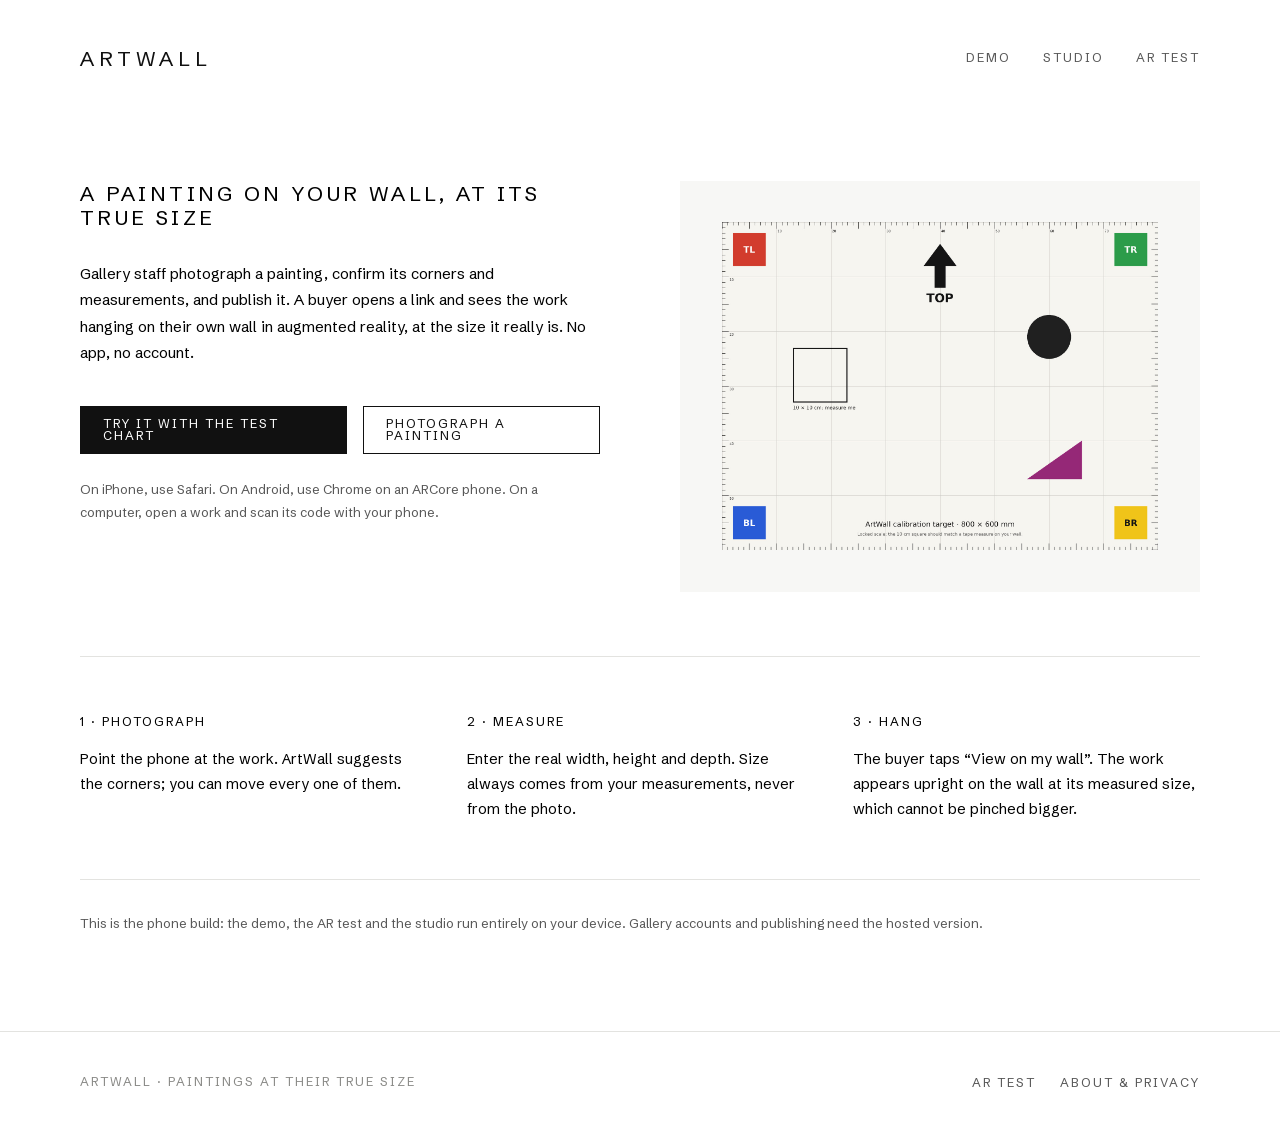
<file: artwall/index.html>
<!DOCTYPE html><html lang="en" class="NMy_5a_variable"><head><meta charSet="utf-8"/><meta name="viewport" content="width=device-width, initial-scale=1, viewport-fit=cover"/><link rel="preload" href="/artwall/_next/static/media/7a79a8532ddacb0c-s.p.1shg3f9j2jih-.woff2" as="font" crossorigin="" type="font/woff2"/><link rel="preload" href="/artwall/_next/static/media/ded494f396ddea9f-s.p.3j3x29wbycqkn.woff2" as="font" crossorigin="" type="font/woff2"/><link rel="preload" href="/artwall/demo/calibration-target/poster.jpg" as="image"/><link rel="stylesheet" href="/artwall/_next/static/chunks/1mej-q7yaf5xn.css" data-precedence="next"/><link rel="preload" as="script" fetchPriority="low" href="/artwall/_next/static/chunks/310vm2bl3xxpt.js"/><script src="/artwall/_next/static/chunks/27uw2qb0ponco.js" async=""></script><script src="/artwall/_next/static/chunks/3_rnq7tzsq25r.js" async=""></script><script src="/artwall/_next/static/chunks/2byeq6a-j782m.js" async=""></script><script src="/artwall/_next/static/chunks/turbopack-3t0lq1nxefxr3.js" async=""></script><script src="/artwall/_next/static/chunks/24ncsx3veul4p.js" async=""></script><meta name="theme-color" content="#ffffff"/><title>ArtWall</title><meta name="description" content="See a painting on your own wall at its true size."/><link rel="manifest" href="/artwall/manifest.webmanifest"/><meta name="mobile-web-app-capable" content="yes"/><meta name="apple-mobile-web-app-title" content="ArtWall"/><meta name="apple-mobile-web-app-status-bar-style" content="default"/><link rel="icon" href="/artwall/icons/icon-192.png"/><link rel="apple-touch-icon" href="/artwall/icons/apple-touch-icon.png"/><meta name="next-size-adjust" content=""/><script src="/artwall/_next/static/chunks/0cz1d0mv5g_q7.js" noModule=""></script></head><body><div hidden=""><!--$--><!--/$--></div><a href="#main" class="skip-link">Skip to content</a><header class="wrap flex items-center justify-between py-6 lg:py-10"><a class="text-[21px] tracking-[0.22em] text-[var(--color-ink)] no-underline" aria-label="ArtWall home" href="/artwall/">ARTWALL</a><nav aria-label="Main" class="hidden gap-8 md:flex"><a class="link" href="/artwall/demo/">Demo</a><a class="link" href="/artwall/studio/">Studio</a><a class="link" href="/artwall/diagnostics/ar/">AR test</a></nav><button type="button" class="link md:hidden" aria-expanded="false" aria-controls="mobile-nav">Menu</button></header><main id="main"><div class="wrap"><section class="grid gap-12 pb-16 pt-6 lg:grid-cols-2 lg:gap-20 lg:pt-16"><div><h1 class="heading">A painting on your wall, at its true size</h1><p class="mt-8 max-w-[34rem]">Gallery staff photograph a painting, confirm its corners and measurements, and publish it. A buyer opens a link and sees the work hanging on their own wall in augmented reality, at the size it really is. No app, no account.</p><div class="mt-10 flex flex-col gap-4 sm:flex-row"><a class="btn btn-primary" href="/artwall/demo/calibration-target/">Try it with the test chart</a><a class="btn btn-secondary" href="/artwall/studio/">Photograph a painting</a></div><p class="muted mt-6 text-[13px]">On iPhone, use Safari. On Android, use Chrome on an ARCore phone. On a computer, open a work and scan its code with your phone.</p></div><a class="ground block p-[8%]" aria-label="Open the calibration target" href="/artwall/demo/calibration-target/"><img src="/artwall/demo/calibration-target/poster.jpg" alt="ArtWall calibration target, 80 × 60 cm" class="w-full"/></a></section><section class="rule grid gap-10 py-14 md:grid-cols-3"><div><h2 class="label">1 · Photograph</h2><p class="mt-4 text-[14.5px]">Point the phone at the work. ArtWall suggests the corners; you can move every one of them.</p></div><div><h2 class="label">2 · Measure</h2><p class="mt-4 text-[14.5px]">Enter the real width, height and depth. Size always comes from your measurements, never from the photo.</p></div><div><h2 class="label">3 · Hang</h2><p class="mt-4 text-[14.5px]">The buyer taps “View on my wall”. The work appears upright on the wall at its measured size, which cannot be pinched bigger.</p></div></section><p class="muted rule pt-8 text-[13px]">This is the phone build: the demo, the AR test and the studio run entirely on your device. Gallery accounts and publishing need the hosted version.</p></div><!--$--><!--/$--></main><footer class="wrap rule mt-24 flex flex-col gap-3 py-10 text-[13px] sm:flex-row sm:items-center sm:justify-between"><span class="label text-[var(--color-faint)]">ArtWall · paintings at their true size</span><span class="flex gap-6"><a class="link" href="/artwall/diagnostics/ar/">AR test</a><a class="link" href="/artwall/about/">About &amp; privacy</a></span></footer><script id="_R_">(globalThis["TURBOPACK"] || (globalThis["TURBOPACK"] = [])).push({"otherChunks":["static/chunks/310vm2bl3xxpt.js","static/chunks/27uw2qb0ponco.js","static/chunks/3_rnq7tzsq25r.js","static/chunks/2byeq6a-j782m.js"],"runtimeModuleIds":[94553]});</script><script src="/artwall/_next/static/chunks/310vm2bl3xxpt.js" async=""></script><script>(self.__next_f=self.__next_f||[]).push([0])</script><script>self.__next_f.push([1,"1:\"$Sreact.fragment\"\n2:\"/artwall/_next/static/chunks/24ncsx3veul4p.js\"\n3:I[11557,[\"$2\"],\"SiteHeader\"]\n4:I[39756,[\"$2\"],\"default\"]\n5:I[37457,[\"$2\"],\"default\"]\n6:I[22016,[\"$2\"],\"\"]\n8:I[97367,[\"$2\"],\"OutletBoundary\"]\n9:\"$Sreact.suspense\"\nb:\"ViewportBoundary\"\nc:I[97367,[\"$2\"],\"$b\"]\ne:\"MetadataBoundary\"\nf:I[97367,[\"$2\"],\"$e\"]\n11:I[68027,[\"$2\"],\"default\",1]\n:HL[\"/artwall/_next/static/chunks/1mej-q7yaf5xn.css\",\"style\"]\n:HL[\"/artwall/_next/static/media/7a79a8532ddacb0c-s.p.1shg3f9j2jih-.woff2\",\"font\",{\"crossOrigin\":\"\",\"type\":\"font/woff2\"}]\n:HL[\"/artwall/_next/static/media/ded494f396ddea9f-s.p.3j3x29wbycqkn.woff2\",\"font\",{\"crossOrigin\":\"\",\"type\":\"font/woff2\"}]\n:HL[\"/artwall/demo/calibration-target/poster.jpg\",\"image\"]\n7:[[\"children\",{\"s\":\"__PAGE__\",\"h\":512,\"d\":{\"r\":[\"$\",\"$1\",\"c\",{\"children\":[[\"$\",\"div\",null,{\"className\":\"wrap\",\"children\":[[\"$\",\"section\",null,{\"className\":\"grid gap-12 pb-16 pt-6 lg:grid-cols-2 lg:gap-20 lg:pt-16\",\"children\":[[\"$\",\"div\",null,{\"children\":[[\"$\",\"h1\",null,{\"className\":\"heading\",\"children\":\"A painting on your wall, at its true size\"}],[\"$\",\"p\",null,{\"className\":\"mt-8 max-w-[34rem]\",\"children\":\"Gallery staff photograph a painting, confirm its corners and measurements, and publish it. A buyer opens a link and sees the work hanging on their own wall in augmented reality, at the size it really is. No app, no account.\"}],[\"$\",\"div\",null,{\"className\":\"mt-10 flex flex-col gap-4 sm:flex-row\",\"children\":[[\"$\",\"$L6\",null,{\"href\":\"/demo/calibration-target/\",\"className\":\"btn btn-primary\",\"children\":\"Try it with the test chart\"}],[\"$\",\"$L6\",null,{\"href\":\"/studio/\",\"className\":\"btn btn-secondary\",\"children\":\"Photograph a painting\"}]]}],[\"$\",\"p\",null,{\"className\":\"muted mt-6 text-[13px]\",\"children\":\"On iPhone, use Safari. On Android, use Chrome on an ARCore phone. On a computer, open a work and scan its code with your phone.\"}]]}],[\"$\",\"$L6\",null,{\"href\":\"/demo/calibration-target/\",\"className\":\"ground block p-[8%]\",\"aria-label\":\"Open the calibration target\",\"children\":[\"$\",\"img\",null,{\"src\":\"/artwall/demo/calibration-target/poster.jpg\",\"alt\":\"ArtWall calibration target, 80 × 60 cm\",\"className\":\"w-full\"}]}]]}],[\"$\",\"section\",null,{\"className\":\"rule grid gap-10 py-14 md:grid-cols-3\",\"children\":[[\"$\",\"div\",\"1 · Photograph\",{\"children\":[[\"$\",\"h2\",null,{\"className\":\"label\",\"children\":\"1 · Photograph\"}],[\"$\",\"p\",null,{\"className\":\"mt-4 text-[14.5px]\",\"children\":\"Point the phone at the work. ArtWall suggests the corners; you can move every one of them.\"}]]}],[\"$\",\"div\",\"2 · Measure\",{\"children\":[[\"$\",\"h2\",null,{\"className\":\"label\",\"children\":\"2 · Measure\"}],[\"$\",\"p\",null,{\"className\":\"mt-4 text-[14.5px]\",\"children\":\"Enter the real width, height and depth. Size always comes from your measurements, never from the photo.\"}]]}],[\"$\",\"div\",\"3 · Hang\",{\"children\":[[\"$\",\"h2\",null,{\"className\":\"label\",\"children\":\"3 · Hang\"}],[\"$\",\"p\",null,{\"className\":\"mt-4 text-[14.5px]\",\"children\":\"The buyer taps “View on my wall”. The work appears upright on the wall at its measured size, which cannot be pinched bigger.\"}]]}]]}],[\"$\",\"p\",null,{\"className\":\"muted rule pt-8 text-[13px]\",\"children\":\"This is the phone build: the demo, the AR test and the studio run entirely on your device. Gallery accounts and publishing need the hosted version.\"}]]}],null,[\"$\",\"$L8\",null,{\"children\":[\"$\",\"$9\",null,{\"name\":\"Next.MetadataOutlet\",\"children\":\"$@a\"}]}]]}],\"p\":false,\"v\":null}}]]\n0:{\"P\":null,\"c\":[\"\",\"\"],\"q\":\"\",\"i\":false,\"t\":{\"t\":{\"s\":\"\",\"h\":528,\"d\":{\"r\":[\"$\",\"$1\",\"c\",{\"children\":[[[\"$\",\"link\",\"0\",{\"rel\":\"stylesheet\",\"href\":\"/artwall/_next/static/chunks/1mej-q7yaf5xn.css\",\"precedence\":\"next\",\"crossOrigin\":\"$undefined\",\"nonce\":\"$undefined\"}],[\"$\",\"script\",\"script-0\",{\"src\":\"/artwall/_next/static/chunks/24ncsx3veul4p.js\",\"async\":true,\"nonce\":\"$undefined\"}]],[\"$\",\"html\",null,{\"lang\":\"en\",\"className\":\"NMy_5a_variable\",\"children\":[\"$\",\"body\",null,{\"children\":[[\"$\",\"a\",null,{\"href\":\"#main\",\"className\":\"skip-link\",\"children\":\"Skip to content\"}],[\"$\",\"$L3\",null,{}],[\"$\",\"main\",null,{\"id\":\"main\",\"children\":[\"$\",\"$L4\",null,{\"parallelRouterKey\":\"children\",\"error\":\"$undefined\",\"errorStyles\":\"$undefined\",\"errorScripts\":\"$undefined\",\"template\":[\"$\",\"$L5\",null,{}],\"templateStyles\":\"$undefined\",\"templateScripts\":\"$undefined\",\"notFound\":[[\"$\",\"div\",null,{\"className\":\"wrap pt-12\",\"children\":[[\"$\",\"h1\",null,{\"className\":\"heading\",\"children\":\"Not found\"}],[\"$\",\"p\",null,{\"className\":\"mt-6\",\"children\":\"This work is not published, the link has expired, or the address is wrong.\"}],[\"$\",\"$L6\",null,{\"href\":\"/demo/\",\"className\":\"btn btn-secondary mt-10\",\"children\":\"See the demo works\"}]]}],[]],\"forbidden\":\"$undefined\",\"unauthorized\":\"$undefined\"}]}],[\"$\",\"footer\",null,{\"className\":\"wrap rule mt-24 flex flex-col gap-3 py-10 text-[13px] sm:flex-row sm:items-center sm:justify-between\",\"children\":[[\"$\",\"span\",null,{\"className\":\"label text-[var(--color-faint)]\",\"children\":\"ArtWall · paintings at their true size\"}],[\"$\",\"span\",null,{\"className\":\"flex gap-6\",\"children\":[[\"$\",\"$L6\",null,{\"className\":\"link\",\"href\":\"/diagnostics/ar/\",\"children\":\"AR test\"}],[\"$\",\"$L6\",null,{\"className\":\"link\",\"href\":\"/about/\",\"children\":\"About \u0026 privacy\"}]]}]]}]]}]}]]}],\"p\":false,\"v\":null},\"c\":\"$Q7\"},\"h\":{\"r\":[\"$\",\"$1\",\"h\",{\"children\":[null,[\"$\",\"$Lc\",null,{\"children\":\"$Ld\"}],[\"$\",\"$Lf\",null,{\"children\":[[\"$\",\"div\",null,{\"hidden\":true,\"children\":[\"$\",\"$9\",null,{\"name\":\"Next.Metadata\",\"children\":\"$L10\"}]}],null]}],[\"$\",\"meta\",null,{\"name\":\"next-size-adjust\",\"content\":\"\"}]]}],\"p\":false,\"v\":null}},\"m\":\"$undefined\",\"G\":[\"$11\",[[\"$\",\"link\",\"0\",{\"rel\":\"stylesheet\",\"href\":\"/artwall/_next/static/chunks/1mej-q7yaf5xn.css\",\"precedence\":\"next\",\"crossOrigin\":\"$undefined\",\"nonce\":\"$undefined\"}]]],\"S\":true,\"r\":\"$undefined\",\"s\":\"$undefined\",\"a\":\"$undefined\",\"l\":\"$undefined\",\"p\":\"$undefined\",\"d\":\"$undefined\",\"b\":\"Tv8RKZIAP0S5U1DkNwx6n\"}\nd:[[\"$\",\"meta\",\"0\",{\"charSet\":\"utf-8\"}],[\"$\",\"meta\",\"1\",{\"name\":\"viewport\",\"content\":\"width=device-width, initial-scale=1, viewport-fit=cover\"}],[\"$\",\"meta\",\"2\",{\"name\":\"theme-color\",\"content\":\"#ffffff\"}]]\n12:I[27201,[\"$2\"],\"IconMark\"]\na:null\n10:[[\"$\",\"title\",\"0\",{\"children\":\"ArtWall\"}],[\"$\",\"meta\",\"1\",{\"name\":\"description\",\"content\":\"See a painting on your own wall at its true size.\"}],[\"$\",\"link\",\"2\",{\"rel\":\"manifest\",\"href\":\"/artwall/manifest.webmanifest\",\"crossOrigin\":\"$undefined\"}],[\"$\",\"meta\",\"3\",{\"name\":\"mobile-web-app-capable\",\"content\":\"yes\"}],[\"$\",\"meta\",\"4\",{\"name\":\"apple-mobile-web-app-title\",\"content\":\"ArtWall\"}],[\"$\",\"meta\",\"5\",{\"name\":\"apple-mobile-web-app-status-bar-style\",\"content\":\"default\"}],[\"$\",\"link\",\"6\",{\"rel\":\"icon\",\"href\":\"/artwall/icons/icon-192.png\"}],[\"$\",\"link\",\"7\",{\"rel\":\"apple-touch-icon\",\"href\":\"/artwall/icons/apple-touch-icon.png\"}],[\"$\",\"$L12\",\"8\",{}]]\n"])</script></body></html>
</file>
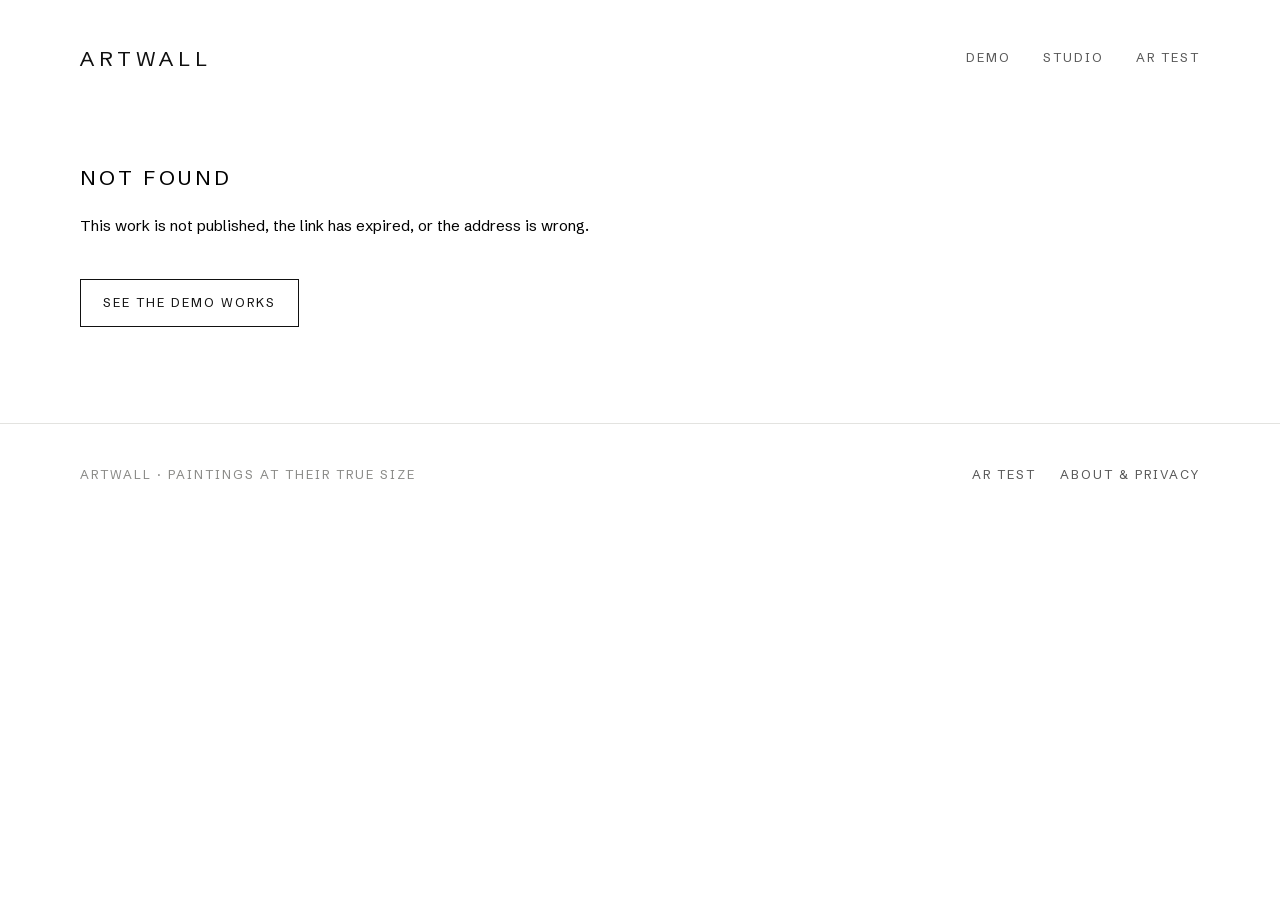
<file: artwall/404/index.html>
<!DOCTYPE html><html lang="en" class="NMy_5a_variable"><head><meta charSet="utf-8"/><meta name="viewport" content="width=device-width, initial-scale=1, viewport-fit=cover"/><link rel="stylesheet" href="/artwall/_next/static/chunks/1mej-q7yaf5xn.css" data-precedence="next"/><link rel="preload" as="script" fetchPriority="low" href="/artwall/_next/static/chunks/310vm2bl3xxpt.js"/><script src="/artwall/_next/static/chunks/27uw2qb0ponco.js" async=""></script><script src="/artwall/_next/static/chunks/3_rnq7tzsq25r.js" async=""></script><script src="/artwall/_next/static/chunks/2byeq6a-j782m.js" async=""></script><script src="/artwall/_next/static/chunks/turbopack-3t0lq1nxefxr3.js" async=""></script><script src="/artwall/_next/static/chunks/24ncsx3veul4p.js" async=""></script><meta name="robots" content="noindex"/><meta name="theme-color" content="#ffffff"/><title>ArtWall</title><meta name="description" content="See a painting on your own wall at its true size."/><link rel="manifest" href="/artwall/manifest.webmanifest"/><meta name="mobile-web-app-capable" content="yes"/><meta name="apple-mobile-web-app-title" content="ArtWall"/><meta name="apple-mobile-web-app-status-bar-style" content="default"/><link rel="icon" href="/artwall/icons/icon-192.png"/><link rel="apple-touch-icon" href="/artwall/icons/apple-touch-icon.png"/><meta name="next-size-adjust" content=""/><script src="/artwall/_next/static/chunks/0cz1d0mv5g_q7.js" noModule=""></script></head><body><div hidden=""><!--$--><!--/$--></div><a href="#main" class="skip-link">Skip to content</a><header class="wrap flex items-center justify-between py-6 lg:py-10"><a class="text-[21px] tracking-[0.22em] text-[var(--color-ink)] no-underline" aria-label="ArtWall home" href="/artwall/">ARTWALL</a><nav aria-label="Main" class="hidden gap-8 md:flex"><a class="link" href="/artwall/demo/">Demo</a><a class="link" href="/artwall/studio/">Studio</a><a class="link" href="/artwall/diagnostics/ar/">AR test</a></nav><button type="button" class="link md:hidden" aria-expanded="false" aria-controls="mobile-nav">Menu</button></header><main id="main"><div class="wrap pt-12"><h1 class="heading">Not found</h1><p class="mt-6">This work is not published, the link has expired, or the address is wrong.</p><a class="btn btn-secondary mt-10" href="/artwall/demo/">See the demo works</a></div><!--$--><!--/$--></main><footer class="wrap rule mt-24 flex flex-col gap-3 py-10 text-[13px] sm:flex-row sm:items-center sm:justify-between"><span class="label text-[var(--color-faint)]">ArtWall · paintings at their true size</span><span class="flex gap-6"><a class="link" href="/artwall/diagnostics/ar/">AR test</a><a class="link" href="/artwall/about/">About &amp; privacy</a></span></footer><script id="_R_">(globalThis["TURBOPACK"] || (globalThis["TURBOPACK"] = [])).push({"otherChunks":["static/chunks/310vm2bl3xxpt.js","static/chunks/27uw2qb0ponco.js","static/chunks/3_rnq7tzsq25r.js","static/chunks/2byeq6a-j782m.js"],"runtimeModuleIds":[94553]});</script><script src="/artwall/_next/static/chunks/310vm2bl3xxpt.js" async=""></script><script>(self.__next_f=self.__next_f||[]).push([0])</script><script>self.__next_f.push([1,"1:\"$Sreact.fragment\"\n2:\"/artwall/_next/static/chunks/24ncsx3veul4p.js\"\n3:I[11557,[\"$2\"],\"SiteHeader\"]\n4:I[39756,[\"$2\"],\"default\"]\n5:I[37457,[\"$2\"],\"default\"]\n6:I[22016,[\"$2\"],\"\"]\na:I[97367,[\"$2\"],\"OutletBoundary\"]\nb:\"$Sreact.suspense\"\nd:\"ViewportBoundary\"\ne:I[97367,[\"$2\"],\"$d\"]\n10:\"MetadataBoundary\"\n11:I[97367,[\"$2\"],\"$10\"]\n13:I[68027,[\"$2\"],\"default\",1]\n:HL[\"/artwall/_next/static/chunks/1mej-q7yaf5xn.css\",\"style\"]\n8:X\n9:[[\"children\",{\"s\":\"__PAGE__\",\"h\":512,\"d\":{\"r\":[\"$\",\"$1\",\"c\",{\"children\":[[\"$\",\"div\",null,{\"className\":\"wrap pt-12\",\"children\":[[\"$\",\"h1\",null,{\"className\":\"heading\",\"children\":\"Not found\"}],[\"$\",\"p\",null,{\"className\":\"mt-6\",\"children\":\"This work is not published, the link has expired, or the address is wrong.\"}],[\"$\",\"$L6\",null,{\"href\":\"/demo/\",\"className\":\"btn btn-secondary mt-10\",\"children\":\"See the demo works\"}]]}],null,[\"$\",\"$La\",null,{\"children\":[\"$\",\"$b\",null,{\"name\":\"Next.MetadataOutlet\",\"children\":\"$@c\"}]}]]}],\"p\":false,\"v\":null}}]]\n7:[[\"children\",{\"s\":\"/_not-found\",\"h\":512,\"d\":{\"r\":[\"$\",\"$1\",\"c\",{\"children\":[null,[\"$\",\"$L4\",null,{\"parallelRouterKey\":\"children\",\"error\":\"$undefined\",\"errorStyles\":\"$undefined\",\"errorScripts\":\"$undefined\",\"template\":[\"$\",\"$L5\",null,{}],\"templateStyles\":\"$undefined\",\"templateScripts\":\"$undefined\",\"notFound\":\"$undefined\",\"forbidden\":\"$undefined\",\"unauthorized\":\"$undefined\"}]]}],\"p\":false,\"v\":\"$8\"},\"c\":\"$Q9\"}]]\n0:{\"P\":null,\"c\":[\"\",\"_not-found\",\"\"],\"q\":\"\",\"i\":false,\"t\":{\"t\":{\"s\":\"\",\"h\":528,\"d\":{\"r\":[\"$\",\"$1\",\"c\",{\"children\":[[[\"$\",\"link\",\"0\",{\"rel\":\"stylesheet\",\"href\":\"/artwall/_next/static/chunks/1mej-q7yaf5xn.css\",\"precedence\":\"next\",\"crossOrigin\":\"$undefined\",\"nonce\":\"$undefined\"}],[\"$\",\"script\",\"script-0\",{\"src\":\"/artwall/_next/static/chunks/24ncsx3veul4p.js\",\"async\":true,\"nonce\":\"$undefined\"}]],[\"$\",\"html\",null,{\"lang\":\"en\",\"className\":\"NMy_5a_variable\",\"children\":[\"$\",\"body\",null,{\"children\":[[\"$\",\"a\",null,{\"href\":\"#main\",\"className\":\"skip-link\",\"children\":\"Skip to content\"}],[\"$\",\"$L3\",null,{}],[\"$\",\"main\",null,{\"id\":\"main\",\"children\":[\"$\",\"$L4\",null,{\"parallelRouterKey\":\"children\",\"error\":\"$undefined\",\"errorStyles\":\"$undefined\",\"errorScripts\":\"$undefined\",\"template\":[\"$\",\"$L5\",null,{}],\"templateStyles\":\"$undefined\",\"templateScripts\":\"$undefined\",\"notFound\":[[\"$\",\"div\",null,{\"className\":\"wrap pt-12\",\"children\":[[\"$\",\"h1\",null,{\"className\":\"heading\",\"children\":\"Not found\"}],[\"$\",\"p\",null,{\"className\":\"mt-6\",\"children\":\"This work is not published, the link has expired, or the address is wrong.\"}],[\"$\",\"$L6\",null,{\"href\":\"/demo/\",\"className\":\"btn btn-secondary mt-10\",\"children\":\"See the demo works\"}]]}],[]],\"forbidden\":\"$undefined\",\"unauthorized\":\"$undefined\"}]}],[\"$\",\"footer\",null,{\"className\":\"wrap rule mt-24 flex flex-col gap-3 py-10 text-[13px] sm:flex-row sm:items-center sm:justify-between\",\"children\":[[\"$\",\"span\",null,{\"className\":\"label text-[var(--color-faint)]\",\"children\":\"ArtWall · paintings at their true size\"}],[\"$\",\"span\",null,{\"className\":\"flex gap-6\",\"children\":[[\"$\",\"$L6\",null,{\"className\":\"link\",\"href\":\"/diagnostics/ar/\",\"children\":\"AR test\"}],[\"$\",\"$L6\",null,{\"className\":\"link\",\"href\":\"/about/\",\"children\":\"About \u0026 privacy\"}]]}]]}]]}]}]]}],\"p\":false,\"v\":null},\"c\":\"$Q7\"},\"h\":{\"r\":[\"$\",\"$1\",\"h\",{\"children\":[[\"$\",\"meta\",null,{\"name\":\"robots\",\"content\":\"noindex\"}],[\"$\",\"$Le\",null,{\"children\":\"$Lf\"}],[\"$\",\"$L11\",null,{\"children\":[[\"$\",\"div\",null,{\"hidden\":true,\"children\":[\"$\",\"$b\",null,{\"name\":\"Next.Metadata\",\"children\":\"$L12\"}]}],null]}],[\"$\",\"meta\",null,{\"name\":\"next-size-adjust\",\"content\":\"\"}]]}],\"p\":false,\"v\":null}},\"m\":\"$undefined\",\"G\":[\"$13\",[[\"$\",\"link\",\"0\",{\"rel\":\"stylesheet\",\"href\":\"/artwall/_next/static/chunks/1mej-q7yaf5xn.css\",\"precedence\":\"next\",\"crossOrigin\":\"$undefined\",\"nonce\":\"$undefined\"}]]],\"S\":true,\"r\":\"$undefined\",\"s\":\"$undefined\",\"a\":\"$undefined\",\"l\":\"$undefined\",\"p\":\"$undefined\",\"d\":\"$undefined\",\"b\":\"Tv8RKZIAP0S5U1DkNwx6n\"}\n8:C\nf:[[\"$\",\"meta\",\"0\",{\"charSet\":\"utf-8\"}],[\"$\",\"meta\",\"1\",{\"name\":\"viewport\",\"content\":\"width=device-width, initial-scale=1, viewport-fit=cover\"}],[\"$\",\"meta\",\"2\",{\"name\":\"theme-color\",\"content\":\"#ffffff\"}]]\n14:I[27201,[\"$2\"],\"IconMark\"]\nc:null\n12:[[\"$\",\"title\",\"0\",{\"children\":\"ArtWall\"}],[\"$\",\"meta\",\"1\",{\"name\":\"description\",\"content\":\"See a painting on your own wall at its true size.\"}],[\"$\",\"link\",\"2\",{\"rel\":\"manifest\",\"href\":\"/artwall/manifest.webmanifest\",\"crossOrigin\":\"$undefined\"}],[\"$\",\"meta\",\"3\",{\"name\":\"mobile-web-app-capable\",\"content\":\"yes\"}],[\"$\",\"meta\",\"4\",{\"name\":\"apple-mobile-web-app-title\",\"content\":\"ArtWall\"}],[\"$\",\"meta\",\"5\",{\"name\":\"apple-mobile-web-app-status-bar-style\",\"content\":\"default\"}],[\"$\",\"link\",\"6\",{\"rel\":\"icon\",\"href\":\"/artwall/icons/icon-192.png\"}],[\"$\",\"link\",\"7\",{\"rel\":\"apple-touch-icon\",\"href\":\"/artwall/icons/apple-touch-icon.png\"}],[\"$\",\"$L14\",\"8\",{}]]\n"])</script></body></html>
</file>
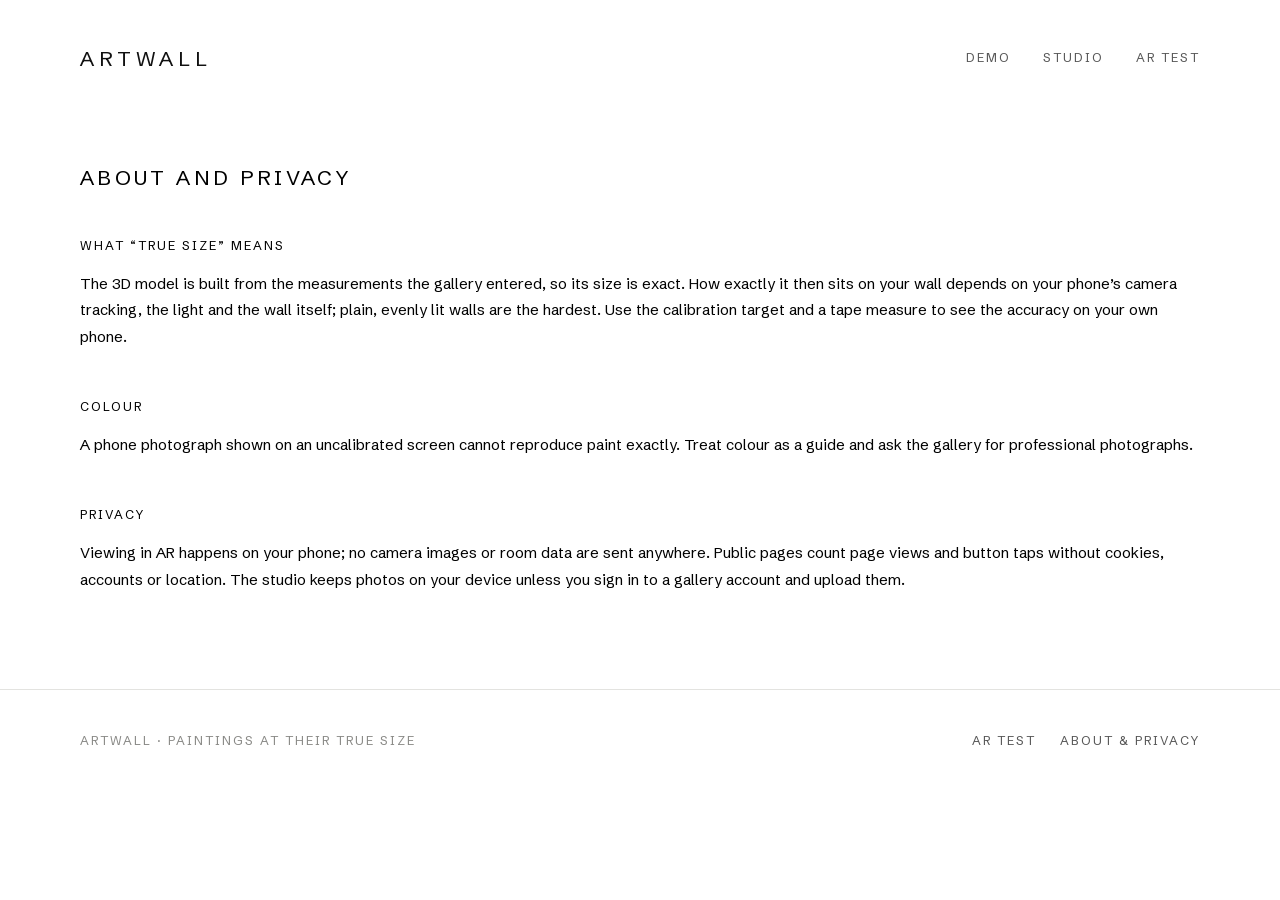
<file: artwall/about/index.html>
<!DOCTYPE html><html lang="en" class="NMy_5a_variable"><head><meta charSet="utf-8"/><meta name="viewport" content="width=device-width, initial-scale=1, viewport-fit=cover"/><link rel="preload" href="/artwall/_next/static/media/7a79a8532ddacb0c-s.p.1shg3f9j2jih-.woff2" as="font" crossorigin="" type="font/woff2"/><link rel="preload" href="/artwall/_next/static/media/ded494f396ddea9f-s.p.3j3x29wbycqkn.woff2" as="font" crossorigin="" type="font/woff2"/><link rel="stylesheet" href="/artwall/_next/static/chunks/1mej-q7yaf5xn.css" data-precedence="next"/><link rel="preload" as="script" fetchPriority="low" href="/artwall/_next/static/chunks/310vm2bl3xxpt.js"/><script src="/artwall/_next/static/chunks/27uw2qb0ponco.js" async=""></script><script src="/artwall/_next/static/chunks/3_rnq7tzsq25r.js" async=""></script><script src="/artwall/_next/static/chunks/2byeq6a-j782m.js" async=""></script><script src="/artwall/_next/static/chunks/turbopack-3t0lq1nxefxr3.js" async=""></script><script src="/artwall/_next/static/chunks/24ncsx3veul4p.js" async=""></script><meta name="theme-color" content="#ffffff"/><title>About and privacy · ArtWall</title><meta name="description" content="See a painting on your own wall at its true size."/><link rel="manifest" href="/artwall/manifest.webmanifest"/><meta name="mobile-web-app-capable" content="yes"/><meta name="apple-mobile-web-app-title" content="ArtWall"/><meta name="apple-mobile-web-app-status-bar-style" content="default"/><link rel="icon" href="/artwall/icons/icon-192.png"/><link rel="apple-touch-icon" href="/artwall/icons/apple-touch-icon.png"/><meta name="next-size-adjust" content=""/><script src="/artwall/_next/static/chunks/0cz1d0mv5g_q7.js" noModule=""></script></head><body><div hidden=""><!--$--><!--/$--></div><a href="#main" class="skip-link">Skip to content</a><header class="wrap flex items-center justify-between py-6 lg:py-10"><a class="text-[21px] tracking-[0.22em] text-[var(--color-ink)] no-underline" aria-label="ArtWall home" href="/artwall/">ARTWALL</a><nav aria-label="Main" class="hidden gap-8 md:flex"><a class="link" href="/artwall/demo/">Demo</a><a class="link" href="/artwall/studio/">Studio</a><a class="link" href="/artwall/diagnostics/ar/">AR test</a></nav><button type="button" class="link md:hidden" aria-expanded="false" aria-controls="mobile-nav">Menu</button></header><main id="main"><div class="wrap max-w-[46rem] pt-6 lg:pt-12"><h1 class="heading">About and privacy</h1><h2 class="label mt-12">What “true size” means</h2><p class="mt-4">The 3D model is built from the measurements the gallery entered, so its size is exact. How exactly it then sits on your wall depends on your phone’s camera tracking, the light and the wall itself; plain, evenly lit walls are the hardest. Use the calibration target and a tape measure to see the accuracy on your own phone.</p><h2 class="label mt-12">Colour</h2><p class="mt-4">A phone photograph shown on an uncalibrated screen cannot reproduce paint exactly. Treat colour as a guide and ask the gallery for professional photographs.</p><h2 class="label mt-12">Privacy</h2><p class="mt-4">Viewing in AR happens on your phone; no camera images or room data are sent anywhere. Public pages count page views and button taps without cookies, accounts or location. The studio keeps photos on your device unless you sign in to a gallery account and upload them.</p></div><!--$--><!--/$--></main><footer class="wrap rule mt-24 flex flex-col gap-3 py-10 text-[13px] sm:flex-row sm:items-center sm:justify-between"><span class="label text-[var(--color-faint)]">ArtWall · paintings at their true size</span><span class="flex gap-6"><a class="link" href="/artwall/diagnostics/ar/">AR test</a><a class="link" href="/artwall/about/">About &amp; privacy</a></span></footer><script id="_R_">(globalThis["TURBOPACK"] || (globalThis["TURBOPACK"] = [])).push({"otherChunks":["static/chunks/310vm2bl3xxpt.js","static/chunks/27uw2qb0ponco.js","static/chunks/3_rnq7tzsq25r.js","static/chunks/2byeq6a-j782m.js"],"runtimeModuleIds":[94553]});</script><script src="/artwall/_next/static/chunks/310vm2bl3xxpt.js" async=""></script><script>(self.__next_f=self.__next_f||[]).push([0])</script><script>self.__next_f.push([1,"1:\"$Sreact.fragment\"\n2:\"/artwall/_next/static/chunks/24ncsx3veul4p.js\"\n3:I[11557,[\"$2\"],\"SiteHeader\"]\n4:I[39756,[\"$2\"],\"default\"]\n5:I[37457,[\"$2\"],\"default\"]\n6:I[22016,[\"$2\"],\"\"]\na:I[97367,[\"$2\"],\"OutletBoundary\"]\nb:\"$Sreact.suspense\"\nd:\"ViewportBoundary\"\ne:I[97367,[\"$2\"],\"$d\"]\n10:\"MetadataBoundary\"\n11:I[97367,[\"$2\"],\"$10\"]\n13:I[68027,[\"$2\"],\"default\",1]\n:HL[\"/artwall/_next/static/chunks/1mej-q7yaf5xn.css\",\"style\"]\n:HL[\"/artwall/_next/static/media/7a79a8532ddacb0c-s.p.1shg3f9j2jih-.woff2\",\"font\",{\"crossOrigin\":\"\",\"type\":\"font/woff2\"}]\n:HL[\"/artwall/_next/static/media/ded494f396ddea9f-s.p.3j3x29wbycqkn.woff2\",\"font\",{\"crossOrigin\":\"\",\"type\":\"font/woff2\"}]\n8:X\n9:[[\"children\",{\"s\":\"__PAGE__\",\"h\":512,\"d\":{\"r\":[\"$\",\"$1\",\"c\",{\"children\":[[\"$\",\"div\",null,{\"className\":\"wrap max-w-[46rem] pt-6 lg:pt-12\",\"children\":[[\"$\",\"h1\",null,{\"className\":\"heading\",\"children\":\"About and privacy\"}],[\"$\",\"h2\",null,{\"className\":\"label mt-12\",\"children\":\"What “true size” means\"}],[\"$\",\"p\",null,{\"className\":\"mt-4\",\"children\":\"The 3D model is built from the measurements the gallery entered, so its size is exact. How exactly it then sits on your wall depends on your phone’s camera tracking, the light and the wall itself; plain, evenly lit walls are the hardest. Use the calibration target and a tape measure to see the accuracy on your own phone.\"}],[\"$\",\"h2\",null,{\"className\":\"label mt-12\",\"children\":\"Colour\"}],[\"$\",\"p\",null,{\"className\":\"mt-4\",\"children\":\"A phone photograph shown on an uncalibrated screen cannot reproduce paint exactly. Treat colour as a guide and ask the gallery for professional photographs.\"}],[\"$\",\"h2\",null,{\"className\":\"label mt-12\",\"children\":\"Privacy\"}],[\"$\",\"p\",null,{\"className\":\"mt-4\",\"children\":\"Viewing in AR happens on your phone; no camera images or room data are sent anywhere. Public pages count page views and button taps without cookies, accounts or location. The studio keeps photos on your device unless you sign in to a gallery account and upload them.\"}]]}],null,[\"$\",\"$La\",null,{\"children\":[\"$\",\"$b\",null,{\"name\":\"Next.MetadataOutlet\",\"children\":\"$@c\"}]}]]}],\"p\":false,\"v\":null}}]]\n7:[[\"children\",{\"s\":\"about\",\"h\":512,\"d\":{\"r\":[\"$\",\"$1\",\"c\",{\"children\":[null,[\"$\",\"$L4\",null,{\"parallelRouterKey\":\"children\",\"error\":\"$undefined\",\"errorStyles\":\"$undefined\",\"errorScripts\":\"$undefined\",\"template\":[\"$\",\"$L5\",null,{}],\"templateStyles\":\"$undefined\",\"templateScripts\":\"$undefined\",\"notFound\":\"$undefined\",\"forbidden\":\"$undefined\",\"unauthorized\":\"$undefined\"}]]}],\"p\":false,\"v\":\"$8\"},\"c\":\"$Q9\"}]]\n0:{\"P\":null,\"c\":[\"\",\"about\",\"\"],\"q\":\"\",\"i\":false,\"t\":{\"t\":{\"s\":\"\",\"h\":528,\"d\":{\"r\":[\"$\",\"$1\",\"c\",{\"children\":[[[\"$\",\"link\",\"0\",{\"rel\":\"stylesheet\",\"href\":\"/artwall/_next/static/chunks/1mej-q7yaf5xn.css\",\"precedence\":\"next\",\"crossOrigin\":\"$undefined\",\"nonce\":\"$undefined\"}],[\"$\",\"script\",\"script-0\",{\"src\":\"/artwall/_next/static/chunks/24ncsx3veul4p.js\",\"async\":true,\"nonce\":\"$undefined\"}]],[\"$\",\"html\",null,{\"lang\":\"en\",\"className\":\"NMy_5a_variable\",\"children\":[\"$\",\"body\",null,{\"children\":[[\"$\",\"a\",null,{\"href\":\"#main\",\"className\":\"skip-link\",\"children\":\"Skip to content\"}],[\"$\",\"$L3\",null,{}],[\"$\",\"main\",null,{\"id\":\"main\",\"children\":[\"$\",\"$L4\",null,{\"parallelRouterKey\":\"children\",\"error\":\"$undefined\",\"errorStyles\":\"$undefined\",\"errorScripts\":\"$undefined\",\"template\":[\"$\",\"$L5\",null,{}],\"templateStyles\":\"$undefined\",\"templateScripts\":\"$undefined\",\"notFound\":[[\"$\",\"div\",null,{\"className\":\"wrap pt-12\",\"children\":[[\"$\",\"h1\",null,{\"className\":\"heading\",\"children\":\"Not found\"}],[\"$\",\"p\",null,{\"className\":\"mt-6\",\"children\":\"This work is not published, the link has expired, or the address is wrong.\"}],[\"$\",\"$L6\",null,{\"href\":\"/demo/\",\"className\":\"btn btn-secondary mt-10\",\"children\":\"See the demo works\"}]]}],[]],\"forbidden\":\"$undefined\",\"unauthorized\":\"$undefined\"}]}],[\"$\",\"footer\",null,{\"className\":\"wrap rule mt-24 flex flex-col gap-3 py-10 text-[13px] sm:flex-row sm:items-center sm:justify-between\",\"children\":[[\"$\",\"span\",null,{\"className\":\"label text-[var(--color-faint)]\",\"children\":\"ArtWall · paintings at their true size\"}],[\"$\",\"span\",null,{\"className\":\"flex gap-6\",\"children\":[[\"$\",\"$L6\",null,{\"className\":\"link\",\"href\":\"/diagnostics/ar/\",\"children\":\"AR test\"}],[\"$\",\"$L6\",null,{\"className\":\"link\",\"href\":\"/about/\",\"children\":\"About \u0026 privacy\"}]]}]]}]]}]}]]}],\"p\":false,\"v\":null},\"c\":\"$Q7\"},\"h\":{\"r\":[\"$\",\"$1\",\"h\",{\"children\":[null,[\"$\",\"$Le\",null,{\"children\":\"$Lf\"}],[\"$\",\"$L11\",null,{\"children\":[[\"$\",\"div\",null,{\"hidden\":true,\"children\":[\"$\",\"$b\",null,{\"name\":\"Next.Metadata\",\"children\":\"$L12\"}]}],null]}],[\"$\",\"meta\",null,{\"name\":\"next-size-adjust\",\"content\":\"\"}]]}],\"p\":false,\"v\":null}},\"m\":\"$undefined\",\"G\":[\"$13\",[[\"$\",\"link\",\"0\",{\"rel\":\"stylesheet\",\"href\":\"/artwall/_next/static/chunks/1mej-q7yaf5xn.css\",\"precedence\":\"next\",\"crossOrigin\":\"$undefined\",\"nonce\":\"$undefined\"}]]],\"S\":true,\"r\":\"$undefined\",\"s\":\"$undefined\",\"a\":\"$undefined\",\"l\":\"$undefined\",\"p\":\"$undefined\",\"d\":\"$undefined\",\"b\":\"Tv8RKZIAP0S5U1DkNwx6n\"}\n8:C\nf:[[\"$\",\"meta\",\"0\",{\"charSet\":\"utf-8\"}],[\"$\",\"meta\",\"1\",{\"name\":\"viewport\",\"content\":\"width=device-width, initial-scale=1, viewport-fit=cover\"}],[\"$\",\"meta\",\"2\",{\"name\":\"theme-color\",\"content\":\"#ffffff\"}]]\n14:I[27201,[\"$2\"],\"IconMark\"]\nc:null\n12:[[\"$\",\"title\",\"0\",{\"children\":\"About and privacy · ArtWall\"}],[\"$\",\"meta\",\"1\",{\"name\":\"description\",\"content\":\"See a painting on your own wall at its true size.\"}],[\"$\",\"link\",\"2\",{\"rel\":\"manifest\",\"href\":\"/artwall/manifest.webmanifest\",\"crossOrigin\":\"$undefined\"}],[\"$\",\"meta\",\"3\",{\"name\":\"mobile-web-app-capable\",\"content\":\"yes\"}],[\"$\",\"meta\",\"4\",{\"name\":\"apple-mobile-web-app-title\",\"content\":\"ArtWall\"}],[\"$\",\"meta\",\"5\",{\"name\":\"apple-mobile-web-app-status-bar-style\",\"content\":\"default\"}],[\"$\",\"link\",\"6\",{\"rel\":\"icon\",\"href\":\"/artwall/icons/icon-192.png\"}],[\"$\",\"link\",\"7\",{\"rel\":\"apple-touch-icon\",\"href\":\"/artwall/icons/apple-touch-icon.png\"}],[\"$\",\"$L14\",\"8\",{}]]\n"])</script></body></html>
</file>
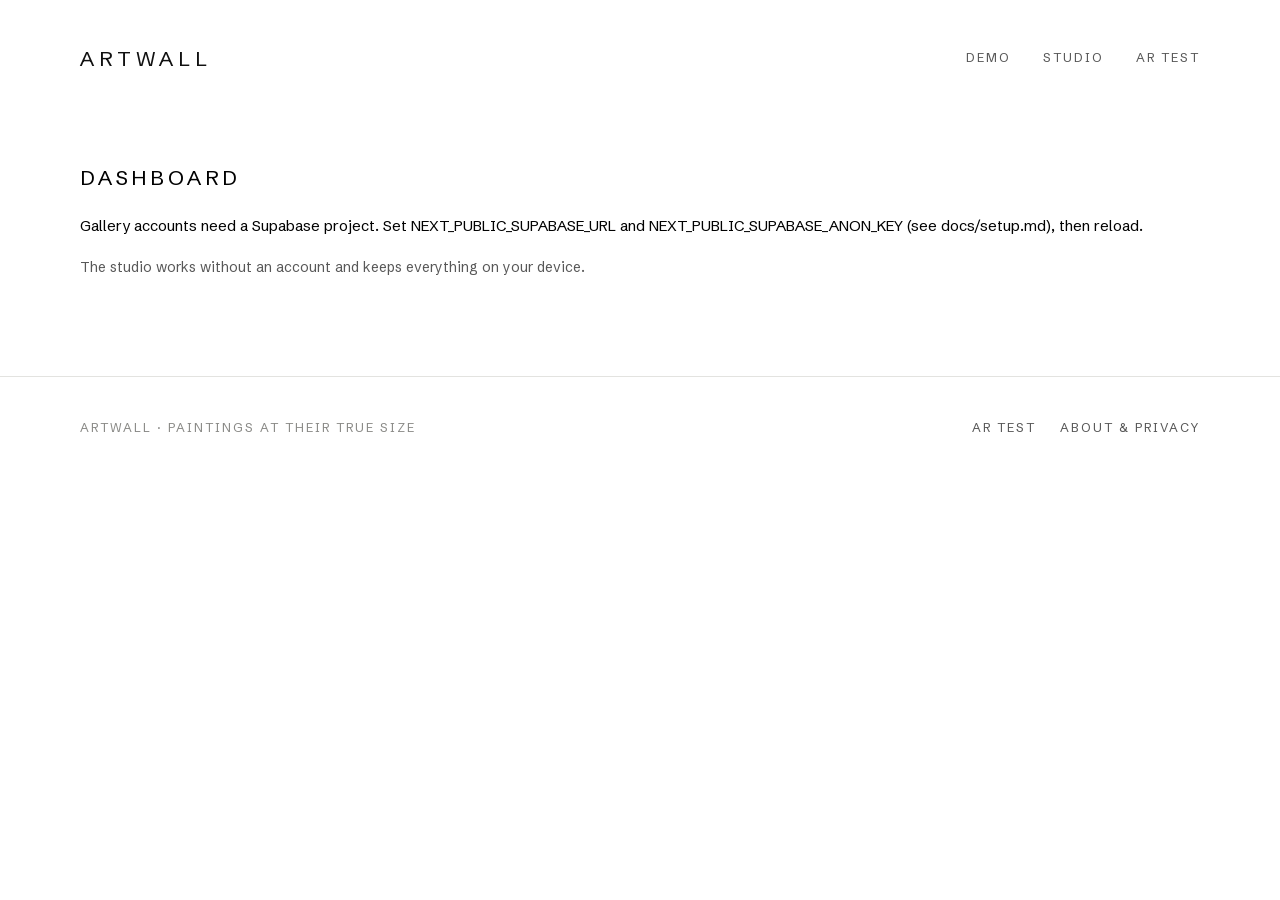
<file: artwall/dashboard/index.html>
<!DOCTYPE html><html lang="en" class="NMy_5a_variable"><head><meta charSet="utf-8"/><meta name="viewport" content="width=device-width, initial-scale=1, viewport-fit=cover"/><link rel="preload" href="/artwall/_next/static/media/7a79a8532ddacb0c-s.p.1shg3f9j2jih-.woff2" as="font" crossorigin="" type="font/woff2"/><link rel="preload" href="/artwall/_next/static/media/ded494f396ddea9f-s.p.3j3x29wbycqkn.woff2" as="font" crossorigin="" type="font/woff2"/><link rel="stylesheet" href="/artwall/_next/static/chunks/1mej-q7yaf5xn.css" data-precedence="next"/><link rel="preload" as="script" fetchPriority="low" href="/artwall/_next/static/chunks/310vm2bl3xxpt.js"/><script src="/artwall/_next/static/chunks/27uw2qb0ponco.js" async=""></script><script src="/artwall/_next/static/chunks/3_rnq7tzsq25r.js" async=""></script><script src="/artwall/_next/static/chunks/2byeq6a-j782m.js" async=""></script><script src="/artwall/_next/static/chunks/turbopack-3t0lq1nxefxr3.js" async=""></script><script src="/artwall/_next/static/chunks/24ncsx3veul4p.js" async=""></script><script src="/artwall/_next/static/chunks/3q14id9puv5q8.js" async=""></script><script src="/artwall/_next/static/chunks/2iexyxdct-_yz.js" async=""></script><script src="/artwall/_next/static/chunks/31pdxjlyr82t4.js" async=""></script><script src="/artwall/_next/static/chunks/2dfa5pnzh_shb.js" async=""></script><meta name="theme-color" content="#ffffff"/><title>Dashboard · ArtWall</title><meta name="description" content="See a painting on your own wall at its true size."/><link rel="manifest" href="/artwall/manifest.webmanifest"/><meta name="robots" content="noindex"/><meta name="mobile-web-app-capable" content="yes"/><meta name="apple-mobile-web-app-title" content="ArtWall"/><meta name="apple-mobile-web-app-status-bar-style" content="default"/><link rel="icon" href="/artwall/icons/icon-192.png"/><link rel="apple-touch-icon" href="/artwall/icons/apple-touch-icon.png"/><meta name="next-size-adjust" content=""/><script src="/artwall/_next/static/chunks/0cz1d0mv5g_q7.js" noModule=""></script></head><body><div hidden=""><!--$--><!--/$--></div><a href="#main" class="skip-link">Skip to content</a><header class="wrap flex items-center justify-between py-6 lg:py-10"><a class="text-[21px] tracking-[0.22em] text-[var(--color-ink)] no-underline" aria-label="ArtWall home" href="/artwall/">ARTWALL</a><nav aria-label="Main" class="hidden gap-8 md:flex"><a class="link" href="/artwall/demo/">Demo</a><a class="link" href="/artwall/studio/">Studio</a><a class="link" href="/artwall/diagnostics/ar/">AR test</a></nav><button type="button" class="link md:hidden" aria-expanded="false" aria-controls="mobile-nav">Menu</button></header><main id="main"><div class="wrap max-w-[44rem] pt-6 lg:pt-12"><h1 class="heading">Dashboard</h1><p class="mt-6">Gallery accounts need a Supabase project. Set NEXT_PUBLIC_SUPABASE_URL and NEXT_PUBLIC_SUPABASE_ANON_KEY (see docs/setup.md), then reload.</p><p class="muted mt-4 text-[14px]">The studio works without an account and keeps everything on your device.</p></div><!--$--><!--/$--></main><footer class="wrap rule mt-24 flex flex-col gap-3 py-10 text-[13px] sm:flex-row sm:items-center sm:justify-between"><span class="label text-[var(--color-faint)]">ArtWall · paintings at their true size</span><span class="flex gap-6"><a class="link" href="/artwall/diagnostics/ar/">AR test</a><a class="link" href="/artwall/about/">About &amp; privacy</a></span></footer><script id="_R_">(globalThis["TURBOPACK"] || (globalThis["TURBOPACK"] = [])).push({"otherChunks":["static/chunks/310vm2bl3xxpt.js","static/chunks/27uw2qb0ponco.js","static/chunks/3_rnq7tzsq25r.js","static/chunks/2byeq6a-j782m.js"],"runtimeModuleIds":[94553]});</script><script src="/artwall/_next/static/chunks/310vm2bl3xxpt.js" async=""></script><script>(self.__next_f=self.__next_f||[]).push([0])</script><script>self.__next_f.push([1,"1:\"$Sreact.fragment\"\n2:\"/artwall/_next/static/chunks/24ncsx3veul4p.js\"\n3:I[11557,[\"$2\"],\"SiteHeader\"]\n4:I[39756,[\"$2\"],\"default\"]\n5:I[37457,[\"$2\"],\"default\"]\n6:I[22016,[\"$2\"],\"\"]\na:\"/artwall/_next/static/chunks/3q14id9puv5q8.js\"\nb:\"/artwall/_next/static/chunks/2iexyxdct-_yz.js\"\nc:\"/artwall/_next/static/chunks/31pdxjlyr82t4.js\"\nd:\"/artwall/_next/static/chunks/2dfa5pnzh_shb.js\"\ne:I[99196,[\"$2\",\"$a\",\"$b\",\"$c\",\"$d\"],\"DashboardApp\"]\nf:I[97367,[\"$2\"],\"OutletBoundary\"]\n10:\"$Sreact.suspense\"\n12:\"ViewportBoundary\"\n13:I[97367,[\"$2\"],\"$12\"]\n15:\"MetadataBoundary\"\n16:I[97367,[\"$2\"],\"$15\"]\n18:I[68027,[\"$2\"],\"default\",1]\n:HL[\"/artwall/_next/static/chunks/1mej-q7yaf5xn.css\",\"style\"]\n:HL[\"/artwall/_next/static/media/7a79a8532ddacb0c-s.p.1shg3f9j2jih-.woff2\",\"font\",{\"crossOrigin\":\"\",\"type\":\"font/woff2\"}]\n:HL[\"/artwall/_next/static/media/ded494f396ddea9f-s.p.3j3x29wbycqkn.woff2\",\"font\",{\"crossOrigin\":\"\",\"type\":\"font/woff2\"}]\n8:X\n9:[[\"children\",{\"s\":\"__PAGE__\",\"h\":512,\"d\":{\"r\":[\"$\",\"$1\",\"c\",{\"children\":[[\"$\",\"$Le\",null,{}],[[\"$\",\"script\",\"script-0\",{\"src\":\"/artwall/_next/static/chunks/3q14id9puv5q8.js\",\"async\":true,\"nonce\":\"$undefined\"}],[\"$\",\"script\",\"script-1\",{\"src\":\"/artwall/_next/static/chunks/2iexyxdct-_yz.js\",\"async\":true,\"nonce\":\"$undefined\"}],[\"$\",\"script\",\"script-2\",{\"src\":\"/artwall/_next/static/chunks/31pdxjlyr82t4.js\",\"async\":true,\"nonce\":\"$undefined\"}],[\"$\",\"script\",\"script-3\",{\"src\":\"/artwall/_next/static/chunks/2dfa5pnzh_shb.js\",\"async\":true,\"nonce\":\"$undefined\"}]],[\"$\",\"$Lf\",null,{\"children\":[\"$\",\"$10\",null,{\"name\":\"Next.MetadataOutlet\",\"children\":\"$@11\"}]}]]}],\"p\":false,\"v\":null}}]]\n7:[[\"children\",{\"s\":\"dashboard\",\"h\":512,\"d\":{\"r\":[\"$\",\"$1\",\"c\",{\"children\":[null,[\"$\",\"$L4\",null,{\"parallelRouterKey\":\"children\",\"error\":\"$undefined\",\"errorStyles\":\"$undefined\",\"errorScripts\":\"$undefined\",\"template\":[\"$\",\"$L5\",null,{}],\"templateStyles\":\"$undefined\",\"templateScripts\":\"$undefined\",\"notFound\":\"$undefined\",\"forbidden\":\"$undefined\",\"unauthorized\":\"$undefined\"}]]}],\"p\":false,\"v\":\"$8\"},\"c\":\"$Q9\"}]]\n0:{\"P\":null,\"c\":[\"\",\"dashboard\",\"\"],\"q\":\"\",\"i\":false,\"t\":{\"t\":{\"s\":\"\",\"h\":528,\"d\":{\"r\":[\"$\",\"$1\",\"c\",{\"children\":[[[\"$\",\"link\",\"0\",{\"rel\":\"stylesheet\",\"href\":\"/artwall/_next/static/chunks/1mej-q7yaf5xn.css\",\"precedence\":\"next\",\"crossOrigin\":\"$undefined\",\"nonce\":\"$undefined\"}],[\"$\",\"script\",\"script-0\",{\"src\":\"/artwall/_next/static/chunks/24ncsx3veul4p.js\",\"async\":true,\"nonce\":\"$undefined\"}]],[\"$\",\"html\",null,{\"lang\":\"en\",\"className\":\"NMy_5a_variable\",\"children\":[\"$\",\"body\",null,{\"children\":[[\"$\",\"a\",null,{\"href\":\"#main\",\"className\":\"skip-link\",\"children\":\"Skip to content\"}],[\"$\",\"$L3\",null,{}],[\"$\",\"main\",null,{\"id\":\"main\",\"children\":[\"$\",\"$L4\",null,{\"parallelRouterKey\":\"children\",\"error\":\"$undefined\",\"errorStyles\":\"$undefined\",\"errorScripts\":\"$undefined\",\"template\":[\"$\",\"$L5\",null,{}],\"templateStyles\":\"$undefined\",\"templateScripts\":\"$undefined\",\"notFound\":[[\"$\",\"div\",null,{\"className\":\"wrap pt-12\",\"children\":[[\"$\",\"h1\",null,{\"className\":\"heading\",\"children\":\"Not found\"}],[\"$\",\"p\",null,{\"className\":\"mt-6\",\"children\":\"This work is not published, the link has expired, or the address is wrong.\"}],[\"$\",\"$L6\",null,{\"href\":\"/demo/\",\"className\":\"btn btn-secondary mt-10\",\"children\":\"See the demo works\"}]]}],[]],\"forbidden\":\"$undefined\",\"unauthorized\":\"$undefined\"}]}],[\"$\",\"footer\",null,{\"className\":\"wrap rule mt-24 flex flex-col gap-3 py-10 text-[13px] sm:flex-row sm:items-center sm:justify-between\",\"children\":[[\"$\",\"span\",null,{\"className\":\"label text-[var(--color-faint)]\",\"children\":\"ArtWall · paintings at their true size\"}],[\"$\",\"span\",null,{\"className\":\"flex gap-6\",\"children\":[[\"$\",\"$L6\",null,{\"className\":\"link\",\"href\":\"/diagnostics/ar/\",\"children\":\"AR test\"}],[\"$\",\"$L6\",null,{\"className\":\"link\",\"href\":\"/about/\",\"children\":\"About \u0026 privacy\"}]]}]]}]]}]}]]}],\"p\":false,\"v\":null},\"c\":\"$Q7\"},\"h\":{\"r\":[\"$\",\"$1\",\"h\",{\"children\":[null,[\"$\",\"$L13\",null,{\"children\":\"$L14\"}],[\"$\",\"$L16\",null,{\"children\":[[\"$\",\"div\",null,{\"hidden\":true,\"children\":[\"$\",\"$10\",null,{\"name\":\"Next.Metadata\",\"children\":\"$L17\"}]}],null]}],[\"$\",\"meta\",null,{\"name\":\"next-size-adjust\",\"content\":\"\"}]]}],\"p\":false,\"v\":null}},\"m\":\"$undefined\",\"G\":[\"$18\",[[\"$\",\"link\",\"0\",{\"rel\":\"stylesheet\",\"href\":\"/artwall/_next/static/chunks/1mej-q7yaf5xn.css\",\"precedence\":\"next\",\"crossOrigin\":\"$undefined\",\"nonce\":\"$undefined\"}]]],\"S\":true,\"r\":\"$undefined\",\"s\":\"$undefined\",\"a\":\"$undefined\",\"l\":\"$undefined\",\"p\":\"$undefined\",\"d\":\"$undefined\",\"b\":\"Tv8RKZIAP0S5U1DkNwx6n\"}\n8:C\n14:[[\"$\",\"meta\",\"0\",{\"charSet\":\"utf-8\"}],[\"$\",\"meta\",\"1\",{\"name\":\"viewport\",\"content\":\"width=device-width, initial-scale=1, viewport-fit=cover\"}],[\"$\",\"meta\",\"2\",{\"name\":\"theme-color\",\"content\":\"#ffffff\"}]]\n19:I[27201,[\"$2\"],\"IconMark\"]\n11:null\n17:[[\"$\",\"title\",\"0\",{\"children\":\"Dashboard · ArtWall\"}],[\"$\",\"meta\",\"1\",{\"name\":\"description\",\"content\":\"See a painting on your own wall at its true size.\"}],[\"$\",\"link\",\"2\",{\"rel\":\"manifest\",\"href\":\"/artwall/manifest.webmanifest\",\"crossOrigin\":\"$undefined\"}],[\"$\",\"meta\",\"3\",{\"name\":\"robots\",\"content\":\"noindex\"}],[\"$\",\"meta\",\"4\",{\"name\":\"mobile-web-app-capable\",\"content\":\"yes\"}],[\"$\",\"meta\",\"5\",{\"name\":\"apple-mobile-web-app-title\",\"content\":\"ArtWall\"}],[\"$\",\"meta\",\"6\",{\"name\":\"apple-mobile-web-app-status-bar-style\",\"content\":\"default\"}],[\"$\",\"link\",\"7\",{\"rel\":\"icon\",\"href\":\"/artwall/icons/icon-192.png\"}],[\"$\",\"link\",\"8\",{\"rel\":\"apple-touch-icon\",\"href\":\"/artwall/icons/apple-touch-icon.png\"}],[\"$\",\"$L19\",\"9\",{}]]\n"])</script></body></html>
</file>
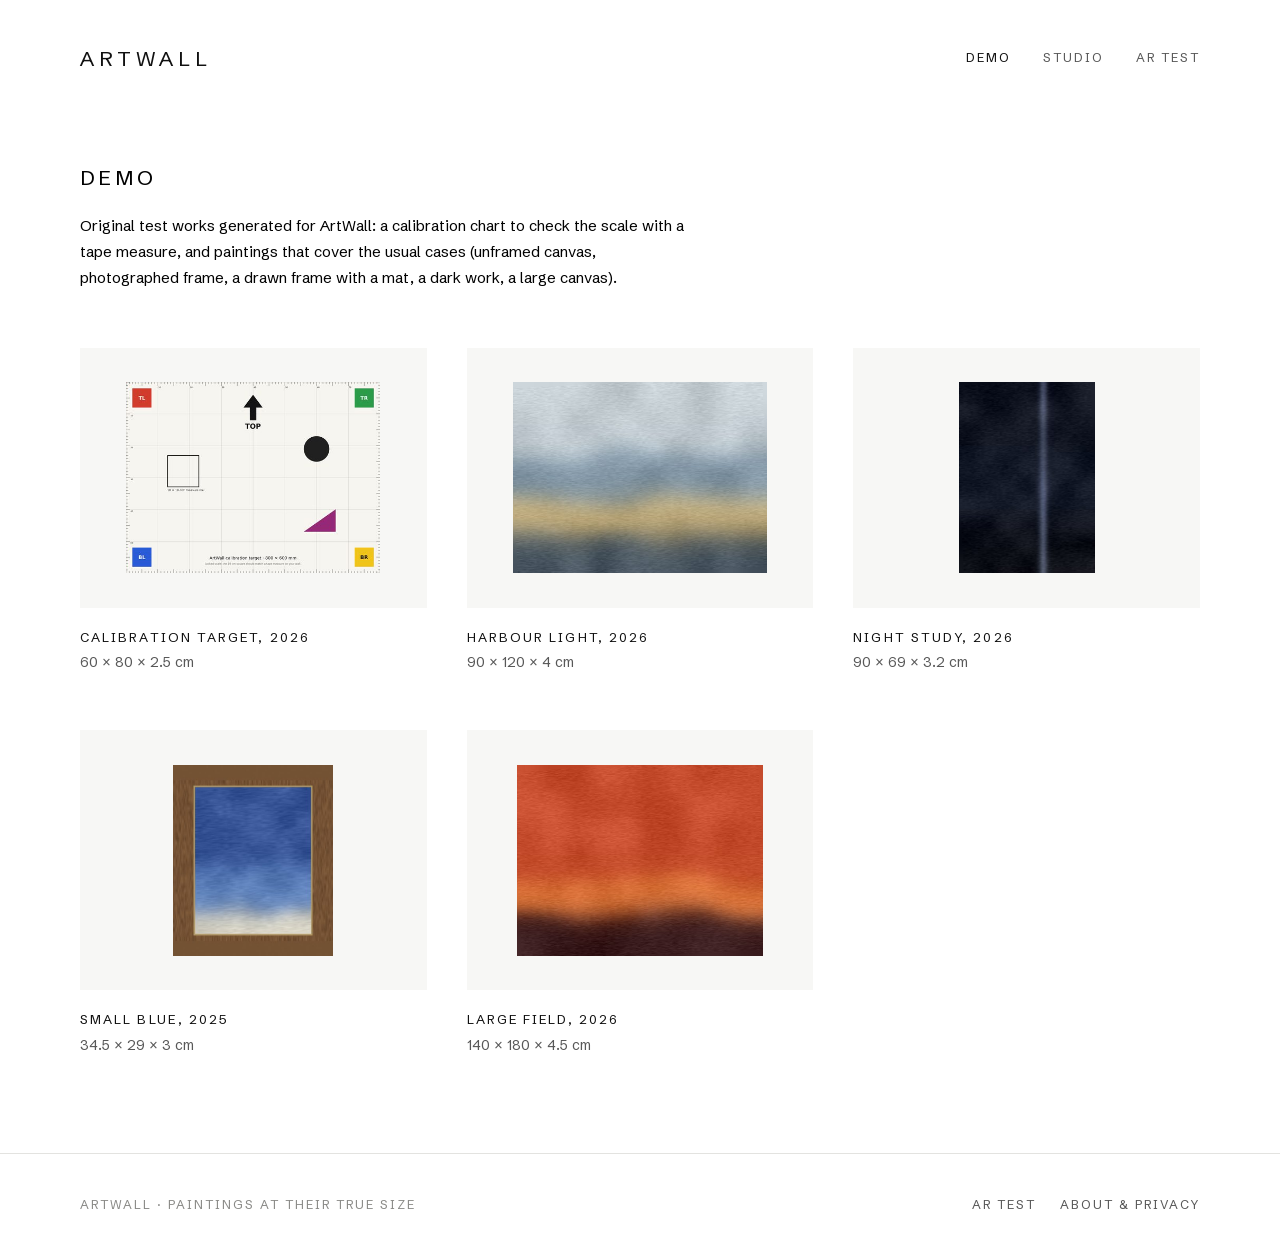
<file: artwall/demo/index.html>
<!DOCTYPE html><html lang="en" class="NMy_5a_variable"><head><meta charSet="utf-8"/><meta name="viewport" content="width=device-width, initial-scale=1, viewport-fit=cover"/><link rel="preload" href="/artwall/_next/static/media/7a79a8532ddacb0c-s.p.1shg3f9j2jih-.woff2" as="font" crossorigin="" type="font/woff2"/><link rel="preload" href="/artwall/_next/static/media/ded494f396ddea9f-s.p.3j3x29wbycqkn.woff2" as="font" crossorigin="" type="font/woff2"/><link rel="stylesheet" href="/artwall/_next/static/chunks/1mej-q7yaf5xn.css" data-precedence="next"/><link rel="preload" as="script" fetchPriority="low" href="/artwall/_next/static/chunks/310vm2bl3xxpt.js"/><script src="/artwall/_next/static/chunks/27uw2qb0ponco.js" async=""></script><script src="/artwall/_next/static/chunks/3_rnq7tzsq25r.js" async=""></script><script src="/artwall/_next/static/chunks/2byeq6a-j782m.js" async=""></script><script src="/artwall/_next/static/chunks/turbopack-3t0lq1nxefxr3.js" async=""></script><script src="/artwall/_next/static/chunks/24ncsx3veul4p.js" async=""></script><meta name="theme-color" content="#ffffff"/><title>Demo works · ArtWall</title><meta name="description" content="See a painting on your own wall at its true size."/><link rel="manifest" href="/artwall/manifest.webmanifest"/><meta name="mobile-web-app-capable" content="yes"/><meta name="apple-mobile-web-app-title" content="ArtWall"/><meta name="apple-mobile-web-app-status-bar-style" content="default"/><link rel="icon" href="/artwall/icons/icon-192.png"/><link rel="apple-touch-icon" href="/artwall/icons/apple-touch-icon.png"/><meta name="next-size-adjust" content=""/><script src="/artwall/_next/static/chunks/0cz1d0mv5g_q7.js" noModule=""></script></head><body><div hidden=""><!--$--><!--/$--></div><a href="#main" class="skip-link">Skip to content</a><header class="wrap flex items-center justify-between py-6 lg:py-10"><a class="text-[21px] tracking-[0.22em] text-[var(--color-ink)] no-underline" aria-label="ArtWall home" href="/artwall/">ARTWALL</a><nav aria-label="Main" class="hidden gap-8 md:flex"><a class="link" aria-current="page" href="/artwall/demo/">Demo</a><a class="link" href="/artwall/studio/">Studio</a><a class="link" href="/artwall/diagnostics/ar/">AR test</a></nav><button type="button" class="link md:hidden" aria-expanded="false" aria-controls="mobile-nav">Menu</button></header><main id="main"><div class="wrap pt-6 lg:pt-12"><h1 class="heading">Demo</h1><p class="mt-6 max-w-[38rem]">Original test works generated for ArtWall: a calibration chart to check the scale with a tape measure, and paintings that cover the usual cases (unframed canvas, photographed frame, a drawn frame with a mat, a dark work, a large canvas).</p><ul class="mt-14 grid grid-cols-1 gap-x-10 gap-y-14 sm:grid-cols-2 lg:grid-cols-3"><li><a class="block no-underline" href="/artwall/demo/calibration-target/"><div class="ground flex aspect-[4/3] items-center justify-center p-[10%]"><img src="/artwall/demo/calibration-target/thumb.jpg" alt="" class="max-h-full max-w-full" loading="lazy"/></div><p class="subheading mt-5 text-[var(--color-ink)]">Calibration target<!-- -->, <!-- -->2026</p><p class="muted mt-1 text-[14px]">60 × 80 × 2.5 cm</p></a></li><li><a class="block no-underline" href="/artwall/demo/harbour-light/"><div class="ground flex aspect-[4/3] items-center justify-center p-[10%]"><img src="/artwall/demo/harbour-light/thumb.jpg" alt="" class="max-h-full max-w-full" loading="lazy"/></div><p class="subheading mt-5 text-[var(--color-ink)]">Harbour light<!-- -->, <!-- -->2026</p><p class="muted mt-1 text-[14px]">90 × 120 × 4 cm</p></a></li><li><a class="block no-underline" href="/artwall/demo/night-study/"><div class="ground flex aspect-[4/3] items-center justify-center p-[10%]"><img src="/artwall/demo/night-study/thumb.jpg" alt="" class="max-h-full max-w-full" loading="lazy"/></div><p class="subheading mt-5 text-[var(--color-ink)]">Night study<!-- -->, <!-- -->2026</p><p class="muted mt-1 text-[14px]">90 × 69 × 3.2 cm</p></a></li><li><a class="block no-underline" href="/artwall/demo/small-blue/"><div class="ground flex aspect-[4/3] items-center justify-center p-[10%]"><img src="/artwall/demo/small-blue/thumb.jpg" alt="" class="max-h-full max-w-full" loading="lazy"/></div><p class="subheading mt-5 text-[var(--color-ink)]">Small blue<!-- -->, <!-- -->2025</p><p class="muted mt-1 text-[14px]">34.5 × 29 × 3 cm</p></a></li><li><a class="block no-underline" href="/artwall/demo/large-field/"><div class="ground flex aspect-[4/3] items-center justify-center p-[10%]"><img src="/artwall/demo/large-field/thumb.jpg" alt="" class="max-h-full max-w-full" loading="lazy"/></div><p class="subheading mt-5 text-[var(--color-ink)]">Large field<!-- -->, <!-- -->2026</p><p class="muted mt-1 text-[14px]">140 × 180 × 4.5 cm</p></a></li></ul></div><!--$--><!--/$--></main><footer class="wrap rule mt-24 flex flex-col gap-3 py-10 text-[13px] sm:flex-row sm:items-center sm:justify-between"><span class="label text-[var(--color-faint)]">ArtWall · paintings at their true size</span><span class="flex gap-6"><a class="link" href="/artwall/diagnostics/ar/">AR test</a><a class="link" href="/artwall/about/">About &amp; privacy</a></span></footer><script id="_R_">(globalThis["TURBOPACK"] || (globalThis["TURBOPACK"] = [])).push({"otherChunks":["static/chunks/310vm2bl3xxpt.js","static/chunks/27uw2qb0ponco.js","static/chunks/3_rnq7tzsq25r.js","static/chunks/2byeq6a-j782m.js"],"runtimeModuleIds":[94553]});</script><script src="/artwall/_next/static/chunks/310vm2bl3xxpt.js" async=""></script><script>(self.__next_f=self.__next_f||[]).push([0])</script><script>self.__next_f.push([1,"1:\"$Sreact.fragment\"\n2:\"/artwall/_next/static/chunks/24ncsx3veul4p.js\"\n3:I[11557,[\"$2\"],\"SiteHeader\"]\n4:I[39756,[\"$2\"],\"default\"]\n5:I[37457,[\"$2\"],\"default\"]\n6:I[22016,[\"$2\"],\"\"]\ne:\"ViewportBoundary\"\nf:I[97367,[\"$2\"],\"$e\"]\n11:\"MetadataBoundary\"\n12:I[97367,[\"$2\"],\"$11\"]\n13:\"$Sreact.suspense\"\n15:I[68027,[\"$2\"],\"default\",1]\n:HL[\"/artwall/_next/static/chunks/1mej-q7yaf5xn.css\",\"style\"]\n:HL[\"/artwall/_next/static/media/7a79a8532ddacb0c-s.p.1shg3f9j2jih-.woff2\",\"font\",{\"crossOrigin\":\"\",\"type\":\"font/woff2\"}]\n:HL[\"/artwall/_next/static/media/ded494f396ddea9f-s.p.3j3x29wbycqkn.woff2\",\"font\",{\"crossOrigin\":\"\",\"type\":\"font/woff2\"}]\n8:X\n9:[[\"children\",{\"s\":\"__PAGE__\",\"h\":512,\"d\":{\"r\":[\"$\",\"$1\",\"c\",{\"children\":[[\"$\",\"div\",null,{\"className\":\"wrap pt-6 lg:pt-12\",\"children\":[[\"$\",\"h1\",null,{\"className\":\"heading\",\"children\":\"Demo\"}],[\"$\",\"p\",null,{\"className\":\"mt-6 max-w-[38rem]\",\"children\":\"Original test works generated for ArtWall: a calibration chart to check the scale with a tape measure, and paintings that cover the usual cases (unframed canvas, photographed frame, a drawn frame with a mat, a dark work, a large canvas).\"}],[\"$\",\"ul\",null,{\"className\":\"mt-14 grid grid-cols-1 gap-x-10 gap-y-14 sm:grid-cols-2 lg:grid-cols-3\",\"children\":[[\"$\",\"li\",\"calibration-target\",{\"children\":[\"$\",\"$L6\",null,{\"href\":\"/demo/calibration-target/\",\"className\":\"block no-underline\",\"children\":[[\"$\",\"div\",null,{\"className\":\"ground flex aspect-[4/3] items-center justify-center p-[10%]\",\"children\":[\"$\",\"img\",null,{\"src\":\"/artwall/demo/calibration-target/thumb.jpg\",\"alt\":\"\",\"className\":\"max-h-full max-w-full\",\"loading\":\"lazy\"}]}],[\"$\",\"p\",null,{\"className\":\"subheading mt-5 text-[var(--color-ink)]\",\"children\":[\"Calibration target\",\", \",\"2026\"]}],[\"$\",\"p\",null,{\"className\":\"muted mt-1 text-[14px]\",\"children\":\"60 × 80 × 2.5 cm\"}]]}]}],[\"$\",\"li\",\"harbour-light\",{\"children\":[\"$\",\"$L6\",null,{\"href\":\"/demo/harbour-light/\",\"className\":\"block no-underline\",\"children\":[[\"$\",\"div\",null,{\"className\":\"ground flex aspect-[4/3] items-center justify-center p-[10%]\",\"children\":[\"$\",\"img\",null,{\"src\":\"/artwall/demo/harbour-light/thumb.jpg\",\"alt\":\"\",\"className\":\"max-h-full max-w-full\",\"loading\":\"lazy\"}]}],[\"$\",\"p\",null,{\"className\":\"subheading mt-5 text-[var(--color-ink)]\",\"children\":[\"Harbour light\",\", \",\"2026\"]}],[\"$\",\"p\",null,{\"className\":\"muted mt-1 text-[14px]\",\"children\":\"90 × 120 × 4 cm\"}]]}]}],[\"$\",\"li\",\"night-study\",{\"children\":[\"$\",\"$L6\",null,{\"href\":\"/demo/night-study/\",\"className\":\"block no-underline\",\"children\":[[\"$\",\"div\",null,{\"className\":\"ground flex aspect-[4/3] items-center justify-center p-[10%]\",\"children\":[\"$\",\"img\",null,{\"src\":\"/artwall/demo/night-study/thumb.jpg\",\"alt\":\"\",\"className\":\"max-h-full max-w-full\",\"loading\":\"lazy\"}]}],[\"$\",\"p\",null,{\"className\":\"subheading mt-5 text-[var(--color-ink)]\",\"children\":[\"Night study\",\", \",\"2026\"]}],[\"$\",\"p\",null,{\"className\":\"muted mt-1 text-[14px]\",\"children\":\"90 × 69 × 3.2 cm\"}]]}]}],[\"$\",\"li\",\"small-blue\",{\"children\":[\"$\",\"$L6\",null,{\"href\":\"/demo/small-blue/\",\"className\":\"block no-underline\",\"children\":[[\"$\",\"div\",null,{\"className\":\"ground flex aspect-[4/3] items-center justify-center p-[10%]\",\"children\":[\"$\",\"img\",null,{\"src\":\"/artwall/demo/small-blue/thumb.jpg\",\"alt\":\"\",\"className\":\"max-h-full max-w-full\",\"loading\":\"lazy\"}]}],\"$La\",\"$Lb\"]}]}],\"$Lc\"]}]]}],null,\"$Ld\"]}],\"p\":false,\"v\":null}}]]\n7:[[\"children\",{\"s\":\"demo\",\"h\":512,\"d\":{\"r\":[\"$\",\"$1\",\"c\",{\"children\":[null,[\"$\",\"$L4\",null,{\"parallelRouterKey\":\"children\",\"error\":\"$undefined\",\"errorStyles\":\"$undefined\",\"errorScripts\":\"$undefined\",\"template\":[\"$\",\"$L5\",null,{}],\"templateStyles\":\"$undefined\",\"templateScripts\":\"$undefined\",\"notFound\":\"$undefined\",\"forbidden\":\"$undefined\",\"unauthorized\":\"$undefined\"}]]}],\"p\":false,\"v\":\"$8\"},\"c\":\"$Q9\"}]]\n0:{\"P\":null,\"c\":[\"\",\"demo\",\"\"],\"q\":\"\",\"i\":false,\"t\":{\"t\":{\"s\":\"\",\"h\":528,\"d\":{\"r\":[\"$\",\"$1\",\"c\",{\"children\":[[[\"$\",\"link\",\"0\",{\"rel\":\"stylesheet\",\"href\":\"/artwall/_next/static/chunks/1mej-q7yaf5xn.css\",\"precedence\":\"next\",\"crossOrigin\":\"$undefined\",\"nonce\":\"$undefined\"}],[\"$\",\"script\",\"script-0\",{\"src\":\"/artwall/_next/static/chunks/24ncsx3veul4p.js\",\"async\":true,\"nonce\":\"$undefined\"}]],[\"$\",\"html\",null,{\"lang\":\"en\",\"className\":\"NMy_5a_variable\",\"children\":[\"$\",\"body\",null,{\"children\":[[\"$\",\"a\",null,{\"href\":\"#main\",\"className\":\"skip-link\",\"children\":\"Skip to content\"}],[\"$\",\"$L3\",null,{}],[\"$\",\"main\",null,{\"id\":\"main\",\"children\":[\"$\",\"$L4\",null,{\"parallelRouterKey\":\"children\",\"error\":\"$undefined\",\"errorStyles\":\"$undefined\",\"errorScripts\":\"$undefined\",\"template\":[\"$\",\"$L5\",null,{}],\"templateStyles\":\"$undefined\",\"templateScripts\":\"$undefined\",\"notFound\":[[\"$\",\"div\",null,{\"className\":\"wrap pt-12\",\"children\":[[\"$\",\"h1\",null,{\"className\":\"heading\",\"children\":\"Not found\"}],[\"$\",\"p\",null,{\"className\":\"mt-6\",\"children\":\"This work is not published, the link has expired, or the address is wrong.\"}],[\"$\",\"$L6\",null,{\"href\":\"/demo/\",\"className\":\"btn btn-secondary mt-10\",\"children\":\"See the demo works\"}]]}],[]],\"forbidden\":\"$undefined\",\"unauthorized\":\"$undefined\"}]}],[\"$\",\"footer\",null,{\"className\":\"wrap rule mt-24 flex flex-col gap-3 py-10 text-[13px] sm:flex-row sm:items-center sm:justify-between\",\"children\":[[\"$\",\"span\",null,{\"className\":\"label text-[var(--color-faint)]\",\"children\":\"ArtWall · paintings at their true size\"}],[\"$\",\"span\",null,{\"className\":\"flex gap-6\",\"children\":[[\"$\",\"$L6\",null,{\"className\":\"link\",\"href\":\"/diagnostics/ar/\",\"children\":\"AR test\"}],[\"$\",\"$L6\",null,{\"className\":\"link\",\"href\":\"/about/\",\"children\":\"About \u0026 privacy\"}]]}]]}]]}]}]]}],\"p\":false,\"v\":null},\"c\":\"$Q7\"},\"h\":{\"r\":[\"$\",\"$1\",\"h\",{\"children\":[null,[\"$\",\"$Lf\",null,{\"children\":\"$L10\"}],[\"$\",\"$L12\",null,{\"children\":[[\"$\",\"div\",null,{\"hidden\":true,\"children\":[\"$\",\"$13\",null,{\"name\":\"Next.Metadata\",\"children\":\"$L14\"}]}],null]}],[\"$\",\"meta\",null,{\"name\":\"next-size-adjust\",\"content\":\"\"}]]}],\"p\":false,\"v\":null}},\"m\":\"$undefined\",\"G\":[\"$15\",[[\"$\",\"link\",\"0\",{\"rel\":\"stylesheet\",\"href\":\"/artwall/_next/static/chunks/1mej-q7yaf5xn.css\",\"precedence\":\"next\",\"crossOrigin\":\"$undefined\",\"nonce\":\"$undefined\"}]]],\"S\":true,\"r\":\"$undefined\",\"s\":\"$undefined\",\"a\":\"$undefined\",\"l\":\"$undefined\",\"p\":\"$undefined\",\"d\":\"$undefined\",\"b\":\"Tv8RKZIAP0S5U1DkNwx6n\"}\n16:I[97367,[\"$2\"],\"OutletBoundary\"]\n8:C\na:[\"$\",\"p\",null,{\"className\":\"subheading mt-5 text-[var(--color-ink)]\",\"children\":[\"Small blue\",\", \",\"2025\"]}]\nb:[\"$\",\"p\",null,{\"className\":\"muted mt-1 text-[14px]\",\"children\":\"34.5 × 29 × 3 cm\"}]\nc:[\"$\",\"li\",\"large-field\",{\"children\":[\"$\",\"$L6\",null,{\"href\":\"/demo/large-field/\",\"className\":\"block no-underline\",\"children\":[[\"$\",\"div\",null,{\"className\":\"ground flex aspect-[4/3] items-center justify-center p-[10%]\",\"children\":[\"$\",\"img\",null,{\"src\":\"/artwall/demo/large-field/thumb.jpg\",\"alt\":\"\",\"className\":\"max-h-full max-w-full\",\"loading\":\"lazy\"}]}],[\"$\",\"p\",null,{\"className\":\"subheading mt-5 text-[var(--color-ink)]\",\"children\":[\"Large field\",\", \",\"2026\"]}],[\"$\",\"p\",null,{\"className\":\"muted mt-1 text-[14px]\",\"children\":\"140 × 180 × 4.5 cm\"}]]}]}]\nd:[\"$\",\"$L16\",null,{\"children\":[\"$\",\"$13\",null,{\"name\":\"Next.MetadataOutlet\",\"children\":\"$@17\"}]}]\n10:[[\"$\",\"meta\",\"0\",{\"charSet\":\"utf-8\"}],[\"$\",\"meta\",\"1\",{\"name\":\"viewport\",\"content\":\"width=device-width, initial-scale=1, viewport-fit=cover\"}],[\"$\",\"meta\",\"2\",{\"name\":\"theme-color\",\"content\":\"#ffffff\"}]]\n18:I[27201,[\"$2\"],\"IconMark\"]\n14:[[\"$\",\"title\",\"0\",{\"children\":\"Demo works · ArtWall\"}],[\"$\",\"meta\",\"1\",{\"name\":\"description\",\"content\":\"See a painting on your own wall at its true size.\"}],[\"$\",\"link\",\"2\",{\"rel\":\"manifest\",\"href\":\"/artwall/manifest.webmanifest\",\"crossOrigin\":\"$undefined\"}],[\"$\",\"meta\",\"3\",{\"name\":\"mobile-web-app-capable\",\"content\":\"yes\"}],[\"$\",\"meta\",\"4\",{\"name\":\"apple-mobile-web-app-title\",\"content\":\"ArtWall\"}],[\"$\",\"meta\",\"5\",{\"name\":\"apple-mobile-web-app-status-bar-style\",\"content\":\"default\"}],[\"$\",\"link\",\"6\",{\"rel\":\"icon\",\"href\":\"/artwall/icons/icon-192.png\"}],[\"$\",\"link\",\"7\",{\"rel\":\"apple-touch-icon\",\"href\":\"/artwall/icons/apple-touch-icon.png\"}],[\"$\",\"$L18\",\"8\",{}]]\n17:null\n"])</script></body></html>
</file>
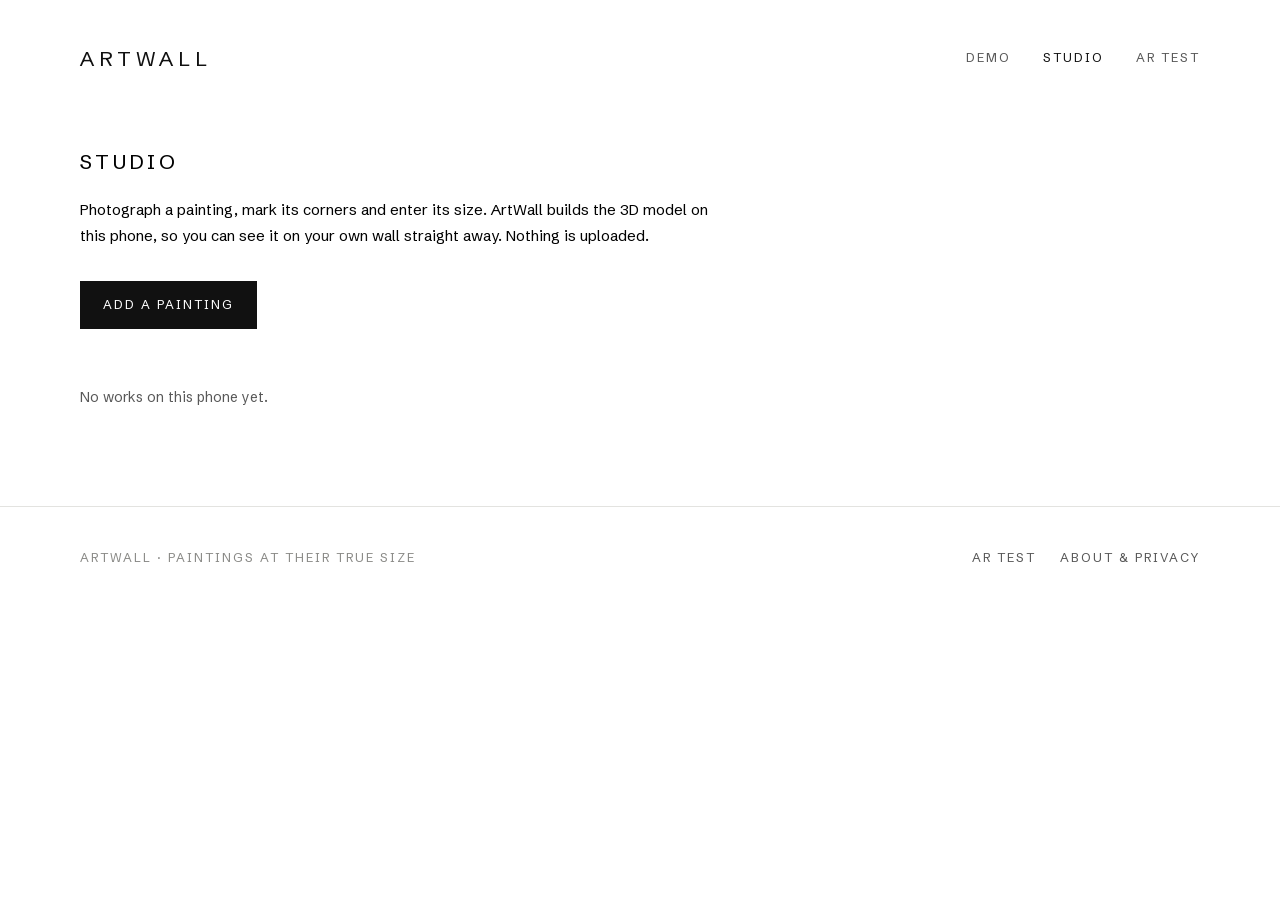
<file: artwall/studio/index.html>
<!DOCTYPE html><html lang="en" class="NMy_5a_variable"><head><meta charSet="utf-8"/><meta name="viewport" content="width=device-width, initial-scale=1, viewport-fit=cover"/><link rel="preload" href="/artwall/_next/static/media/7a79a8532ddacb0c-s.p.1shg3f9j2jih-.woff2" as="font" crossorigin="" type="font/woff2"/><link rel="preload" href="/artwall/_next/static/media/ded494f396ddea9f-s.p.3j3x29wbycqkn.woff2" as="font" crossorigin="" type="font/woff2"/><link rel="stylesheet" href="/artwall/_next/static/chunks/1mej-q7yaf5xn.css" data-precedence="next"/><link rel="preload" as="script" fetchPriority="low" href="/artwall/_next/static/chunks/310vm2bl3xxpt.js"/><script src="/artwall/_next/static/chunks/27uw2qb0ponco.js" async=""></script><script src="/artwall/_next/static/chunks/3_rnq7tzsq25r.js" async=""></script><script src="/artwall/_next/static/chunks/2byeq6a-j782m.js" async=""></script><script src="/artwall/_next/static/chunks/turbopack-3t0lq1nxefxr3.js" async=""></script><script src="/artwall/_next/static/chunks/24ncsx3veul4p.js" async=""></script><script src="/artwall/_next/static/chunks/3-_givuditqw_.js" async=""></script><script src="/artwall/_next/static/chunks/3ardf5yu5rk7j.js" async=""></script><script src="/artwall/_next/static/chunks/2iexyxdct-_yz.js" async=""></script><script src="/artwall/_next/static/chunks/31pdxjlyr82t4.js" async=""></script><meta name="theme-color" content="#ffffff"/><title>Studio · ArtWall</title><meta name="description" content="Photograph a painting and see it on your wall at its true size."/><link rel="manifest" href="/artwall/manifest.webmanifest"/><meta name="mobile-web-app-capable" content="yes"/><meta name="apple-mobile-web-app-title" content="ArtWall"/><meta name="apple-mobile-web-app-status-bar-style" content="default"/><link rel="icon" href="/artwall/icons/icon-192.png"/><link rel="apple-touch-icon" href="/artwall/icons/apple-touch-icon.png"/><meta name="next-size-adjust" content=""/><script src="/artwall/_next/static/chunks/0cz1d0mv5g_q7.js" noModule=""></script></head><body><div hidden=""><!--$--><!--/$--></div><a href="#main" class="skip-link">Skip to content</a><header class="wrap flex items-center justify-between py-6 lg:py-10"><a class="text-[21px] tracking-[0.22em] text-[var(--color-ink)] no-underline" aria-label="ArtWall home" href="/artwall/">ARTWALL</a><nav aria-label="Main" class="hidden gap-8 md:flex"><a class="link" href="/artwall/demo/">Demo</a><a class="link" aria-current="page" href="/artwall/studio/">Studio</a><a class="link" href="/artwall/diagnostics/ar/">AR test</a></nav><button type="button" class="link md:hidden" aria-expanded="false" aria-controls="mobile-nav">Menu</button></header><main id="main"><div class="wrap pt-4 lg:pt-8"><h1 class="heading">Studio</h1><p class="mt-6 max-w-[40rem]">Photograph a painting, mark its corners and enter its size. ArtWall builds the 3D model on this phone, so you can see it on your own wall straight away. Nothing is uploaded.</p><button type="button" class="btn btn-primary mt-8" data-testid="add-painting">Add a painting</button></div><!--$--><!--/$--></main><footer class="wrap rule mt-24 flex flex-col gap-3 py-10 text-[13px] sm:flex-row sm:items-center sm:justify-between"><span class="label text-[var(--color-faint)]">ArtWall · paintings at their true size</span><span class="flex gap-6"><a class="link" href="/artwall/diagnostics/ar/">AR test</a><a class="link" href="/artwall/about/">About &amp; privacy</a></span></footer><script id="_R_">(globalThis["TURBOPACK"] || (globalThis["TURBOPACK"] = [])).push({"otherChunks":["static/chunks/310vm2bl3xxpt.js","static/chunks/27uw2qb0ponco.js","static/chunks/3_rnq7tzsq25r.js","static/chunks/2byeq6a-j782m.js"],"runtimeModuleIds":[94553]});</script><script src="/artwall/_next/static/chunks/310vm2bl3xxpt.js" async=""></script><script>(self.__next_f=self.__next_f||[]).push([0])</script><script>self.__next_f.push([1,"1:\"$Sreact.fragment\"\n2:\"/artwall/_next/static/chunks/24ncsx3veul4p.js\"\n3:I[11557,[\"$2\"],\"SiteHeader\"]\n4:I[39756,[\"$2\"],\"default\"]\n5:I[37457,[\"$2\"],\"default\"]\n6:I[22016,[\"$2\"],\"\"]\na:\"/artwall/_next/static/chunks/3-_givuditqw_.js\"\nb:\"/artwall/_next/static/chunks/3ardf5yu5rk7j.js\"\nc:\"/artwall/_next/static/chunks/2iexyxdct-_yz.js\"\nd:\"/artwall/_next/static/chunks/31pdxjlyr82t4.js\"\ne:I[1442,[\"$2\",\"$a\",\"$b\",\"$c\",\"$d\"],\"StudioApp\"]\nf:I[97367,[\"$2\"],\"OutletBoundary\"]\n10:\"$Sreact.suspense\"\n12:\"ViewportBoundary\"\n13:I[97367,[\"$2\"],\"$12\"]\n15:\"MetadataBoundary\"\n16:I[97367,[\"$2\"],\"$15\"]\n18:I[68027,[\"$2\"],\"default\",1]\n:HL[\"/artwall/_next/static/chunks/1mej-q7yaf5xn.css\",\"style\"]\n:HL[\"/artwall/_next/static/media/7a79a8532ddacb0c-s.p.1shg3f9j2jih-.woff2\",\"font\",{\"crossOrigin\":\"\",\"type\":\"font/woff2\"}]\n:HL[\"/artwall/_next/static/media/ded494f396ddea9f-s.p.3j3x29wbycqkn.woff2\",\"font\",{\"crossOrigin\":\"\",\"type\":\"font/woff2\"}]\n8:X\n9:[[\"children\",{\"s\":\"__PAGE__\",\"h\":512,\"d\":{\"r\":[\"$\",\"$1\",\"c\",{\"children\":[[\"$\",\"$Le\",null,{}],[[\"$\",\"script\",\"script-0\",{\"src\":\"/artwall/_next/static/chunks/3-_givuditqw_.js\",\"async\":true,\"nonce\":\"$undefined\"}],[\"$\",\"script\",\"script-1\",{\"src\":\"/artwall/_next/static/chunks/3ardf5yu5rk7j.js\",\"async\":true,\"nonce\":\"$undefined\"}],[\"$\",\"script\",\"script-2\",{\"src\":\"/artwall/_next/static/chunks/2iexyxdct-_yz.js\",\"async\":true,\"nonce\":\"$undefined\"}],[\"$\",\"script\",\"script-3\",{\"src\":\"/artwall/_next/static/chunks/31pdxjlyr82t4.js\",\"async\":true,\"nonce\":\"$undefined\"}]],[\"$\",\"$Lf\",null,{\"children\":[\"$\",\"$10\",null,{\"name\":\"Next.MetadataOutlet\",\"children\":\"$@11\"}]}]]}],\"p\":false,\"v\":null}}]]\n7:[[\"children\",{\"s\":\"studio\",\"h\":512,\"d\":{\"r\":[\"$\",\"$1\",\"c\",{\"children\":[null,[\"$\",\"$L4\",null,{\"parallelRouterKey\":\"children\",\"error\":\"$undefined\",\"errorStyles\":\"$undefined\",\"errorScripts\":\"$undefined\",\"template\":[\"$\",\"$L5\",null,{}],\"templateStyles\":\"$undefined\",\"templateScripts\":\"$undefined\",\"notFound\":\"$undefined\",\"forbidden\":\"$undefined\",\"unauthorized\":\"$undefined\"}]]}],\"p\":false,\"v\":\"$8\"},\"c\":\"$Q9\"}]]\n0:{\"P\":null,\"c\":[\"\",\"studio\",\"\"],\"q\":\"\",\"i\":false,\"t\":{\"t\":{\"s\":\"\",\"h\":528,\"d\":{\"r\":[\"$\",\"$1\",\"c\",{\"children\":[[[\"$\",\"link\",\"0\",{\"rel\":\"stylesheet\",\"href\":\"/artwall/_next/static/chunks/1mej-q7yaf5xn.css\",\"precedence\":\"next\",\"crossOrigin\":\"$undefined\",\"nonce\":\"$undefined\"}],[\"$\",\"script\",\"script-0\",{\"src\":\"/artwall/_next/static/chunks/24ncsx3veul4p.js\",\"async\":true,\"nonce\":\"$undefined\"}]],[\"$\",\"html\",null,{\"lang\":\"en\",\"className\":\"NMy_5a_variable\",\"children\":[\"$\",\"body\",null,{\"children\":[[\"$\",\"a\",null,{\"href\":\"#main\",\"className\":\"skip-link\",\"children\":\"Skip to content\"}],[\"$\",\"$L3\",null,{}],[\"$\",\"main\",null,{\"id\":\"main\",\"children\":[\"$\",\"$L4\",null,{\"parallelRouterKey\":\"children\",\"error\":\"$undefined\",\"errorStyles\":\"$undefined\",\"errorScripts\":\"$undefined\",\"template\":[\"$\",\"$L5\",null,{}],\"templateStyles\":\"$undefined\",\"templateScripts\":\"$undefined\",\"notFound\":[[\"$\",\"div\",null,{\"className\":\"wrap pt-12\",\"children\":[[\"$\",\"h1\",null,{\"className\":\"heading\",\"children\":\"Not found\"}],[\"$\",\"p\",null,{\"className\":\"mt-6\",\"children\":\"This work is not published, the link has expired, or the address is wrong.\"}],[\"$\",\"$L6\",null,{\"href\":\"/demo/\",\"className\":\"btn btn-secondary mt-10\",\"children\":\"See the demo works\"}]]}],[]],\"forbidden\":\"$undefined\",\"unauthorized\":\"$undefined\"}]}],[\"$\",\"footer\",null,{\"className\":\"wrap rule mt-24 flex flex-col gap-3 py-10 text-[13px] sm:flex-row sm:items-center sm:justify-between\",\"children\":[[\"$\",\"span\",null,{\"className\":\"label text-[var(--color-faint)]\",\"children\":\"ArtWall · paintings at their true size\"}],[\"$\",\"span\",null,{\"className\":\"flex gap-6\",\"children\":[[\"$\",\"$L6\",null,{\"className\":\"link\",\"href\":\"/diagnostics/ar/\",\"children\":\"AR test\"}],[\"$\",\"$L6\",null,{\"className\":\"link\",\"href\":\"/about/\",\"children\":\"About \u0026 privacy\"}]]}]]}]]}]}]]}],\"p\":false,\"v\":null},\"c\":\"$Q7\"},\"h\":{\"r\":[\"$\",\"$1\",\"h\",{\"children\":[null,[\"$\",\"$L13\",null,{\"children\":\"$L14\"}],[\"$\",\"$L16\",null,{\"children\":[[\"$\",\"div\",null,{\"hidden\":true,\"children\":[\"$\",\"$10\",null,{\"name\":\"Next.Metadata\",\"children\":\"$L17\"}]}],null]}],[\"$\",\"meta\",null,{\"name\":\"next-size-adjust\",\"content\":\"\"}]]}],\"p\":false,\"v\":null}},\"m\":\"$undefined\",\"G\":[\"$18\",[[\"$\",\"link\",\"0\",{\"rel\":\"stylesheet\",\"href\":\"/artwall/_next/static/chunks/1mej-q7yaf5xn.css\",\"precedence\":\"next\",\"crossOrigin\":\"$undefined\",\"nonce\":\"$undefined\"}]]],\"S\":true,\"r\":\"$undefined\",\"s\":\"$undefined\",\"a\":\"$undefined\",\"l\":\"$undefined\",\"p\":\"$undefined\",\"d\":\"$undefined\",\"b\":\"Tv8RKZIAP0S5U1DkNwx6n\"}\n8:C\n14:[[\"$\",\"meta\",\"0\",{\"charSet\":\"utf-8\"}],[\"$\",\"meta\",\"1\",{\"name\":\"viewport\",\"content\":\"width=device-width, initial-scale=1, viewport-fit=cover\"}],[\"$\",\"meta\",\"2\",{\"name\":\"theme-color\",\"content\":\"#ffffff\"}]]\n19:I[27201,[\"$2\"],\"IconMark\"]\n11:null\n17:[[\"$\",\"title\",\"0\",{\"children\":\"Studio · ArtWall\"}],[\"$\",\"meta\",\"1\",{\"name\":\"description\",\"content\":\"Photograph a painting and see it on your wall at its true size.\"}],[\"$\",\"link\",\"2\",{\"rel\":\"manifest\",\"href\":\"/artwall/manifest.webmanifest\",\"crossOrigin\":\"$undefined\"}],[\"$\",\"meta\",\"3\",{\"name\":\"mobile-web-app-capable\",\"content\":\"yes\"}],[\"$\",\"meta\",\"4\",{\"name\":\"apple-mobile-web-app-title\",\"content\":\"ArtWall\"}],[\"$\",\"meta\",\"5\",{\"name\":\"apple-mobile-web-app-status-bar-style\",\"content\":\"default\"}],[\"$\",\"link\",\"6\",{\"rel\":\"icon\",\"href\":\"/artwall/icons/icon-192.png\"}],[\"$\",\"link\",\"7\",{\"rel\":\"apple-touch-icon\",\"href\":\"/artwall/icons/apple-touch-icon.png\"}],[\"$\",\"$L19\",\"8\",{}]]\n"])</script></body></html>
</file>
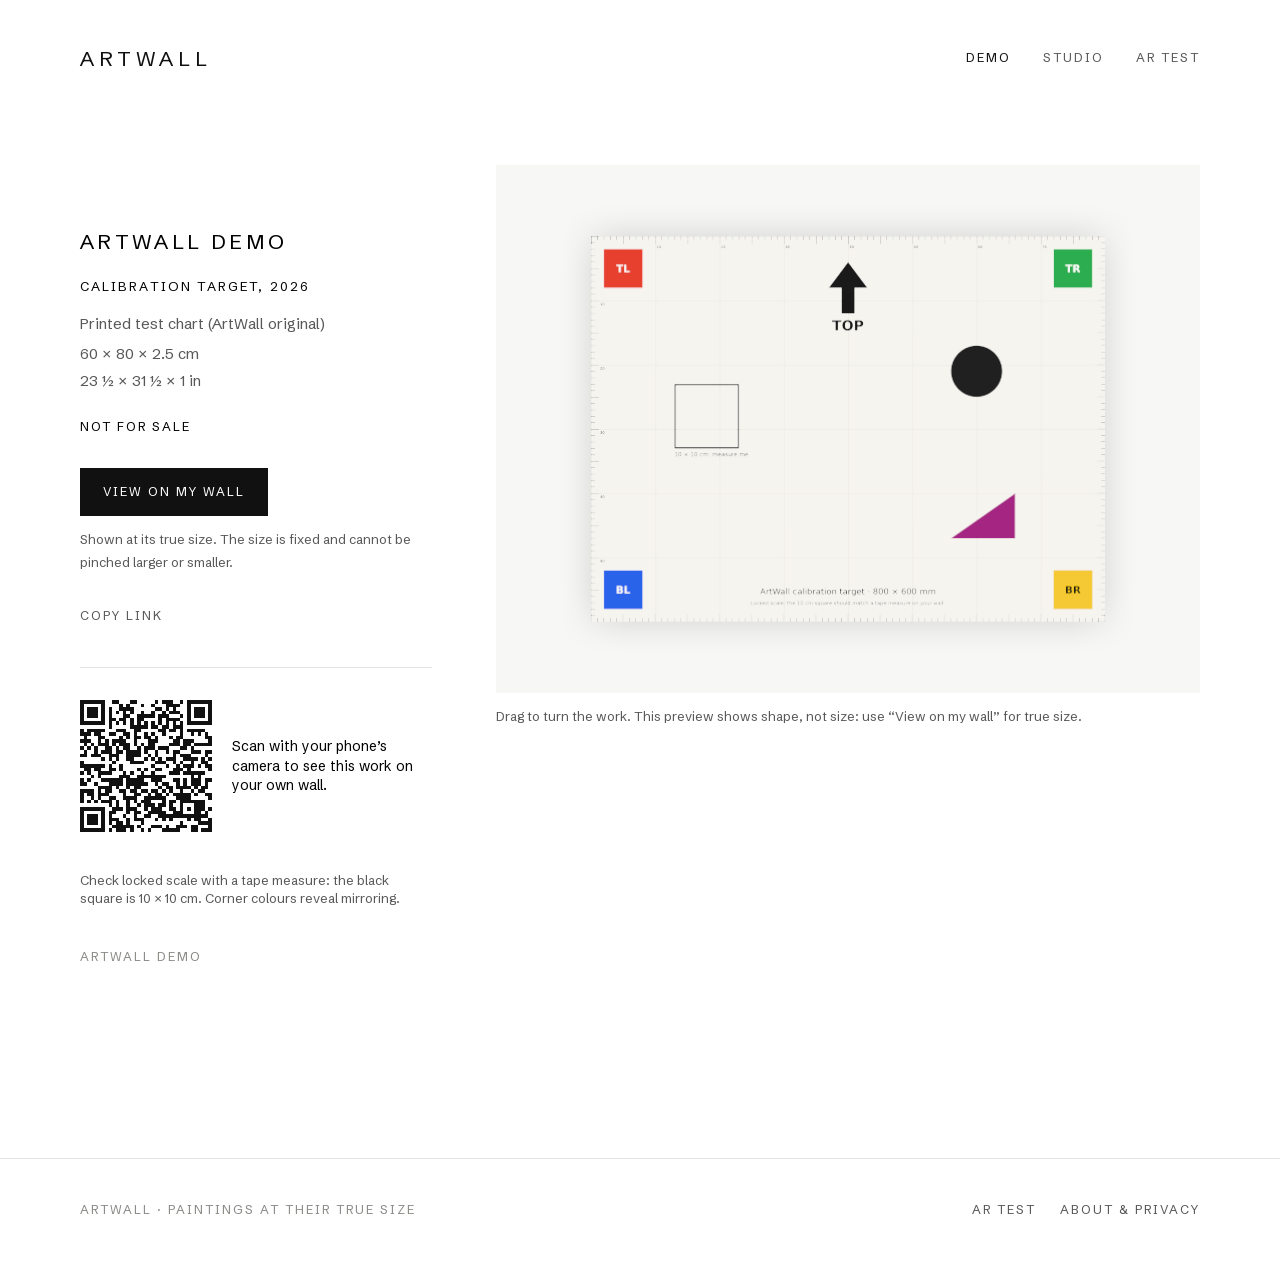
<file: artwall/demo/calibration-target/index.html>
<!DOCTYPE html><html lang="en" class="NMy_5a_variable"><head><meta charSet="utf-8"/><meta name="viewport" content="width=device-width, initial-scale=1, viewport-fit=cover"/><link rel="preload" href="/artwall/_next/static/media/7a79a8532ddacb0c-s.p.1shg3f9j2jih-.woff2" as="font" crossorigin="" type="font/woff2"/><link rel="preload" href="/artwall/_next/static/media/ded494f396ddea9f-s.p.3j3x29wbycqkn.woff2" as="font" crossorigin="" type="font/woff2"/><link rel="preload" as="image" href="/artwall/demo/calibration-target/poster.jpg"/><link rel="stylesheet" href="/artwall/_next/static/chunks/1mej-q7yaf5xn.css" data-precedence="next"/><link rel="preload" as="script" fetchPriority="low" href="/artwall/_next/static/chunks/310vm2bl3xxpt.js"/><script src="/artwall/_next/static/chunks/27uw2qb0ponco.js" async=""></script><script src="/artwall/_next/static/chunks/3_rnq7tzsq25r.js" async=""></script><script src="/artwall/_next/static/chunks/2byeq6a-j782m.js" async=""></script><script src="/artwall/_next/static/chunks/turbopack-3t0lq1nxefxr3.js" async=""></script><script src="/artwall/_next/static/chunks/24ncsx3veul4p.js" async=""></script><script src="/artwall/_next/static/chunks/2o81x6dqa3t_a.js" async=""></script><script src="/artwall/_next/static/chunks/2iexyxdct-_yz.js" async=""></script><meta name="theme-color" content="#ffffff"/><title>Calibration target (demo) · ArtWall</title><meta name="description" content="See a painting on your own wall at its true size."/><link rel="manifest" href="/artwall/manifest.webmanifest"/><meta name="mobile-web-app-capable" content="yes"/><meta name="apple-mobile-web-app-title" content="ArtWall"/><meta name="apple-mobile-web-app-status-bar-style" content="default"/><link rel="icon" href="/artwall/icons/icon-192.png"/><link rel="apple-touch-icon" href="/artwall/icons/apple-touch-icon.png"/><meta name="next-size-adjust" content=""/><script src="/artwall/_next/static/chunks/0cz1d0mv5g_q7.js" noModule=""></script></head><body><div hidden=""><!--$--><!--/$--></div><a href="#main" class="skip-link">Skip to content</a><header class="wrap flex items-center justify-between py-6 lg:py-10"><a class="text-[21px] tracking-[0.22em] text-[var(--color-ink)] no-underline" aria-label="ArtWall home" href="/artwall/">ARTWALL</a><nav aria-label="Main" class="hidden gap-8 md:flex"><a class="link" aria-current="page" href="/artwall/demo/">Demo</a><a class="link" href="/artwall/studio/">Studio</a><a class="link" href="/artwall/diagnostics/ar/">AR test</a></nav><button type="button" class="link md:hidden" aria-expanded="false" aria-controls="mobile-nav">Menu</button></header><main id="main"><article class="wrap pt-6 lg:pt-12 pb-24" aria-labelledby="artwork-title"><div class="grid gap-10 lg:grid-cols-[minmax(280px,1fr)_2fr] lg:gap-16"><div class="order-1 lg:order-2"><div class="ground relative w-full max-h-[78vh]" style="aspect-ratio:1.3333333333333333"><img src="/artwall/demo/calibration-target/poster.jpg" alt="ArtWall demo, Calibration target" class="absolute inset-0 h-full w-full object-contain p-[6%]"/></div><p class="muted mt-3 text-[13px]">Drag to turn the work. This preview shows shape, not size: use “View on my wall” for true size.</p></div><div class="order-2 lg:order-1 lg:pt-16"><h1 class="heading" id="artwork-title">ArtWall demo</h1><p class="subheading mt-6">Calibration target, 2026</p><p class="muted mt-4">Printed test chart (ArtWall original)</p><div class="mt-1"><div class="muted" data-testid="dimensions"><div><div>60 × 80 × 2.5 cm</div><div>23 ½ × 31 ½ × 1 in</div></div></div></div><p class="label mt-6" data-testid="availability">Not for sale</p><div class="mt-8 "><a rel="ar" href="/artwall/demo/calibration-target/model.usdz#allowsContentScaling=0" data-ar-link="" class="btn btn-primary w-full sm:w-auto" data-testid="view-on-wall"><img src="[data-uri]" alt="" width="1" height="1" class="hidden"/>View on my wall</a><p class="muted mt-3 text-[13px]">Shown at its true size. The size is fixed and cannot be pinched larger or smaller.</p></div><div class="mt-8 flex flex-wrap gap-x-8 gap-y-3"><button type="button" class="link">Copy link</button></div><p class="muted mt-10 text-[13px] leading-snug">Check locked scale with a tape measure: the black square is 10 × 10 cm. Corner colours reveal mirroring.</p><p class="label mt-10 text-[var(--color-faint)]">ArtWall demo</p></div></div></article><!--$--><!--/$--></main><footer class="wrap rule mt-24 flex flex-col gap-3 py-10 text-[13px] sm:flex-row sm:items-center sm:justify-between"><span class="label text-[var(--color-faint)]">ArtWall · paintings at their true size</span><span class="flex gap-6"><a class="link" href="/artwall/diagnostics/ar/">AR test</a><a class="link" href="/artwall/about/">About &amp; privacy</a></span></footer><script id="_R_">(globalThis["TURBOPACK"] || (globalThis["TURBOPACK"] = [])).push({"otherChunks":["static/chunks/310vm2bl3xxpt.js","static/chunks/27uw2qb0ponco.js","static/chunks/3_rnq7tzsq25r.js","static/chunks/2byeq6a-j782m.js"],"runtimeModuleIds":[94553]});</script><script src="/artwall/_next/static/chunks/310vm2bl3xxpt.js" async=""></script><script>(self.__next_f=self.__next_f||[]).push([0])</script><script>self.__next_f.push([1,"1:\"$Sreact.fragment\"\n2:\"/artwall/_next/static/chunks/24ncsx3veul4p.js\"\n3:I[11557,[\"$2\"],\"SiteHeader\"]\n4:I[39756,[\"$2\"],\"default\"]\n5:I[37457,[\"$2\"],\"default\"]\n6:I[22016,[\"$2\"],\"\"]\nc:I[97367,[\"$2\"],\"OutletBoundary\"]\nd:\"$Sreact.suspense\"\nf:\"ViewportBoundary\"\n10:I[97367,[\"$2\"],\"$f\"]\n12:\"MetadataBoundary\"\n13:I[97367,[\"$2\"],\"$12\"]\n15:I[68027,[\"$2\"],\"default\",1]\n:HL[\"/artwall/_next/static/chunks/1mej-q7yaf5xn.css\",\"style\"]\n:HL[\"/artwall/_next/static/media/7a79a8532ddacb0c-s.p.1shg3f9j2jih-.woff2\",\"font\",{\"crossOrigin\":\"\",\"type\":\"font/woff2\"}]\n:HL[\"/artwall/_next/static/media/ded494f396ddea9f-s.p.3j3x29wbycqkn.woff2\",\"font\",{\"crossOrigin\":\"\",\"type\":\"font/woff2\"}]\n8:X\na:[[\"children\",{\"s\":\"__PAGE__\",\"h\":512,\"d\":{\"r\":[\"$\",\"$1\",\"c\",{\"children\":[\"$Lb\",[[\"$\",\"script\",\"script-0\",{\"src\":\"/artwall/_next/static/chunks/2o81x6dqa3t_a.js\",\"async\":true,\"nonce\":\"$undefined\"}],[\"$\",\"script\",\"script-1\",{\"src\":\"/artwall/_next/static/chunks/2iexyxdct-_yz.js\",\"async\":true,\"nonce\":\"$undefined\"}]],[\"$\",\"$Lc\",null,{\"children\":[\"$\",\"$d\",null,{\"name\":\"Next.MetadataOutlet\",\"children\":\"$@e\"}]}]]}],\"p\":false,\"v\":null}}]]\n9:[[\"children\",{\"s\":{\"n\":\"slug\",\"t\":\"d\",\"k\":\"calibration-target\",\"s\":[]},\"h\":66048,\"d\":{\"r\":[\"$\",\"$1\",\"c\",{\"children\":[null,[\"$\",\"$L4\",null,{\"parallelRouterKey\":\"children\",\"error\":\"$undefined\",\"errorStyles\":\"$undefined\",\"errorScripts\":\"$undefined\",\"template\":[\"$\",\"$L5\",null,{}],\"templateStyles\":\"$undefined\",\"templateScripts\":\"$undefined\",\"notFound\":\"$undefined\",\"forbidden\":\"$undefined\",\"unauthorized\":\"$undefined\"}]]}],\"p\":false,\"v\":\"$8\"},\"c\":\"$Qa\"}]]\n7:[[\"children\",{\"s\":\"demo\",\"h\":131584,\"d\":{\"r\":[\"$\",\"$1\",\"c\",{\"children\":[null,[\"$\",\"$L4\",null,{\"parallelRouterKey\":\"children\",\"error\":\"$undefined\",\"errorStyles\":\"$undefined\",\"errorScripts\":\"$undefined\",\"template\":[\"$\",\"$L5\",null,{}],\"templateStyles\":\"$undefined\",\"templateScripts\":\"$undefined\",\"notFound\":\"$undefined\",\"forbidden\":\"$undefined\",\"unauthorized\":\"$undefined\"}]]}],\"p\":false,\"v\":\"$8\"},\"c\":\"$Q9\"}]]\n0:{\"P\":null,\"c\":[\"\",\"demo\",\"calibration-target\",\"\"],\"q\":\"\",\"i\":false,\"t\":{\"t\":{\"s\":\"\",\"h\":131600,\"d\":{\"r\":[\"$\",\"$1\",\"c\",{\"children\":[[[\"$\",\"link\",\"0\",{\"rel\":\"stylesheet\",\"href\":\"/artwall/_next/static/chunks/1mej-q7yaf5xn.css\",\"precedence\":\"next\",\"crossOrigin\":\"$undefined\",\"nonce\":\"$undefined\"}],[\"$\",\"script\",\"script-0\",{\"src\":\"/artwall/_next/static/chunks/24ncsx3veul4p.js\",\"async\":true,\"nonce\":\"$undefined\"}]],[\"$\",\"html\",null,{\"lang\":\"en\",\"className\":\"NMy_5a_variable\",\"children\":[\"$\",\"body\",null,{\"children\":[[\"$\",\"a\",null,{\"href\":\"#main\",\"className\":\"skip-link\",\"children\":\"Skip to content\"}],[\"$\",\"$L3\",null,{}],[\"$\",\"main\",null,{\"id\":\"main\",\"children\":[\"$\",\"$L4\",null,{\"parallelRouterKey\":\"children\",\"error\":\"$undefined\",\"errorStyles\":\"$undefined\",\"errorScripts\":\"$undefined\",\"template\":[\"$\",\"$L5\",null,{}],\"templateStyles\":\"$undefined\",\"templateScripts\":\"$undefined\",\"notFound\":[[\"$\",\"div\",null,{\"className\":\"wrap pt-12\",\"children\":[[\"$\",\"h1\",null,{\"className\":\"heading\",\"children\":\"Not found\"}],[\"$\",\"p\",null,{\"className\":\"mt-6\",\"children\":\"This work is not published, the link has expired, or the address is wrong.\"}],[\"$\",\"$L6\",null,{\"href\":\"/demo/\",\"className\":\"btn btn-secondary mt-10\",\"children\":\"See the demo works\"}]]}],[]],\"forbidden\":\"$undefined\",\"unauthorized\":\"$undefined\"}]}],[\"$\",\"footer\",null,{\"className\":\"wrap rule mt-24 flex flex-col gap-3 py-10 text-[13px] sm:flex-row sm:items-center sm:justify-between\",\"children\":[[\"$\",\"span\",null,{\"className\":\"label text-[var(--color-faint)]\",\"children\":\"ArtWall · paintings at their true size\"}],[\"$\",\"span\",null,{\"className\":\"flex gap-6\",\"children\":[[\"$\",\"$L6\",null,{\"className\":\"link\",\"href\":\"/diagnostics/ar/\",\"children\":\"AR test\"}],[\"$\",\"$L6\",null,{\"className\":\"link\",\"href\":\"/about/\",\"children\":\"About \u0026 privacy\"}]]}]]}]]}]}]]}],\"p\":false,\"v\":null},\"c\":\"$Q7\"},\"h\":{\"r\":[\"$\",\"$1\",\"h\",{\"children\":[null,[\"$\",\"$L10\",null,{\"children\":\"$L11\"}],[\"$\",\"$L13\",null,{\"children\":[[\"$\",\"div\",null,{\"hidden\":true,\"children\":[\"$\",\"$d\",null,{\"name\":\"Next.Metadata\",\"children\":\"$L14\"}]}],null]}],[\"$\",\"meta\",null,{\"name\":\"next-size-adjust\",\"content\":\"\"}]]}],\"p\":false,\"v\":null}},\"m\":\"$undefined\",\"G\":[\"$15\",[[\"$\",\"link\",\"0\",{\"rel\":\"stylesheet\",\"href\":\"/artwall/_next/static/chunks/1mej-q7yaf5xn.css\",\"precedence\":\"next\",\"crossOrigin\":\"$undefined\",\"nonce\":\"$undefined\"}]]],\"S\":true,\"r\":\"$undefined\",\"s\":\"$undefined\",\"a\":\"$undefined\",\"l\":\"$undefined\",\"p\":\"$undefined\",\"d\":\"$undefined\",\"b\":\"Tv8RKZIAP0S5U1DkNwx6n\"}\n16:\"/artwall/_next/static/chunks/2o81x6dqa3t_a.js\"\n17:\"/artwall/_next/static/chunks/2iexyxdct-_yz.js\"\n18:I[54579,[\"$2\",\"$16\",\"$17\"],\"ArtworkView\"]\n8:C\nb:[\"$\",\"$L18\",null,{\"model\":{\"galleryName\":\"ArtWall demo\",\"title\":\"Calibration target\",\"artist\":\"ArtWall demo\",\"year\":\"2026\",\"medium\":\"Printed test chart (ArtWall original)\",\"availability\":\"not_for_sale\",\"mode\":\"artwork_only\",\"artwork\":{\"widthMm\":800,\"heightMm\":600},\"outer\":null,\"depthMm\":25,\"depthIsEstimate\":false,\"frame\":null,\"posterUrl\":\"/artwall/demo/calibration-target/poster.jpg\",\"thumbUrl\":\"/artwall/demo/calibration-target/thumb.jpg\",\"glbUrl\":\"/artwall/demo/calibration-target/model.glb\",\"usdzUrl\":\"/artwall/demo/calibration-target/model.usdz\",\"notes\":\"Check locked scale with a tape measure: the black square is 10 × 10 cm. Corner colours reveal mirroring.\",\"analytics\":null}}]\n11:[[\"$\",\"meta\",\"0\",{\"charSet\":\"utf-8\"}],[\"$\",\"meta\",\"1\",{\"name\":\"viewport\",\"content\":\"width=device-width, initial-scale=1, viewport-fit=cover\"}],[\"$\",\"meta\",\"2\",{\"name\":\"theme-color\",\"content\":\"#ffffff\"}]]\n19:I[27201,[\"$2\"],\"IconMark\"]\ne:null\n14:[[\"$\",\"title\",\"0\",{\"children\":\"Calibration target (demo) · ArtWall\"}],[\"$\",\"meta\",\"1\",{\"name\":\"description\",\"content\":\"See a painting on your own wall at its true size.\"}],[\"$\",\"link\",\"2\",{\"rel\":\"manifest\",\"href\":\"/artwall/manifest.webmanifest\",\"crossOrigin\":\"$undefined\"}],[\"$\",\"meta\",\"3\",{\"name\":\"mobile-web-app-capable\",\"content\":\"yes\"}],[\"$\",\"meta\",\"4\",{\"name\":\"apple-mobile-web-app-title\",\"content\":\"ArtWall\"}],[\"$\",\"meta\",\"5\",{\"name\":\"apple-mobile-web-app-status-bar-style\",\"content\":\"default\"}],[\"$\",\"link\",\"6\",{\"rel\":\"icon\",\"href\":\"/artwall/icons/icon-192.png\"}],[\"$\",\"link\",\"7\",{\"rel\":\"apple-touch-icon\",\"href\":\"/artwall/icons/apple-touch-icon.png\"}],[\"$\",\"$L19\",\"8\",{}]]\n"])</script></body></html>
</file>
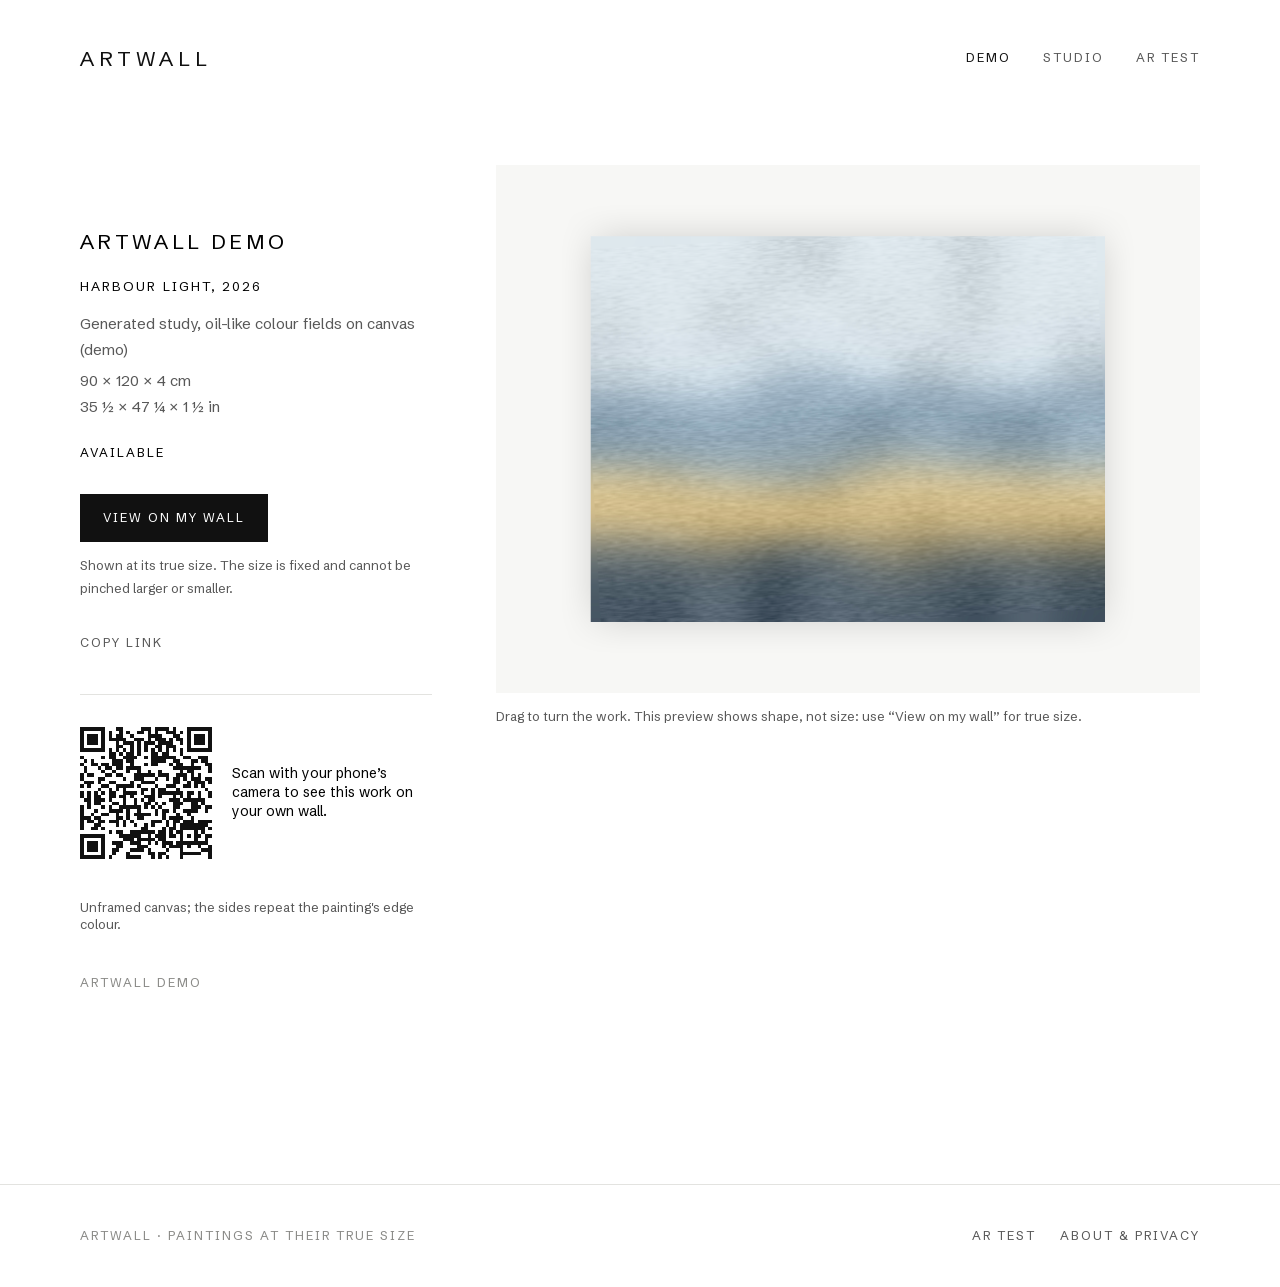
<file: artwall/demo/harbour-light/index.html>
<!DOCTYPE html><html lang="en" class="NMy_5a_variable"><head><meta charSet="utf-8"/><meta name="viewport" content="width=device-width, initial-scale=1, viewport-fit=cover"/><link rel="preload" href="/artwall/_next/static/media/7a79a8532ddacb0c-s.p.1shg3f9j2jih-.woff2" as="font" crossorigin="" type="font/woff2"/><link rel="preload" href="/artwall/_next/static/media/ded494f396ddea9f-s.p.3j3x29wbycqkn.woff2" as="font" crossorigin="" type="font/woff2"/><link rel="preload" as="image" href="/artwall/demo/harbour-light/poster.jpg"/><link rel="stylesheet" href="/artwall/_next/static/chunks/1mej-q7yaf5xn.css" data-precedence="next"/><link rel="preload" as="script" fetchPriority="low" href="/artwall/_next/static/chunks/310vm2bl3xxpt.js"/><script src="/artwall/_next/static/chunks/27uw2qb0ponco.js" async=""></script><script src="/artwall/_next/static/chunks/3_rnq7tzsq25r.js" async=""></script><script src="/artwall/_next/static/chunks/2byeq6a-j782m.js" async=""></script><script src="/artwall/_next/static/chunks/turbopack-3t0lq1nxefxr3.js" async=""></script><script src="/artwall/_next/static/chunks/24ncsx3veul4p.js" async=""></script><script src="/artwall/_next/static/chunks/2o81x6dqa3t_a.js" async=""></script><script src="/artwall/_next/static/chunks/2iexyxdct-_yz.js" async=""></script><meta name="theme-color" content="#ffffff"/><title>Harbour light (demo) · ArtWall</title><meta name="description" content="See a painting on your own wall at its true size."/><link rel="manifest" href="/artwall/manifest.webmanifest"/><meta name="mobile-web-app-capable" content="yes"/><meta name="apple-mobile-web-app-title" content="ArtWall"/><meta name="apple-mobile-web-app-status-bar-style" content="default"/><link rel="icon" href="/artwall/icons/icon-192.png"/><link rel="apple-touch-icon" href="/artwall/icons/apple-touch-icon.png"/><meta name="next-size-adjust" content=""/><script src="/artwall/_next/static/chunks/0cz1d0mv5g_q7.js" noModule=""></script></head><body><div hidden=""><!--$--><!--/$--></div><a href="#main" class="skip-link">Skip to content</a><header class="wrap flex items-center justify-between py-6 lg:py-10"><a class="text-[21px] tracking-[0.22em] text-[var(--color-ink)] no-underline" aria-label="ArtWall home" href="/artwall/">ARTWALL</a><nav aria-label="Main" class="hidden gap-8 md:flex"><a class="link" aria-current="page" href="/artwall/demo/">Demo</a><a class="link" href="/artwall/studio/">Studio</a><a class="link" href="/artwall/diagnostics/ar/">AR test</a></nav><button type="button" class="link md:hidden" aria-expanded="false" aria-controls="mobile-nav">Menu</button></header><main id="main"><article class="wrap pt-6 lg:pt-12 pb-24" aria-labelledby="artwork-title"><div class="grid gap-10 lg:grid-cols-[minmax(280px,1fr)_2fr] lg:gap-16"><div class="order-1 lg:order-2"><div class="ground relative w-full max-h-[78vh]" style="aspect-ratio:1.3333333333333333"><img src="/artwall/demo/harbour-light/poster.jpg" alt="ArtWall demo, Harbour light" class="absolute inset-0 h-full w-full object-contain p-[6%]"/></div><p class="muted mt-3 text-[13px]">Drag to turn the work. This preview shows shape, not size: use “View on my wall” for true size.</p></div><div class="order-2 lg:order-1 lg:pt-16"><h1 class="heading" id="artwork-title">ArtWall demo</h1><p class="subheading mt-6">Harbour light, 2026</p><p class="muted mt-4">Generated study, oil-like colour fields on canvas (demo)</p><div class="mt-1"><div class="muted" data-testid="dimensions"><div><div>90 × 120 × 4 cm</div><div>35 ½ × 47 ¼ × 1 ½ in</div></div></div></div><p class="label mt-6" data-testid="availability">Available</p><div class="mt-8 "><a rel="ar" href="/artwall/demo/harbour-light/model.usdz#allowsContentScaling=0" data-ar-link="" class="btn btn-primary w-full sm:w-auto" data-testid="view-on-wall"><img src="[data-uri]" alt="" width="1" height="1" class="hidden"/>View on my wall</a><p class="muted mt-3 text-[13px]">Shown at its true size. The size is fixed and cannot be pinched larger or smaller.</p></div><div class="mt-8 flex flex-wrap gap-x-8 gap-y-3"><button type="button" class="link">Copy link</button></div><p class="muted mt-10 text-[13px] leading-snug">Unframed canvas; the sides repeat the painting&#x27;s edge colour.</p><p class="label mt-10 text-[var(--color-faint)]">ArtWall demo</p></div></div></article><!--$--><!--/$--></main><footer class="wrap rule mt-24 flex flex-col gap-3 py-10 text-[13px] sm:flex-row sm:items-center sm:justify-between"><span class="label text-[var(--color-faint)]">ArtWall · paintings at their true size</span><span class="flex gap-6"><a class="link" href="/artwall/diagnostics/ar/">AR test</a><a class="link" href="/artwall/about/">About &amp; privacy</a></span></footer><script id="_R_">(globalThis["TURBOPACK"] || (globalThis["TURBOPACK"] = [])).push({"otherChunks":["static/chunks/310vm2bl3xxpt.js","static/chunks/27uw2qb0ponco.js","static/chunks/3_rnq7tzsq25r.js","static/chunks/2byeq6a-j782m.js"],"runtimeModuleIds":[94553]});</script><script src="/artwall/_next/static/chunks/310vm2bl3xxpt.js" async=""></script><script>(self.__next_f=self.__next_f||[]).push([0])</script><script>self.__next_f.push([1,"1:\"$Sreact.fragment\"\n2:\"/artwall/_next/static/chunks/24ncsx3veul4p.js\"\n3:I[11557,[\"$2\"],\"SiteHeader\"]\n4:I[39756,[\"$2\"],\"default\"]\n5:I[37457,[\"$2\"],\"default\"]\n6:I[22016,[\"$2\"],\"\"]\nc:I[97367,[\"$2\"],\"OutletBoundary\"]\nd:\"$Sreact.suspense\"\nf:\"ViewportBoundary\"\n10:I[97367,[\"$2\"],\"$f\"]\n12:\"MetadataBoundary\"\n13:I[97367,[\"$2\"],\"$12\"]\n15:I[68027,[\"$2\"],\"default\",1]\n:HL[\"/artwall/_next/static/chunks/1mej-q7yaf5xn.css\",\"style\"]\n:HL[\"/artwall/_next/static/media/7a79a8532ddacb0c-s.p.1shg3f9j2jih-.woff2\",\"font\",{\"crossOrigin\":\"\",\"type\":\"font/woff2\"}]\n:HL[\"/artwall/_next/static/media/ded494f396ddea9f-s.p.3j3x29wbycqkn.woff2\",\"font\",{\"crossOrigin\":\"\",\"type\":\"font/woff2\"}]\n8:X\na:[[\"children\",{\"s\":\"__PAGE__\",\"h\":512,\"d\":{\"r\":[\"$\",\"$1\",\"c\",{\"children\":[\"$Lb\",[[\"$\",\"script\",\"script-0\",{\"src\":\"/artwall/_next/static/chunks/2o81x6dqa3t_a.js\",\"async\":true,\"nonce\":\"$undefined\"}],[\"$\",\"script\",\"script-1\",{\"src\":\"/artwall/_next/static/chunks/2iexyxdct-_yz.js\",\"async\":true,\"nonce\":\"$undefined\"}]],[\"$\",\"$Lc\",null,{\"children\":[\"$\",\"$d\",null,{\"name\":\"Next.MetadataOutlet\",\"children\":\"$@e\"}]}]]}],\"p\":false,\"v\":null}}]]\n9:[[\"children\",{\"s\":{\"n\":\"slug\",\"t\":\"d\",\"k\":\"harbour-light\",\"s\":[]},\"h\":66048,\"d\":{\"r\":[\"$\",\"$1\",\"c\",{\"children\":[null,[\"$\",\"$L4\",null,{\"parallelRouterKey\":\"children\",\"error\":\"$undefined\",\"errorStyles\":\"$undefined\",\"errorScripts\":\"$undefined\",\"template\":[\"$\",\"$L5\",null,{}],\"templateStyles\":\"$undefined\",\"templateScripts\":\"$undefined\",\"notFound\":\"$undefined\",\"forbidden\":\"$undefined\",\"unauthorized\":\"$undefined\"}]]}],\"p\":false,\"v\":\"$8\"},\"c\":\"$Qa\"}]]\n7:[[\"children\",{\"s\":\"demo\",\"h\":131584,\"d\":{\"r\":[\"$\",\"$1\",\"c\",{\"children\":[null,[\"$\",\"$L4\",null,{\"parallelRouterKey\":\"children\",\"error\":\"$undefined\",\"errorStyles\":\"$undefined\",\"errorScripts\":\"$undefined\",\"template\":[\"$\",\"$L5\",null,{}],\"templateStyles\":\"$undefined\",\"templateScripts\":\"$undefined\",\"notFound\":\"$undefined\",\"forbidden\":\"$undefined\",\"unauthorized\":\"$undefined\"}]]}],\"p\":false,\"v\":\"$8\"},\"c\":\"$Q9\"}]]\n0:{\"P\":null,\"c\":[\"\",\"demo\",\"harbour-light\",\"\"],\"q\":\"\",\"i\":false,\"t\":{\"t\":{\"s\":\"\",\"h\":131600,\"d\":{\"r\":[\"$\",\"$1\",\"c\",{\"children\":[[[\"$\",\"link\",\"0\",{\"rel\":\"stylesheet\",\"href\":\"/artwall/_next/static/chunks/1mej-q7yaf5xn.css\",\"precedence\":\"next\",\"crossOrigin\":\"$undefined\",\"nonce\":\"$undefined\"}],[\"$\",\"script\",\"script-0\",{\"src\":\"/artwall/_next/static/chunks/24ncsx3veul4p.js\",\"async\":true,\"nonce\":\"$undefined\"}]],[\"$\",\"html\",null,{\"lang\":\"en\",\"className\":\"NMy_5a_variable\",\"children\":[\"$\",\"body\",null,{\"children\":[[\"$\",\"a\",null,{\"href\":\"#main\",\"className\":\"skip-link\",\"children\":\"Skip to content\"}],[\"$\",\"$L3\",null,{}],[\"$\",\"main\",null,{\"id\":\"main\",\"children\":[\"$\",\"$L4\",null,{\"parallelRouterKey\":\"children\",\"error\":\"$undefined\",\"errorStyles\":\"$undefined\",\"errorScripts\":\"$undefined\",\"template\":[\"$\",\"$L5\",null,{}],\"templateStyles\":\"$undefined\",\"templateScripts\":\"$undefined\",\"notFound\":[[\"$\",\"div\",null,{\"className\":\"wrap pt-12\",\"children\":[[\"$\",\"h1\",null,{\"className\":\"heading\",\"children\":\"Not found\"}],[\"$\",\"p\",null,{\"className\":\"mt-6\",\"children\":\"This work is not published, the link has expired, or the address is wrong.\"}],[\"$\",\"$L6\",null,{\"href\":\"/demo/\",\"className\":\"btn btn-secondary mt-10\",\"children\":\"See the demo works\"}]]}],[]],\"forbidden\":\"$undefined\",\"unauthorized\":\"$undefined\"}]}],[\"$\",\"footer\",null,{\"className\":\"wrap rule mt-24 flex flex-col gap-3 py-10 text-[13px] sm:flex-row sm:items-center sm:justify-between\",\"children\":[[\"$\",\"span\",null,{\"className\":\"label text-[var(--color-faint)]\",\"children\":\"ArtWall · paintings at their true size\"}],[\"$\",\"span\",null,{\"className\":\"flex gap-6\",\"children\":[[\"$\",\"$L6\",null,{\"className\":\"link\",\"href\":\"/diagnostics/ar/\",\"children\":\"AR test\"}],[\"$\",\"$L6\",null,{\"className\":\"link\",\"href\":\"/about/\",\"children\":\"About \u0026 privacy\"}]]}]]}]]}]}]]}],\"p\":false,\"v\":null},\"c\":\"$Q7\"},\"h\":{\"r\":[\"$\",\"$1\",\"h\",{\"children\":[null,[\"$\",\"$L10\",null,{\"children\":\"$L11\"}],[\"$\",\"$L13\",null,{\"children\":[[\"$\",\"div\",null,{\"hidden\":true,\"children\":[\"$\",\"$d\",null,{\"name\":\"Next.Metadata\",\"children\":\"$L14\"}]}],null]}],[\"$\",\"meta\",null,{\"name\":\"next-size-adjust\",\"content\":\"\"}]]}],\"p\":false,\"v\":null}},\"m\":\"$undefined\",\"G\":[\"$15\",[[\"$\",\"link\",\"0\",{\"rel\":\"stylesheet\",\"href\":\"/artwall/_next/static/chunks/1mej-q7yaf5xn.css\",\"precedence\":\"next\",\"crossOrigin\":\"$undefined\",\"nonce\":\"$undefined\"}]]],\"S\":true,\"r\":\"$undefined\",\"s\":\"$undefined\",\"a\":\"$undefined\",\"l\":\"$undefined\",\"p\":\"$undefined\",\"d\":\"$undefined\",\"b\":\"Tv8RKZIAP0S5U1DkNwx6n\"}\n16:\"/artwall/_next/static/chunks/2o81x6dqa3t_a.js\"\n17:\"/artwall/_next/static/chunks/2iexyxdct-_yz.js\"\n18:I[54579,[\"$2\",\"$16\",\"$17\"],\"ArtworkView\"]\n8:C\nb:[\"$\",\"$L18\",null,{\"model\":{\"galleryName\":\"ArtWall demo\",\"title\":\"Harbour light\",\"artist\":\"ArtWall demo\",\"year\":\"2026\",\"medium\":\"Generated study, oil-like colour fields on canvas (demo)\",\"availability\":\"available\",\"mode\":\"artwork_only\",\"artwork\":{\"widthMm\":1200,\"heightMm\":900},\"outer\":null,\"depthMm\":40,\"depthIsEstimate\":false,\"frame\":null,\"posterUrl\":\"/artwall/demo/harbour-light/poster.jpg\",\"thumbUrl\":\"/artwall/demo/harbour-light/thumb.jpg\",\"glbUrl\":\"/artwall/demo/harbour-light/model.glb\",\"usdzUrl\":\"/artwall/demo/harbour-light/model.usdz\",\"notes\":\"Unframed canvas; the sides repeat the painting's edge colour.\",\"analytics\":null}}]\n11:[[\"$\",\"meta\",\"0\",{\"charSet\":\"utf-8\"}],[\"$\",\"meta\",\"1\",{\"name\":\"viewport\",\"content\":\"width=device-width, initial-scale=1, viewport-fit=cover\"}],[\"$\",\"meta\",\"2\",{\"name\":\"theme-color\",\"content\":\"#ffffff\"}]]\n19:I[27201,[\"$2\"],\"IconMark\"]\ne:null\n14:[[\"$\",\"title\",\"0\",{\"children\":\"Harbour light (demo) · ArtWall\"}],[\"$\",\"meta\",\"1\",{\"name\":\"description\",\"content\":\"See a painting on your own wall at its true size.\"}],[\"$\",\"link\",\"2\",{\"rel\":\"manifest\",\"href\":\"/artwall/manifest.webmanifest\",\"crossOrigin\":\"$undefined\"}],[\"$\",\"meta\",\"3\",{\"name\":\"mobile-web-app-capable\",\"content\":\"yes\"}],[\"$\",\"meta\",\"4\",{\"name\":\"apple-mobile-web-app-title\",\"content\":\"ArtWall\"}],[\"$\",\"meta\",\"5\",{\"name\":\"apple-mobile-web-app-status-bar-style\",\"content\":\"default\"}],[\"$\",\"link\",\"6\",{\"rel\":\"icon\",\"href\":\"/artwall/icons/icon-192.png\"}],[\"$\",\"link\",\"7\",{\"rel\":\"apple-touch-icon\",\"href\":\"/artwall/icons/apple-touch-icon.png\"}],[\"$\",\"$L19\",\"8\",{}]]\n"])</script></body></html>
</file>
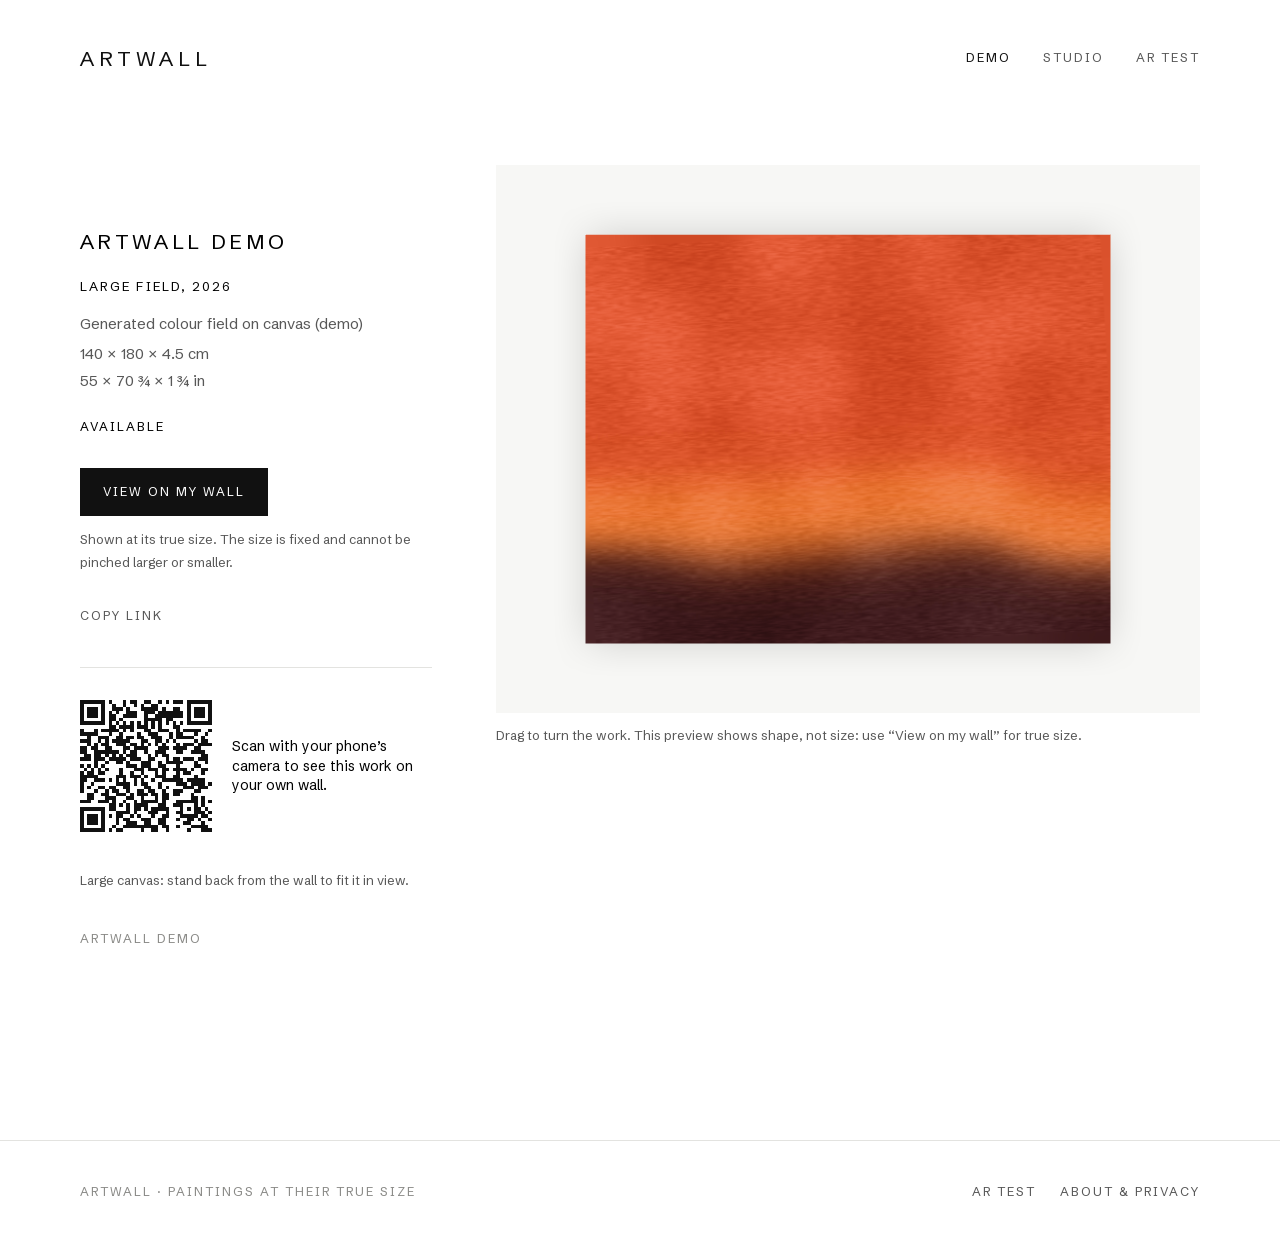
<file: artwall/demo/large-field/index.html>
<!DOCTYPE html><html lang="en" class="NMy_5a_variable"><head><meta charSet="utf-8"/><meta name="viewport" content="width=device-width, initial-scale=1, viewport-fit=cover"/><link rel="preload" href="/artwall/_next/static/media/7a79a8532ddacb0c-s.p.1shg3f9j2jih-.woff2" as="font" crossorigin="" type="font/woff2"/><link rel="preload" href="/artwall/_next/static/media/ded494f396ddea9f-s.p.3j3x29wbycqkn.woff2" as="font" crossorigin="" type="font/woff2"/><link rel="preload" as="image" href="/artwall/demo/large-field/poster.jpg"/><link rel="stylesheet" href="/artwall/_next/static/chunks/1mej-q7yaf5xn.css" data-precedence="next"/><link rel="preload" as="script" fetchPriority="low" href="/artwall/_next/static/chunks/310vm2bl3xxpt.js"/><script src="/artwall/_next/static/chunks/27uw2qb0ponco.js" async=""></script><script src="/artwall/_next/static/chunks/3_rnq7tzsq25r.js" async=""></script><script src="/artwall/_next/static/chunks/2byeq6a-j782m.js" async=""></script><script src="/artwall/_next/static/chunks/turbopack-3t0lq1nxefxr3.js" async=""></script><script src="/artwall/_next/static/chunks/24ncsx3veul4p.js" async=""></script><script src="/artwall/_next/static/chunks/2o81x6dqa3t_a.js" async=""></script><script src="/artwall/_next/static/chunks/2iexyxdct-_yz.js" async=""></script><meta name="theme-color" content="#ffffff"/><title>Large field (demo) · ArtWall</title><meta name="description" content="See a painting on your own wall at its true size."/><link rel="manifest" href="/artwall/manifest.webmanifest"/><meta name="mobile-web-app-capable" content="yes"/><meta name="apple-mobile-web-app-title" content="ArtWall"/><meta name="apple-mobile-web-app-status-bar-style" content="default"/><link rel="icon" href="/artwall/icons/icon-192.png"/><link rel="apple-touch-icon" href="/artwall/icons/apple-touch-icon.png"/><meta name="next-size-adjust" content=""/><script src="/artwall/_next/static/chunks/0cz1d0mv5g_q7.js" noModule=""></script></head><body><div hidden=""><!--$--><!--/$--></div><a href="#main" class="skip-link">Skip to content</a><header class="wrap flex items-center justify-between py-6 lg:py-10"><a class="text-[21px] tracking-[0.22em] text-[var(--color-ink)] no-underline" aria-label="ArtWall home" href="/artwall/">ARTWALL</a><nav aria-label="Main" class="hidden gap-8 md:flex"><a class="link" aria-current="page" href="/artwall/demo/">Demo</a><a class="link" href="/artwall/studio/">Studio</a><a class="link" href="/artwall/diagnostics/ar/">AR test</a></nav><button type="button" class="link md:hidden" aria-expanded="false" aria-controls="mobile-nav">Menu</button></header><main id="main"><article class="wrap pt-6 lg:pt-12 pb-24" aria-labelledby="artwork-title"><div class="grid gap-10 lg:grid-cols-[minmax(280px,1fr)_2fr] lg:gap-16"><div class="order-1 lg:order-2"><div class="ground relative w-full max-h-[78vh]" style="aspect-ratio:1.2857142857142858"><img src="/artwall/demo/large-field/poster.jpg" alt="ArtWall demo, Large field" class="absolute inset-0 h-full w-full object-contain p-[6%]"/></div><p class="muted mt-3 text-[13px]">Drag to turn the work. This preview shows shape, not size: use “View on my wall” for true size.</p></div><div class="order-2 lg:order-1 lg:pt-16"><h1 class="heading" id="artwork-title">ArtWall demo</h1><p class="subheading mt-6">Large field, 2026</p><p class="muted mt-4">Generated colour field on canvas (demo)</p><div class="mt-1"><div class="muted" data-testid="dimensions"><div><div>140 × 180 × 4.5 cm</div><div>55 × 70 ¾ × 1 ¾ in</div></div></div></div><p class="label mt-6" data-testid="availability">Available</p><div class="mt-8 "><a rel="ar" href="/artwall/demo/large-field/model.usdz#allowsContentScaling=0" data-ar-link="" class="btn btn-primary w-full sm:w-auto" data-testid="view-on-wall"><img src="[data-uri]" alt="" width="1" height="1" class="hidden"/>View on my wall</a><p class="muted mt-3 text-[13px]">Shown at its true size. The size is fixed and cannot be pinched larger or smaller.</p></div><div class="mt-8 flex flex-wrap gap-x-8 gap-y-3"><button type="button" class="link">Copy link</button></div><p class="muted mt-10 text-[13px] leading-snug">Large canvas: stand back from the wall to fit it in view.</p><p class="label mt-10 text-[var(--color-faint)]">ArtWall demo</p></div></div></article><!--$--><!--/$--></main><footer class="wrap rule mt-24 flex flex-col gap-3 py-10 text-[13px] sm:flex-row sm:items-center sm:justify-between"><span class="label text-[var(--color-faint)]">ArtWall · paintings at their true size</span><span class="flex gap-6"><a class="link" href="/artwall/diagnostics/ar/">AR test</a><a class="link" href="/artwall/about/">About &amp; privacy</a></span></footer><script id="_R_">(globalThis["TURBOPACK"] || (globalThis["TURBOPACK"] = [])).push({"otherChunks":["static/chunks/310vm2bl3xxpt.js","static/chunks/27uw2qb0ponco.js","static/chunks/3_rnq7tzsq25r.js","static/chunks/2byeq6a-j782m.js"],"runtimeModuleIds":[94553]});</script><script src="/artwall/_next/static/chunks/310vm2bl3xxpt.js" async=""></script><script>(self.__next_f=self.__next_f||[]).push([0])</script><script>self.__next_f.push([1,"1:\"$Sreact.fragment\"\n2:\"/artwall/_next/static/chunks/24ncsx3veul4p.js\"\n3:I[11557,[\"$2\"],\"SiteHeader\"]\n4:I[39756,[\"$2\"],\"default\"]\n5:I[37457,[\"$2\"],\"default\"]\n6:I[22016,[\"$2\"],\"\"]\nc:I[97367,[\"$2\"],\"OutletBoundary\"]\nd:\"$Sreact.suspense\"\nf:\"ViewportBoundary\"\n10:I[97367,[\"$2\"],\"$f\"]\n12:\"MetadataBoundary\"\n13:I[97367,[\"$2\"],\"$12\"]\n15:I[68027,[\"$2\"],\"default\",1]\n:HL[\"/artwall/_next/static/chunks/1mej-q7yaf5xn.css\",\"style\"]\n:HL[\"/artwall/_next/static/media/7a79a8532ddacb0c-s.p.1shg3f9j2jih-.woff2\",\"font\",{\"crossOrigin\":\"\",\"type\":\"font/woff2\"}]\n:HL[\"/artwall/_next/static/media/ded494f396ddea9f-s.p.3j3x29wbycqkn.woff2\",\"font\",{\"crossOrigin\":\"\",\"type\":\"font/woff2\"}]\n8:X\na:[[\"children\",{\"s\":\"__PAGE__\",\"h\":512,\"d\":{\"r\":[\"$\",\"$1\",\"c\",{\"children\":[\"$Lb\",[[\"$\",\"script\",\"script-0\",{\"src\":\"/artwall/_next/static/chunks/2o81x6dqa3t_a.js\",\"async\":true,\"nonce\":\"$undefined\"}],[\"$\",\"script\",\"script-1\",{\"src\":\"/artwall/_next/static/chunks/2iexyxdct-_yz.js\",\"async\":true,\"nonce\":\"$undefined\"}]],[\"$\",\"$Lc\",null,{\"children\":[\"$\",\"$d\",null,{\"name\":\"Next.MetadataOutlet\",\"children\":\"$@e\"}]}]]}],\"p\":false,\"v\":null}}]]\n9:[[\"children\",{\"s\":{\"n\":\"slug\",\"t\":\"d\",\"k\":\"large-field\",\"s\":[]},\"h\":66048,\"d\":{\"r\":[\"$\",\"$1\",\"c\",{\"children\":[null,[\"$\",\"$L4\",null,{\"parallelRouterKey\":\"children\",\"error\":\"$undefined\",\"errorStyles\":\"$undefined\",\"errorScripts\":\"$undefined\",\"template\":[\"$\",\"$L5\",null,{}],\"templateStyles\":\"$undefined\",\"templateScripts\":\"$undefined\",\"notFound\":\"$undefined\",\"forbidden\":\"$undefined\",\"unauthorized\":\"$undefined\"}]]}],\"p\":false,\"v\":\"$8\"},\"c\":\"$Qa\"}]]\n7:[[\"children\",{\"s\":\"demo\",\"h\":131584,\"d\":{\"r\":[\"$\",\"$1\",\"c\",{\"children\":[null,[\"$\",\"$L4\",null,{\"parallelRouterKey\":\"children\",\"error\":\"$undefined\",\"errorStyles\":\"$undefined\",\"errorScripts\":\"$undefined\",\"template\":[\"$\",\"$L5\",null,{}],\"templateStyles\":\"$undefined\",\"templateScripts\":\"$undefined\",\"notFound\":\"$undefined\",\"forbidden\":\"$undefined\",\"unauthorized\":\"$undefined\"}]]}],\"p\":false,\"v\":\"$8\"},\"c\":\"$Q9\"}]]\n0:{\"P\":null,\"c\":[\"\",\"demo\",\"large-field\",\"\"],\"q\":\"\",\"i\":false,\"t\":{\"t\":{\"s\":\"\",\"h\":131600,\"d\":{\"r\":[\"$\",\"$1\",\"c\",{\"children\":[[[\"$\",\"link\",\"0\",{\"rel\":\"stylesheet\",\"href\":\"/artwall/_next/static/chunks/1mej-q7yaf5xn.css\",\"precedence\":\"next\",\"crossOrigin\":\"$undefined\",\"nonce\":\"$undefined\"}],[\"$\",\"script\",\"script-0\",{\"src\":\"/artwall/_next/static/chunks/24ncsx3veul4p.js\",\"async\":true,\"nonce\":\"$undefined\"}]],[\"$\",\"html\",null,{\"lang\":\"en\",\"className\":\"NMy_5a_variable\",\"children\":[\"$\",\"body\",null,{\"children\":[[\"$\",\"a\",null,{\"href\":\"#main\",\"className\":\"skip-link\",\"children\":\"Skip to content\"}],[\"$\",\"$L3\",null,{}],[\"$\",\"main\",null,{\"id\":\"main\",\"children\":[\"$\",\"$L4\",null,{\"parallelRouterKey\":\"children\",\"error\":\"$undefined\",\"errorStyles\":\"$undefined\",\"errorScripts\":\"$undefined\",\"template\":[\"$\",\"$L5\",null,{}],\"templateStyles\":\"$undefined\",\"templateScripts\":\"$undefined\",\"notFound\":[[\"$\",\"div\",null,{\"className\":\"wrap pt-12\",\"children\":[[\"$\",\"h1\",null,{\"className\":\"heading\",\"children\":\"Not found\"}],[\"$\",\"p\",null,{\"className\":\"mt-6\",\"children\":\"This work is not published, the link has expired, or the address is wrong.\"}],[\"$\",\"$L6\",null,{\"href\":\"/demo/\",\"className\":\"btn btn-secondary mt-10\",\"children\":\"See the demo works\"}]]}],[]],\"forbidden\":\"$undefined\",\"unauthorized\":\"$undefined\"}]}],[\"$\",\"footer\",null,{\"className\":\"wrap rule mt-24 flex flex-col gap-3 py-10 text-[13px] sm:flex-row sm:items-center sm:justify-between\",\"children\":[[\"$\",\"span\",null,{\"className\":\"label text-[var(--color-faint)]\",\"children\":\"ArtWall · paintings at their true size\"}],[\"$\",\"span\",null,{\"className\":\"flex gap-6\",\"children\":[[\"$\",\"$L6\",null,{\"className\":\"link\",\"href\":\"/diagnostics/ar/\",\"children\":\"AR test\"}],[\"$\",\"$L6\",null,{\"className\":\"link\",\"href\":\"/about/\",\"children\":\"About \u0026 privacy\"}]]}]]}]]}]}]]}],\"p\":false,\"v\":null},\"c\":\"$Q7\"},\"h\":{\"r\":[\"$\",\"$1\",\"h\",{\"children\":[null,[\"$\",\"$L10\",null,{\"children\":\"$L11\"}],[\"$\",\"$L13\",null,{\"children\":[[\"$\",\"div\",null,{\"hidden\":true,\"children\":[\"$\",\"$d\",null,{\"name\":\"Next.Metadata\",\"children\":\"$L14\"}]}],null]}],[\"$\",\"meta\",null,{\"name\":\"next-size-adjust\",\"content\":\"\"}]]}],\"p\":false,\"v\":null}},\"m\":\"$undefined\",\"G\":[\"$15\",[[\"$\",\"link\",\"0\",{\"rel\":\"stylesheet\",\"href\":\"/artwall/_next/static/chunks/1mej-q7yaf5xn.css\",\"precedence\":\"next\",\"crossOrigin\":\"$undefined\",\"nonce\":\"$undefined\"}]]],\"S\":true,\"r\":\"$undefined\",\"s\":\"$undefined\",\"a\":\"$undefined\",\"l\":\"$undefined\",\"p\":\"$undefined\",\"d\":\"$undefined\",\"b\":\"Tv8RKZIAP0S5U1DkNwx6n\"}\n16:\"/artwall/_next/static/chunks/2o81x6dqa3t_a.js\"\n17:\"/artwall/_next/static/chunks/2iexyxdct-_yz.js\"\n18:I[54579,[\"$2\",\"$16\",\"$17\"],\"ArtworkView\"]\n8:C\nb:[\"$\",\"$L18\",null,{\"model\":{\"galleryName\":\"ArtWall demo\",\"title\":\"Large field\",\"artist\":\"ArtWall demo\",\"year\":\"2026\",\"medium\":\"Generated colour field on canvas (demo)\",\"availability\":\"available\",\"mode\":\"artwork_only\",\"artwork\":{\"widthMm\":1800,\"heightMm\":1400},\"outer\":null,\"depthMm\":45,\"depthIsEstimate\":false,\"frame\":null,\"posterUrl\":\"/artwall/demo/large-field/poster.jpg\",\"thumbUrl\":\"/artwall/demo/large-field/thumb.jpg\",\"glbUrl\":\"/artwall/demo/large-field/model.glb\",\"usdzUrl\":\"/artwall/demo/large-field/model.usdz\",\"notes\":\"Large canvas: stand back from the wall to fit it in view.\",\"analytics\":null}}]\n11:[[\"$\",\"meta\",\"0\",{\"charSet\":\"utf-8\"}],[\"$\",\"meta\",\"1\",{\"name\":\"viewport\",\"content\":\"width=device-width, initial-scale=1, viewport-fit=cover\"}],[\"$\",\"meta\",\"2\",{\"name\":\"theme-color\",\"content\":\"#ffffff\"}]]\n19:I[27201,[\"$2\"],\"IconMark\"]\ne:null\n14:[[\"$\",\"title\",\"0\",{\"children\":\"Large field (demo) · ArtWall\"}],[\"$\",\"meta\",\"1\",{\"name\":\"description\",\"content\":\"See a painting on your own wall at its true size.\"}],[\"$\",\"link\",\"2\",{\"rel\":\"manifest\",\"href\":\"/artwall/manifest.webmanifest\",\"crossOrigin\":\"$undefined\"}],[\"$\",\"meta\",\"3\",{\"name\":\"mobile-web-app-capable\",\"content\":\"yes\"}],[\"$\",\"meta\",\"4\",{\"name\":\"apple-mobile-web-app-title\",\"content\":\"ArtWall\"}],[\"$\",\"meta\",\"5\",{\"name\":\"apple-mobile-web-app-status-bar-style\",\"content\":\"default\"}],[\"$\",\"link\",\"6\",{\"rel\":\"icon\",\"href\":\"/artwall/icons/icon-192.png\"}],[\"$\",\"link\",\"7\",{\"rel\":\"apple-touch-icon\",\"href\":\"/artwall/icons/apple-touch-icon.png\"}],[\"$\",\"$L19\",\"8\",{}]]\n"])</script></body></html>
</file>
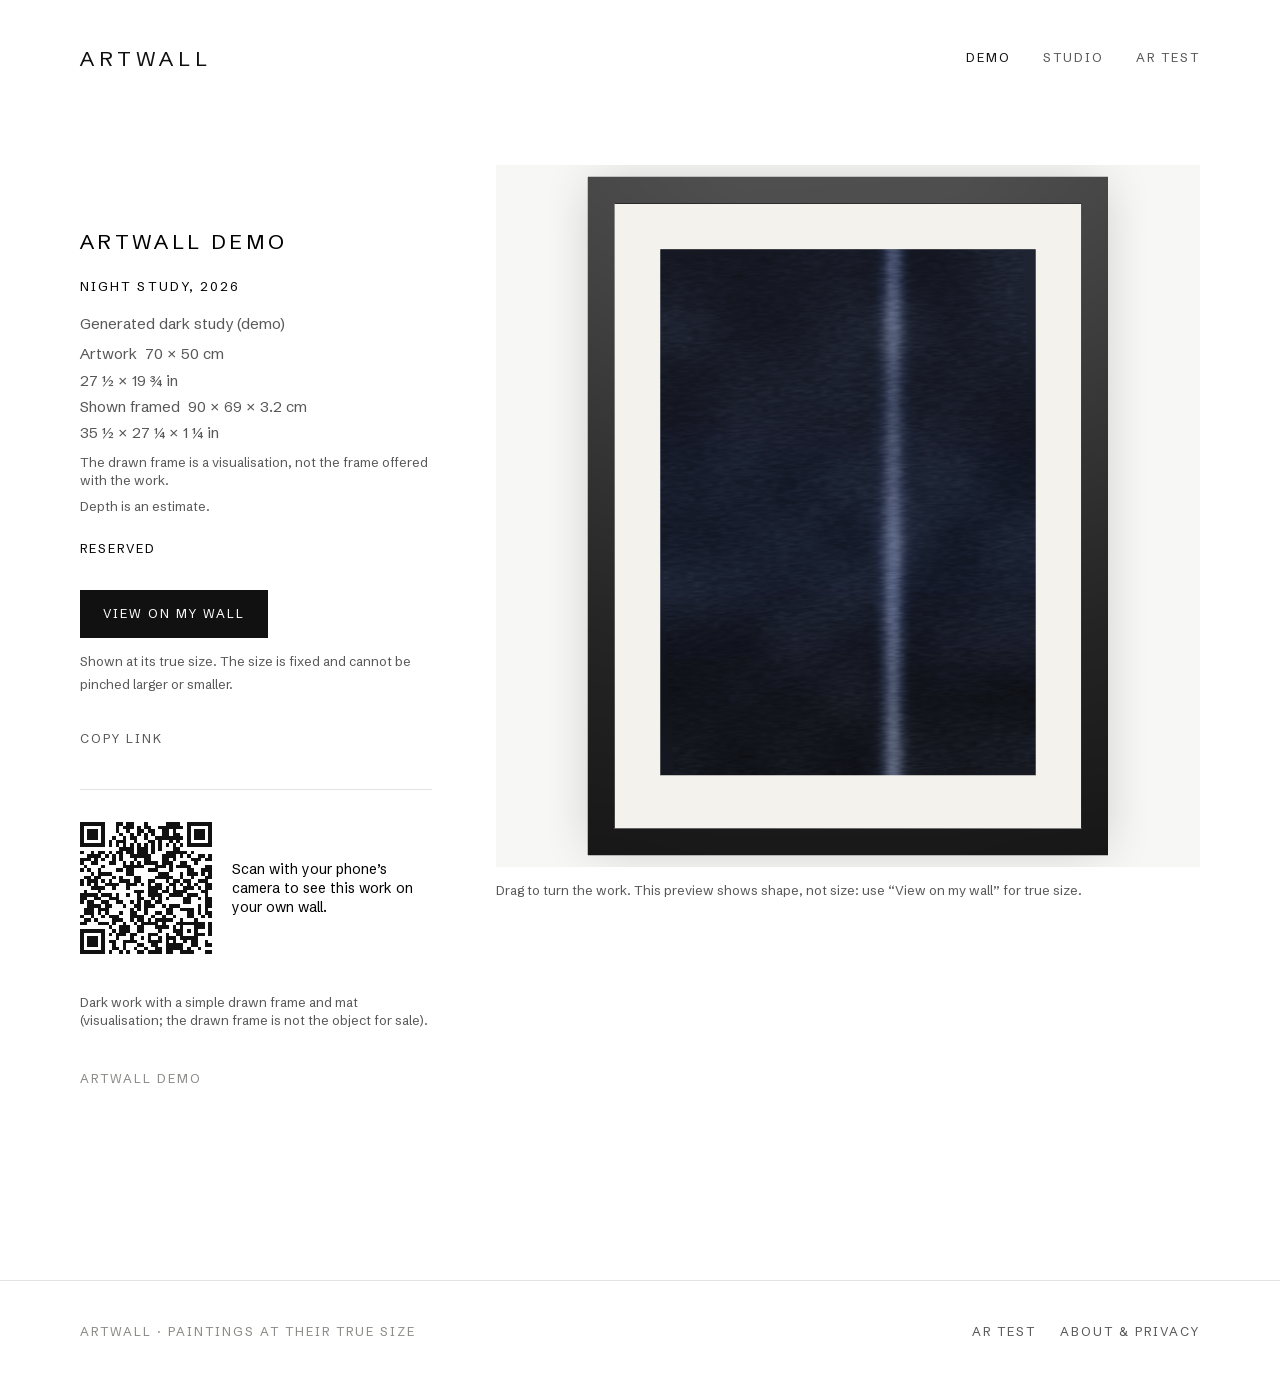
<file: artwall/demo/night-study/index.html>
<!DOCTYPE html><html lang="en" class="NMy_5a_variable"><head><meta charSet="utf-8"/><meta name="viewport" content="width=device-width, initial-scale=1, viewport-fit=cover"/><link rel="preload" href="/artwall/_next/static/media/7a79a8532ddacb0c-s.p.1shg3f9j2jih-.woff2" as="font" crossorigin="" type="font/woff2"/><link rel="preload" href="/artwall/_next/static/media/ded494f396ddea9f-s.p.3j3x29wbycqkn.woff2" as="font" crossorigin="" type="font/woff2"/><link rel="preload" as="image" href="/artwall/demo/night-study/poster.jpg"/><link rel="stylesheet" href="/artwall/_next/static/chunks/1mej-q7yaf5xn.css" data-precedence="next"/><link rel="preload" as="script" fetchPriority="low" href="/artwall/_next/static/chunks/310vm2bl3xxpt.js"/><script src="/artwall/_next/static/chunks/27uw2qb0ponco.js" async=""></script><script src="/artwall/_next/static/chunks/3_rnq7tzsq25r.js" async=""></script><script src="/artwall/_next/static/chunks/2byeq6a-j782m.js" async=""></script><script src="/artwall/_next/static/chunks/turbopack-3t0lq1nxefxr3.js" async=""></script><script src="/artwall/_next/static/chunks/24ncsx3veul4p.js" async=""></script><script src="/artwall/_next/static/chunks/2o81x6dqa3t_a.js" async=""></script><script src="/artwall/_next/static/chunks/2iexyxdct-_yz.js" async=""></script><meta name="theme-color" content="#ffffff"/><title>Night study (demo) · ArtWall</title><meta name="description" content="See a painting on your own wall at its true size."/><link rel="manifest" href="/artwall/manifest.webmanifest"/><meta name="mobile-web-app-capable" content="yes"/><meta name="apple-mobile-web-app-title" content="ArtWall"/><meta name="apple-mobile-web-app-status-bar-style" content="default"/><link rel="icon" href="/artwall/icons/icon-192.png"/><link rel="apple-touch-icon" href="/artwall/icons/apple-touch-icon.png"/><meta name="next-size-adjust" content=""/><script src="/artwall/_next/static/chunks/0cz1d0mv5g_q7.js" noModule=""></script></head><body><div hidden=""><!--$--><!--/$--></div><a href="#main" class="skip-link">Skip to content</a><header class="wrap flex items-center justify-between py-6 lg:py-10"><a class="text-[21px] tracking-[0.22em] text-[var(--color-ink)] no-underline" aria-label="ArtWall home" href="/artwall/">ARTWALL</a><nav aria-label="Main" class="hidden gap-8 md:flex"><a class="link" aria-current="page" href="/artwall/demo/">Demo</a><a class="link" href="/artwall/studio/">Studio</a><a class="link" href="/artwall/diagnostics/ar/">AR test</a></nav><button type="button" class="link md:hidden" aria-expanded="false" aria-controls="mobile-nav">Menu</button></header><main id="main"><article class="wrap pt-6 lg:pt-12 pb-24" aria-labelledby="artwork-title"><div class="grid gap-10 lg:grid-cols-[minmax(280px,1fr)_2fr] lg:gap-16"><div class="order-1 lg:order-2"><div class="ground relative w-full max-h-[78vh]" style="aspect-ratio:0.7666666666666667"><img src="/artwall/demo/night-study/poster.jpg" alt="ArtWall demo, Night study" class="absolute inset-0 h-full w-full object-contain p-[6%]"/></div><p class="muted mt-3 text-[13px]">Drag to turn the work. This preview shows shape, not size: use “View on my wall” for true size.</p></div><div class="order-2 lg:order-1 lg:pt-16"><h1 class="heading" id="artwork-title">ArtWall demo</h1><p class="subheading mt-6">Night study, 2026</p><p class="muted mt-4">Generated dark study (demo)</p><div class="mt-1"><div class="muted" data-testid="dimensions"><div><span class="sr-only">Artwork<!-- -->: </span><div><span class="mr-2">Artwork</span>70 × 50 cm</div><div>27 ½ × 19 ¾ in</div></div><div><span class="sr-only">Shown framed<!-- -->: </span><div><span class="mr-2">Shown framed</span>90 × 69 × 3.2 cm</div><div>35 ½ × 27 ¼ × 1 ¼ in</div></div><p class="mt-2 text-[13px] leading-snug">The drawn frame is a visualisation, not the frame offered with the work.</p><p class="mt-2 text-[13px] leading-snug">Depth is an estimate.</p></div></div><p class="label mt-6" data-testid="availability">Reserved</p><div class="mt-8 "><a rel="ar" href="/artwall/demo/night-study/model.usdz#allowsContentScaling=0" data-ar-link="" class="btn btn-primary w-full sm:w-auto" data-testid="view-on-wall"><img src="[data-uri]" alt="" width="1" height="1" class="hidden"/>View on my wall</a><p class="muted mt-3 text-[13px]">Shown at its true size. The size is fixed and cannot be pinched larger or smaller.</p></div><div class="mt-8 flex flex-wrap gap-x-8 gap-y-3"><button type="button" class="link">Copy link</button></div><p class="muted mt-10 text-[13px] leading-snug">Dark work with a simple drawn frame and mat (visualisation; the drawn frame is not the object for sale).</p><p class="label mt-10 text-[var(--color-faint)]">ArtWall demo</p></div></div></article><!--$--><!--/$--></main><footer class="wrap rule mt-24 flex flex-col gap-3 py-10 text-[13px] sm:flex-row sm:items-center sm:justify-between"><span class="label text-[var(--color-faint)]">ArtWall · paintings at their true size</span><span class="flex gap-6"><a class="link" href="/artwall/diagnostics/ar/">AR test</a><a class="link" href="/artwall/about/">About &amp; privacy</a></span></footer><script id="_R_">(globalThis["TURBOPACK"] || (globalThis["TURBOPACK"] = [])).push({"otherChunks":["static/chunks/310vm2bl3xxpt.js","static/chunks/27uw2qb0ponco.js","static/chunks/3_rnq7tzsq25r.js","static/chunks/2byeq6a-j782m.js"],"runtimeModuleIds":[94553]});</script><script src="/artwall/_next/static/chunks/310vm2bl3xxpt.js" async=""></script><script>(self.__next_f=self.__next_f||[]).push([0])</script><script>self.__next_f.push([1,"1:\"$Sreact.fragment\"\n2:\"/artwall/_next/static/chunks/24ncsx3veul4p.js\"\n3:I[11557,[\"$2\"],\"SiteHeader\"]\n4:I[39756,[\"$2\"],\"default\"]\n5:I[37457,[\"$2\"],\"default\"]\n6:I[22016,[\"$2\"],\"\"]\nc:I[97367,[\"$2\"],\"OutletBoundary\"]\nd:\"$Sreact.suspense\"\nf:\"ViewportBoundary\"\n10:I[97367,[\"$2\"],\"$f\"]\n12:\"MetadataBoundary\"\n13:I[97367,[\"$2\"],\"$12\"]\n15:I[68027,[\"$2\"],\"default\",1]\n:HL[\"/artwall/_next/static/chunks/1mej-q7yaf5xn.css\",\"style\"]\n:HL[\"/artwall/_next/static/media/7a79a8532ddacb0c-s.p.1shg3f9j2jih-.woff2\",\"font\",{\"crossOrigin\":\"\",\"type\":\"font/woff2\"}]\n:HL[\"/artwall/_next/static/media/ded494f396ddea9f-s.p.3j3x29wbycqkn.woff2\",\"font\",{\"crossOrigin\":\"\",\"type\":\"font/woff2\"}]\n8:X\na:[[\"children\",{\"s\":\"__PAGE__\",\"h\":512,\"d\":{\"r\":[\"$\",\"$1\",\"c\",{\"children\":[\"$Lb\",[[\"$\",\"script\",\"script-0\",{\"src\":\"/artwall/_next/static/chunks/2o81x6dqa3t_a.js\",\"async\":true,\"nonce\":\"$undefined\"}],[\"$\",\"script\",\"script-1\",{\"src\":\"/artwall/_next/static/chunks/2iexyxdct-_yz.js\",\"async\":true,\"nonce\":\"$undefined\"}]],[\"$\",\"$Lc\",null,{\"children\":[\"$\",\"$d\",null,{\"name\":\"Next.MetadataOutlet\",\"children\":\"$@e\"}]}]]}],\"p\":false,\"v\":null}}]]\n9:[[\"children\",{\"s\":{\"n\":\"slug\",\"t\":\"d\",\"k\":\"night-study\",\"s\":[]},\"h\":66048,\"d\":{\"r\":[\"$\",\"$1\",\"c\",{\"children\":[null,[\"$\",\"$L4\",null,{\"parallelRouterKey\":\"children\",\"error\":\"$undefined\",\"errorStyles\":\"$undefined\",\"errorScripts\":\"$undefined\",\"template\":[\"$\",\"$L5\",null,{}],\"templateStyles\":\"$undefined\",\"templateScripts\":\"$undefined\",\"notFound\":\"$undefined\",\"forbidden\":\"$undefined\",\"unauthorized\":\"$undefined\"}]]}],\"p\":false,\"v\":\"$8\"},\"c\":\"$Qa\"}]]\n7:[[\"children\",{\"s\":\"demo\",\"h\":131584,\"d\":{\"r\":[\"$\",\"$1\",\"c\",{\"children\":[null,[\"$\",\"$L4\",null,{\"parallelRouterKey\":\"children\",\"error\":\"$undefined\",\"errorStyles\":\"$undefined\",\"errorScripts\":\"$undefined\",\"template\":[\"$\",\"$L5\",null,{}],\"templateStyles\":\"$undefined\",\"templateScripts\":\"$undefined\",\"notFound\":\"$undefined\",\"forbidden\":\"$undefined\",\"unauthorized\":\"$undefined\"}]]}],\"p\":false,\"v\":\"$8\"},\"c\":\"$Q9\"}]]\n0:{\"P\":null,\"c\":[\"\",\"demo\",\"night-study\",\"\"],\"q\":\"\",\"i\":false,\"t\":{\"t\":{\"s\":\"\",\"h\":131600,\"d\":{\"r\":[\"$\",\"$1\",\"c\",{\"children\":[[[\"$\",\"link\",\"0\",{\"rel\":\"stylesheet\",\"href\":\"/artwall/_next/static/chunks/1mej-q7yaf5xn.css\",\"precedence\":\"next\",\"crossOrigin\":\"$undefined\",\"nonce\":\"$undefined\"}],[\"$\",\"script\",\"script-0\",{\"src\":\"/artwall/_next/static/chunks/24ncsx3veul4p.js\",\"async\":true,\"nonce\":\"$undefined\"}]],[\"$\",\"html\",null,{\"lang\":\"en\",\"className\":\"NMy_5a_variable\",\"children\":[\"$\",\"body\",null,{\"children\":[[\"$\",\"a\",null,{\"href\":\"#main\",\"className\":\"skip-link\",\"children\":\"Skip to content\"}],[\"$\",\"$L3\",null,{}],[\"$\",\"main\",null,{\"id\":\"main\",\"children\":[\"$\",\"$L4\",null,{\"parallelRouterKey\":\"children\",\"error\":\"$undefined\",\"errorStyles\":\"$undefined\",\"errorScripts\":\"$undefined\",\"template\":[\"$\",\"$L5\",null,{}],\"templateStyles\":\"$undefined\",\"templateScripts\":\"$undefined\",\"notFound\":[[\"$\",\"div\",null,{\"className\":\"wrap pt-12\",\"children\":[[\"$\",\"h1\",null,{\"className\":\"heading\",\"children\":\"Not found\"}],[\"$\",\"p\",null,{\"className\":\"mt-6\",\"children\":\"This work is not published, the link has expired, or the address is wrong.\"}],[\"$\",\"$L6\",null,{\"href\":\"/demo/\",\"className\":\"btn btn-secondary mt-10\",\"children\":\"See the demo works\"}]]}],[]],\"forbidden\":\"$undefined\",\"unauthorized\":\"$undefined\"}]}],[\"$\",\"footer\",null,{\"className\":\"wrap rule mt-24 flex flex-col gap-3 py-10 text-[13px] sm:flex-row sm:items-center sm:justify-between\",\"children\":[[\"$\",\"span\",null,{\"className\":\"label text-[var(--color-faint)]\",\"children\":\"ArtWall · paintings at their true size\"}],[\"$\",\"span\",null,{\"className\":\"flex gap-6\",\"children\":[[\"$\",\"$L6\",null,{\"className\":\"link\",\"href\":\"/diagnostics/ar/\",\"children\":\"AR test\"}],[\"$\",\"$L6\",null,{\"className\":\"link\",\"href\":\"/about/\",\"children\":\"About \u0026 privacy\"}]]}]]}]]}]}]]}],\"p\":false,\"v\":null},\"c\":\"$Q7\"},\"h\":{\"r\":[\"$\",\"$1\",\"h\",{\"children\":[null,[\"$\",\"$L10\",null,{\"children\":\"$L11\"}],[\"$\",\"$L13\",null,{\"children\":[[\"$\",\"div\",null,{\"hidden\":true,\"children\":[\"$\",\"$d\",null,{\"name\":\"Next.Metadata\",\"children\":\"$L14\"}]}],null]}],[\"$\",\"meta\",null,{\"name\":\"next-size-adjust\",\"content\":\"\"}]]}],\"p\":false,\"v\":null}},\"m\":\"$undefined\",\"G\":[\"$15\",[[\"$\",\"link\",\"0\",{\"rel\":\"stylesheet\",\"href\":\"/artwall/_next/static/chunks/1mej-q7yaf5xn.css\",\"precedence\":\"next\",\"crossOrigin\":\"$undefined\",\"nonce\":\"$undefined\"}]]],\"S\":true,\"r\":\"$undefined\",\"s\":\"$undefined\",\"a\":\"$undefined\",\"l\":\"$undefined\",\"p\":\"$undefined\",\"d\":\"$undefined\",\"b\":\"Tv8RKZIAP0S5U1DkNwx6n\"}\n16:\"/artwall/_next/static/chunks/2o81x6dqa3t_a.js\"\n17:\"/artwall/_next/static/chunks/2iexyxdct-_yz.js\"\n18:I[54579,[\"$2\",\"$16\",\"$17\"],\"ArtworkView\"]\n8:C\nb:[\"$\",\"$L18\",null,{\"model\":{\"galleryName\":\"ArtWall demo\",\"title\":\"Night study\",\"artist\":\"ArtWall demo\",\"year\":\"2026\",\"medium\":\"Generated dark study (demo)\",\"availability\":\"reserved\",\"mode\":\"artwork_only\",\"artwork\":{\"widthMm\":500,\"heightMm\":700},\"outer\":{\"widthMm\":690,\"heightMm\":900},\"depthMm\":32,\"depthIsEstimate\":true,\"frame\":{\"kind\":\"procedural\",\"bordersMm\":{\"top\":35,\"right\":35,\"bottom\":35,\"left\":35},\"mat\":{\"bordersMm\":{\"top\":60,\"right\":60,\"bottom\":70,\"left\":60}}},\"posterUrl\":\"/artwall/demo/night-study/poster.jpg\",\"thumbUrl\":\"/artwall/demo/night-study/thumb.jpg\",\"glbUrl\":\"/artwall/demo/night-study/model.glb\",\"usdzUrl\":\"/artwall/demo/night-study/model.usdz\",\"notes\":\"Dark work with a simple drawn frame and mat (visualisation; the drawn frame is not the object for sale).\",\"analytics\":null}}]\n11:[[\"$\",\"meta\",\"0\",{\"charSet\":\"utf-8\"}],[\"$\",\"meta\",\"1\",{\"name\":\"viewport\",\"content\":\"width=device-width, initial-scale=1, viewport-fit=cover\"}],[\"$\",\"meta\",\"2\",{\"name\":\"theme-color\",\"content\":\"#ffffff\"}]]\n19:I[27201,[\"$2\"],\"IconMark\"]\ne:null\n14:[[\"$\",\"title\",\"0\",{\"children\":\"Night study (demo) · ArtWall\"}],[\"$\",\"meta\",\"1\",{\"name\":\"description\",\"content\":\"See a painting on your own wall at its true size.\"}],[\"$\",\"link\",\"2\",{\"rel\":\"manifest\",\"href\":\"/artwall/manifest.webmanifest\",\"crossOrigin\":\"$undefined\"}],[\"$\",\"meta\",\"3\",{\"name\":\"mobile-web-app-capable\",\"content\":\"yes\"}],[\"$\",\"meta\",\"4\",{\"name\":\"apple-mobile-web-app-title\",\"content\":\"ArtWall\"}],[\"$\",\"meta\",\"5\",{\"name\":\"apple-mobile-web-app-status-bar-style\",\"content\":\"default\"}],[\"$\",\"link\",\"6\",{\"rel\":\"icon\",\"href\":\"/artwall/icons/icon-192.png\"}],[\"$\",\"link\",\"7\",{\"rel\":\"apple-touch-icon\",\"href\":\"/artwall/icons/apple-touch-icon.png\"}],[\"$\",\"$L19\",\"8\",{}]]\n"])</script></body></html>
</file>
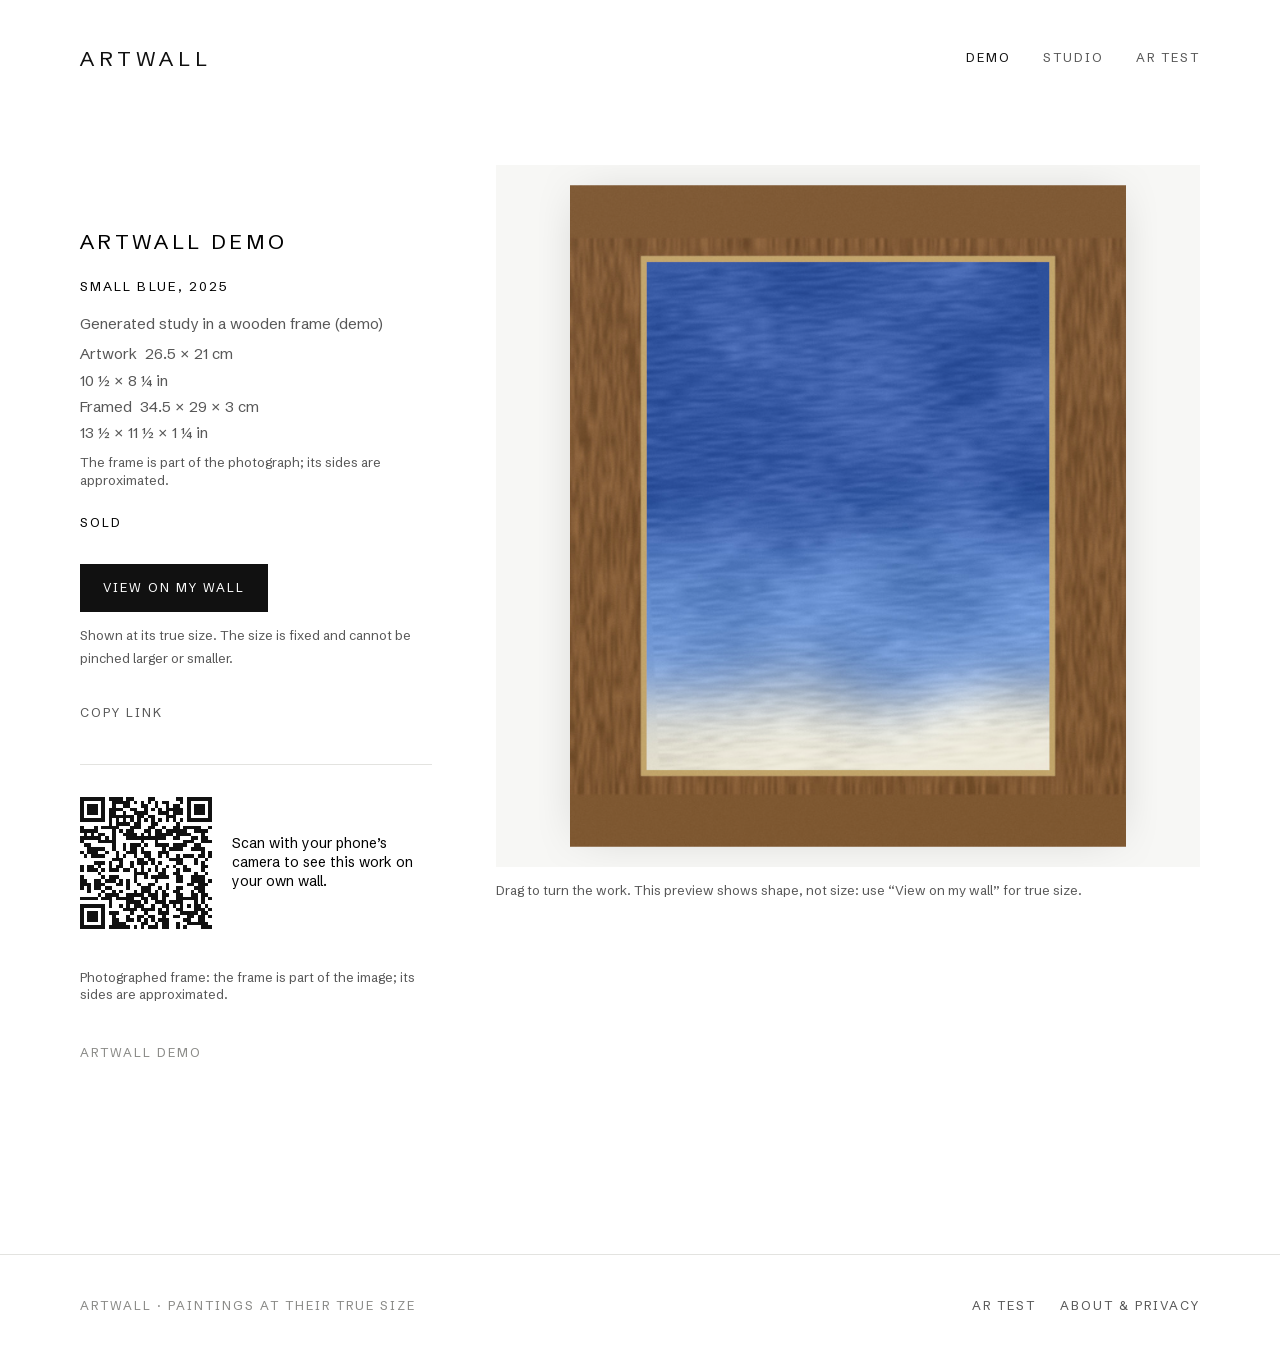
<file: artwall/demo/small-blue/index.html>
<!DOCTYPE html><html lang="en" class="NMy_5a_variable"><head><meta charSet="utf-8"/><meta name="viewport" content="width=device-width, initial-scale=1, viewport-fit=cover"/><link rel="preload" href="/artwall/_next/static/media/7a79a8532ddacb0c-s.p.1shg3f9j2jih-.woff2" as="font" crossorigin="" type="font/woff2"/><link rel="preload" href="/artwall/_next/static/media/ded494f396ddea9f-s.p.3j3x29wbycqkn.woff2" as="font" crossorigin="" type="font/woff2"/><link rel="preload" as="image" href="/artwall/demo/small-blue/poster.jpg"/><link rel="stylesheet" href="/artwall/_next/static/chunks/1mej-q7yaf5xn.css" data-precedence="next"/><link rel="preload" as="script" fetchPriority="low" href="/artwall/_next/static/chunks/310vm2bl3xxpt.js"/><script src="/artwall/_next/static/chunks/27uw2qb0ponco.js" async=""></script><script src="/artwall/_next/static/chunks/3_rnq7tzsq25r.js" async=""></script><script src="/artwall/_next/static/chunks/2byeq6a-j782m.js" async=""></script><script src="/artwall/_next/static/chunks/turbopack-3t0lq1nxefxr3.js" async=""></script><script src="/artwall/_next/static/chunks/24ncsx3veul4p.js" async=""></script><script src="/artwall/_next/static/chunks/2o81x6dqa3t_a.js" async=""></script><script src="/artwall/_next/static/chunks/2iexyxdct-_yz.js" async=""></script><meta name="theme-color" content="#ffffff"/><title>Small blue (demo) · ArtWall</title><meta name="description" content="See a painting on your own wall at its true size."/><link rel="manifest" href="/artwall/manifest.webmanifest"/><meta name="mobile-web-app-capable" content="yes"/><meta name="apple-mobile-web-app-title" content="ArtWall"/><meta name="apple-mobile-web-app-status-bar-style" content="default"/><link rel="icon" href="/artwall/icons/icon-192.png"/><link rel="apple-touch-icon" href="/artwall/icons/apple-touch-icon.png"/><meta name="next-size-adjust" content=""/><script src="/artwall/_next/static/chunks/0cz1d0mv5g_q7.js" noModule=""></script></head><body><div hidden=""><!--$--><!--/$--></div><a href="#main" class="skip-link">Skip to content</a><header class="wrap flex items-center justify-between py-6 lg:py-10"><a class="text-[21px] tracking-[0.22em] text-[var(--color-ink)] no-underline" aria-label="ArtWall home" href="/artwall/">ARTWALL</a><nav aria-label="Main" class="hidden gap-8 md:flex"><a class="link" aria-current="page" href="/artwall/demo/">Demo</a><a class="link" href="/artwall/studio/">Studio</a><a class="link" href="/artwall/diagnostics/ar/">AR test</a></nav><button type="button" class="link md:hidden" aria-expanded="false" aria-controls="mobile-nav">Menu</button></header><main id="main"><article class="wrap pt-6 lg:pt-12 pb-24" aria-labelledby="artwork-title"><div class="grid gap-10 lg:grid-cols-[minmax(280px,1fr)_2fr] lg:gap-16"><div class="order-1 lg:order-2"><div class="ground relative w-full max-h-[78vh]" style="aspect-ratio:0.8405797101449275"><img src="/artwall/demo/small-blue/poster.jpg" alt="ArtWall demo, Small blue" class="absolute inset-0 h-full w-full object-contain p-[6%]"/></div><p class="muted mt-3 text-[13px]">Drag to turn the work. This preview shows shape, not size: use “View on my wall” for true size.</p></div><div class="order-2 lg:order-1 lg:pt-16"><h1 class="heading" id="artwork-title">ArtWall demo</h1><p class="subheading mt-6">Small blue, 2025</p><p class="muted mt-4">Generated study in a wooden frame (demo)</p><div class="mt-1"><div class="muted" data-testid="dimensions"><div><span class="sr-only">Artwork<!-- -->: </span><div><span class="mr-2">Artwork</span>26.5 × 21 cm</div><div>10 ½ × 8 ¼ in</div></div><div><span class="sr-only">Framed<!-- -->: </span><div><span class="mr-2">Framed</span>34.5 × 29 × 3 cm</div><div>13 ½ × 11 ½ × 1 ¼ in</div></div><p class="mt-2 text-[13px] leading-snug">The frame is part of the photograph; its sides are approximated.</p></div></div><p class="label mt-6" data-testid="availability">Sold</p><div class="mt-8 "><a rel="ar" href="/artwall/demo/small-blue/model.usdz#allowsContentScaling=0" data-ar-link="" class="btn btn-primary w-full sm:w-auto" data-testid="view-on-wall"><img src="[data-uri]" alt="" width="1" height="1" class="hidden"/>View on my wall</a><p class="muted mt-3 text-[13px]">Shown at its true size. The size is fixed and cannot be pinched larger or smaller.</p></div><div class="mt-8 flex flex-wrap gap-x-8 gap-y-3"><button type="button" class="link">Copy link</button></div><p class="muted mt-10 text-[13px] leading-snug">Photographed frame: the frame is part of the image; its sides are approximated.</p><p class="label mt-10 text-[var(--color-faint)]">ArtWall demo</p></div></div></article><!--$--><!--/$--></main><footer class="wrap rule mt-24 flex flex-col gap-3 py-10 text-[13px] sm:flex-row sm:items-center sm:justify-between"><span class="label text-[var(--color-faint)]">ArtWall · paintings at their true size</span><span class="flex gap-6"><a class="link" href="/artwall/diagnostics/ar/">AR test</a><a class="link" href="/artwall/about/">About &amp; privacy</a></span></footer><script id="_R_">(globalThis["TURBOPACK"] || (globalThis["TURBOPACK"] = [])).push({"otherChunks":["static/chunks/310vm2bl3xxpt.js","static/chunks/27uw2qb0ponco.js","static/chunks/3_rnq7tzsq25r.js","static/chunks/2byeq6a-j782m.js"],"runtimeModuleIds":[94553]});</script><script src="/artwall/_next/static/chunks/310vm2bl3xxpt.js" async=""></script><script>(self.__next_f=self.__next_f||[]).push([0])</script><script>self.__next_f.push([1,"1:\"$Sreact.fragment\"\n2:\"/artwall/_next/static/chunks/24ncsx3veul4p.js\"\n3:I[11557,[\"$2\"],\"SiteHeader\"]\n4:I[39756,[\"$2\"],\"default\"]\n5:I[37457,[\"$2\"],\"default\"]\n6:I[22016,[\"$2\"],\"\"]\nc:I[97367,[\"$2\"],\"OutletBoundary\"]\nd:\"$Sreact.suspense\"\nf:\"ViewportBoundary\"\n10:I[97367,[\"$2\"],\"$f\"]\n12:\"MetadataBoundary\"\n13:I[97367,[\"$2\"],\"$12\"]\n15:I[68027,[\"$2\"],\"default\",1]\n:HL[\"/artwall/_next/static/chunks/1mej-q7yaf5xn.css\",\"style\"]\n:HL[\"/artwall/_next/static/media/7a79a8532ddacb0c-s.p.1shg3f9j2jih-.woff2\",\"font\",{\"crossOrigin\":\"\",\"type\":\"font/woff2\"}]\n:HL[\"/artwall/_next/static/media/ded494f396ddea9f-s.p.3j3x29wbycqkn.woff2\",\"font\",{\"crossOrigin\":\"\",\"type\":\"font/woff2\"}]\n8:X\na:[[\"children\",{\"s\":\"__PAGE__\",\"h\":512,\"d\":{\"r\":[\"$\",\"$1\",\"c\",{\"children\":[\"$Lb\",[[\"$\",\"script\",\"script-0\",{\"src\":\"/artwall/_next/static/chunks/2o81x6dqa3t_a.js\",\"async\":true,\"nonce\":\"$undefined\"}],[\"$\",\"script\",\"script-1\",{\"src\":\"/artwall/_next/static/chunks/2iexyxdct-_yz.js\",\"async\":true,\"nonce\":\"$undefined\"}]],[\"$\",\"$Lc\",null,{\"children\":[\"$\",\"$d\",null,{\"name\":\"Next.MetadataOutlet\",\"children\":\"$@e\"}]}]]}],\"p\":false,\"v\":null}}]]\n9:[[\"children\",{\"s\":{\"n\":\"slug\",\"t\":\"d\",\"k\":\"small-blue\",\"s\":[]},\"h\":66048,\"d\":{\"r\":[\"$\",\"$1\",\"c\",{\"children\":[null,[\"$\",\"$L4\",null,{\"parallelRouterKey\":\"children\",\"error\":\"$undefined\",\"errorStyles\":\"$undefined\",\"errorScripts\":\"$undefined\",\"template\":[\"$\",\"$L5\",null,{}],\"templateStyles\":\"$undefined\",\"templateScripts\":\"$undefined\",\"notFound\":\"$undefined\",\"forbidden\":\"$undefined\",\"unauthorized\":\"$undefined\"}]]}],\"p\":false,\"v\":\"$8\"},\"c\":\"$Qa\"}]]\n7:[[\"children\",{\"s\":\"demo\",\"h\":131584,\"d\":{\"r\":[\"$\",\"$1\",\"c\",{\"children\":[null,[\"$\",\"$L4\",null,{\"parallelRouterKey\":\"children\",\"error\":\"$undefined\",\"errorStyles\":\"$undefined\",\"errorScripts\":\"$undefined\",\"template\":[\"$\",\"$L5\",null,{}],\"templateStyles\":\"$undefined\",\"templateScripts\":\"$undefined\",\"notFound\":\"$undefined\",\"forbidden\":\"$undefined\",\"unauthorized\":\"$undefined\"}]]}],\"p\":false,\"v\":\"$8\"},\"c\":\"$Q9\"}]]\n0:{\"P\":null,\"c\":[\"\",\"demo\",\"small-blue\",\"\"],\"q\":\"\",\"i\":false,\"t\":{\"t\":{\"s\":\"\",\"h\":131600,\"d\":{\"r\":[\"$\",\"$1\",\"c\",{\"children\":[[[\"$\",\"link\",\"0\",{\"rel\":\"stylesheet\",\"href\":\"/artwall/_next/static/chunks/1mej-q7yaf5xn.css\",\"precedence\":\"next\",\"crossOrigin\":\"$undefined\",\"nonce\":\"$undefined\"}],[\"$\",\"script\",\"script-0\",{\"src\":\"/artwall/_next/static/chunks/24ncsx3veul4p.js\",\"async\":true,\"nonce\":\"$undefined\"}]],[\"$\",\"html\",null,{\"lang\":\"en\",\"className\":\"NMy_5a_variable\",\"children\":[\"$\",\"body\",null,{\"children\":[[\"$\",\"a\",null,{\"href\":\"#main\",\"className\":\"skip-link\",\"children\":\"Skip to content\"}],[\"$\",\"$L3\",null,{}],[\"$\",\"main\",null,{\"id\":\"main\",\"children\":[\"$\",\"$L4\",null,{\"parallelRouterKey\":\"children\",\"error\":\"$undefined\",\"errorStyles\":\"$undefined\",\"errorScripts\":\"$undefined\",\"template\":[\"$\",\"$L5\",null,{}],\"templateStyles\":\"$undefined\",\"templateScripts\":\"$undefined\",\"notFound\":[[\"$\",\"div\",null,{\"className\":\"wrap pt-12\",\"children\":[[\"$\",\"h1\",null,{\"className\":\"heading\",\"children\":\"Not found\"}],[\"$\",\"p\",null,{\"className\":\"mt-6\",\"children\":\"This work is not published, the link has expired, or the address is wrong.\"}],[\"$\",\"$L6\",null,{\"href\":\"/demo/\",\"className\":\"btn btn-secondary mt-10\",\"children\":\"See the demo works\"}]]}],[]],\"forbidden\":\"$undefined\",\"unauthorized\":\"$undefined\"}]}],[\"$\",\"footer\",null,{\"className\":\"wrap rule mt-24 flex flex-col gap-3 py-10 text-[13px] sm:flex-row sm:items-center sm:justify-between\",\"children\":[[\"$\",\"span\",null,{\"className\":\"label text-[var(--color-faint)]\",\"children\":\"ArtWall · paintings at their true size\"}],[\"$\",\"span\",null,{\"className\":\"flex gap-6\",\"children\":[[\"$\",\"$L6\",null,{\"className\":\"link\",\"href\":\"/diagnostics/ar/\",\"children\":\"AR test\"}],[\"$\",\"$L6\",null,{\"className\":\"link\",\"href\":\"/about/\",\"children\":\"About \u0026 privacy\"}]]}]]}]]}]}]]}],\"p\":false,\"v\":null},\"c\":\"$Q7\"},\"h\":{\"r\":[\"$\",\"$1\",\"h\",{\"children\":[null,[\"$\",\"$L10\",null,{\"children\":\"$L11\"}],[\"$\",\"$L13\",null,{\"children\":[[\"$\",\"div\",null,{\"hidden\":true,\"children\":[\"$\",\"$d\",null,{\"name\":\"Next.Metadata\",\"children\":\"$L14\"}]}],null]}],[\"$\",\"meta\",null,{\"name\":\"next-size-adjust\",\"content\":\"\"}]]}],\"p\":false,\"v\":null}},\"m\":\"$undefined\",\"G\":[\"$15\",[[\"$\",\"link\",\"0\",{\"rel\":\"stylesheet\",\"href\":\"/artwall/_next/static/chunks/1mej-q7yaf5xn.css\",\"precedence\":\"next\",\"crossOrigin\":\"$undefined\",\"nonce\":\"$undefined\"}]]],\"S\":true,\"r\":\"$undefined\",\"s\":\"$undefined\",\"a\":\"$undefined\",\"l\":\"$undefined\",\"p\":\"$undefined\",\"d\":\"$undefined\",\"b\":\"Tv8RKZIAP0S5U1DkNwx6n\"}\n16:\"/artwall/_next/static/chunks/2o81x6dqa3t_a.js\"\n17:\"/artwall/_next/static/chunks/2iexyxdct-_yz.js\"\n18:I[54579,[\"$2\",\"$16\",\"$17\"],\"ArtworkView\"]\n8:C\nb:[\"$\",\"$L18\",null,{\"model\":{\"galleryName\":\"ArtWall demo\",\"title\":\"Small blue\",\"artist\":\"ArtWall demo\",\"year\":\"2025\",\"medium\":\"Generated study in a wooden frame (demo)\",\"availability\":\"sold\",\"mode\":\"frame_included\",\"artwork\":{\"widthMm\":210,\"heightMm\":265},\"outer\":{\"widthMm\":290,\"heightMm\":345},\"depthMm\":30,\"depthIsEstimate\":false,\"frame\":null,\"posterUrl\":\"/artwall/demo/small-blue/poster.jpg\",\"thumbUrl\":\"/artwall/demo/small-blue/thumb.jpg\",\"glbUrl\":\"/artwall/demo/small-blue/model.glb\",\"usdzUrl\":\"/artwall/demo/small-blue/model.usdz\",\"notes\":\"Photographed frame: the frame is part of the image; its sides are approximated.\",\"analytics\":null}}]\n11:[[\"$\",\"meta\",\"0\",{\"charSet\":\"utf-8\"}],[\"$\",\"meta\",\"1\",{\"name\":\"viewport\",\"content\":\"width=device-width, initial-scale=1, viewport-fit=cover\"}],[\"$\",\"meta\",\"2\",{\"name\":\"theme-color\",\"content\":\"#ffffff\"}]]\n19:I[27201,[\"$2\"],\"IconMark\"]\ne:null\n14:[[\"$\",\"title\",\"0\",{\"children\":\"Small blue (demo) · ArtWall\"}],[\"$\",\"meta\",\"1\",{\"name\":\"description\",\"content\":\"See a painting on your own wall at its true size.\"}],[\"$\",\"link\",\"2\",{\"rel\":\"manifest\",\"href\":\"/artwall/manifest.webmanifest\",\"crossOrigin\":\"$undefined\"}],[\"$\",\"meta\",\"3\",{\"name\":\"mobile-web-app-capable\",\"content\":\"yes\"}],[\"$\",\"meta\",\"4\",{\"name\":\"apple-mobile-web-app-title\",\"content\":\"ArtWall\"}],[\"$\",\"meta\",\"5\",{\"name\":\"apple-mobile-web-app-status-bar-style\",\"content\":\"default\"}],[\"$\",\"link\",\"6\",{\"rel\":\"icon\",\"href\":\"/artwall/icons/icon-192.png\"}],[\"$\",\"link\",\"7\",{\"rel\":\"apple-touch-icon\",\"href\":\"/artwall/icons/apple-touch-icon.png\"}],[\"$\",\"$L19\",\"8\",{}]]\n"])</script></body></html>
</file>
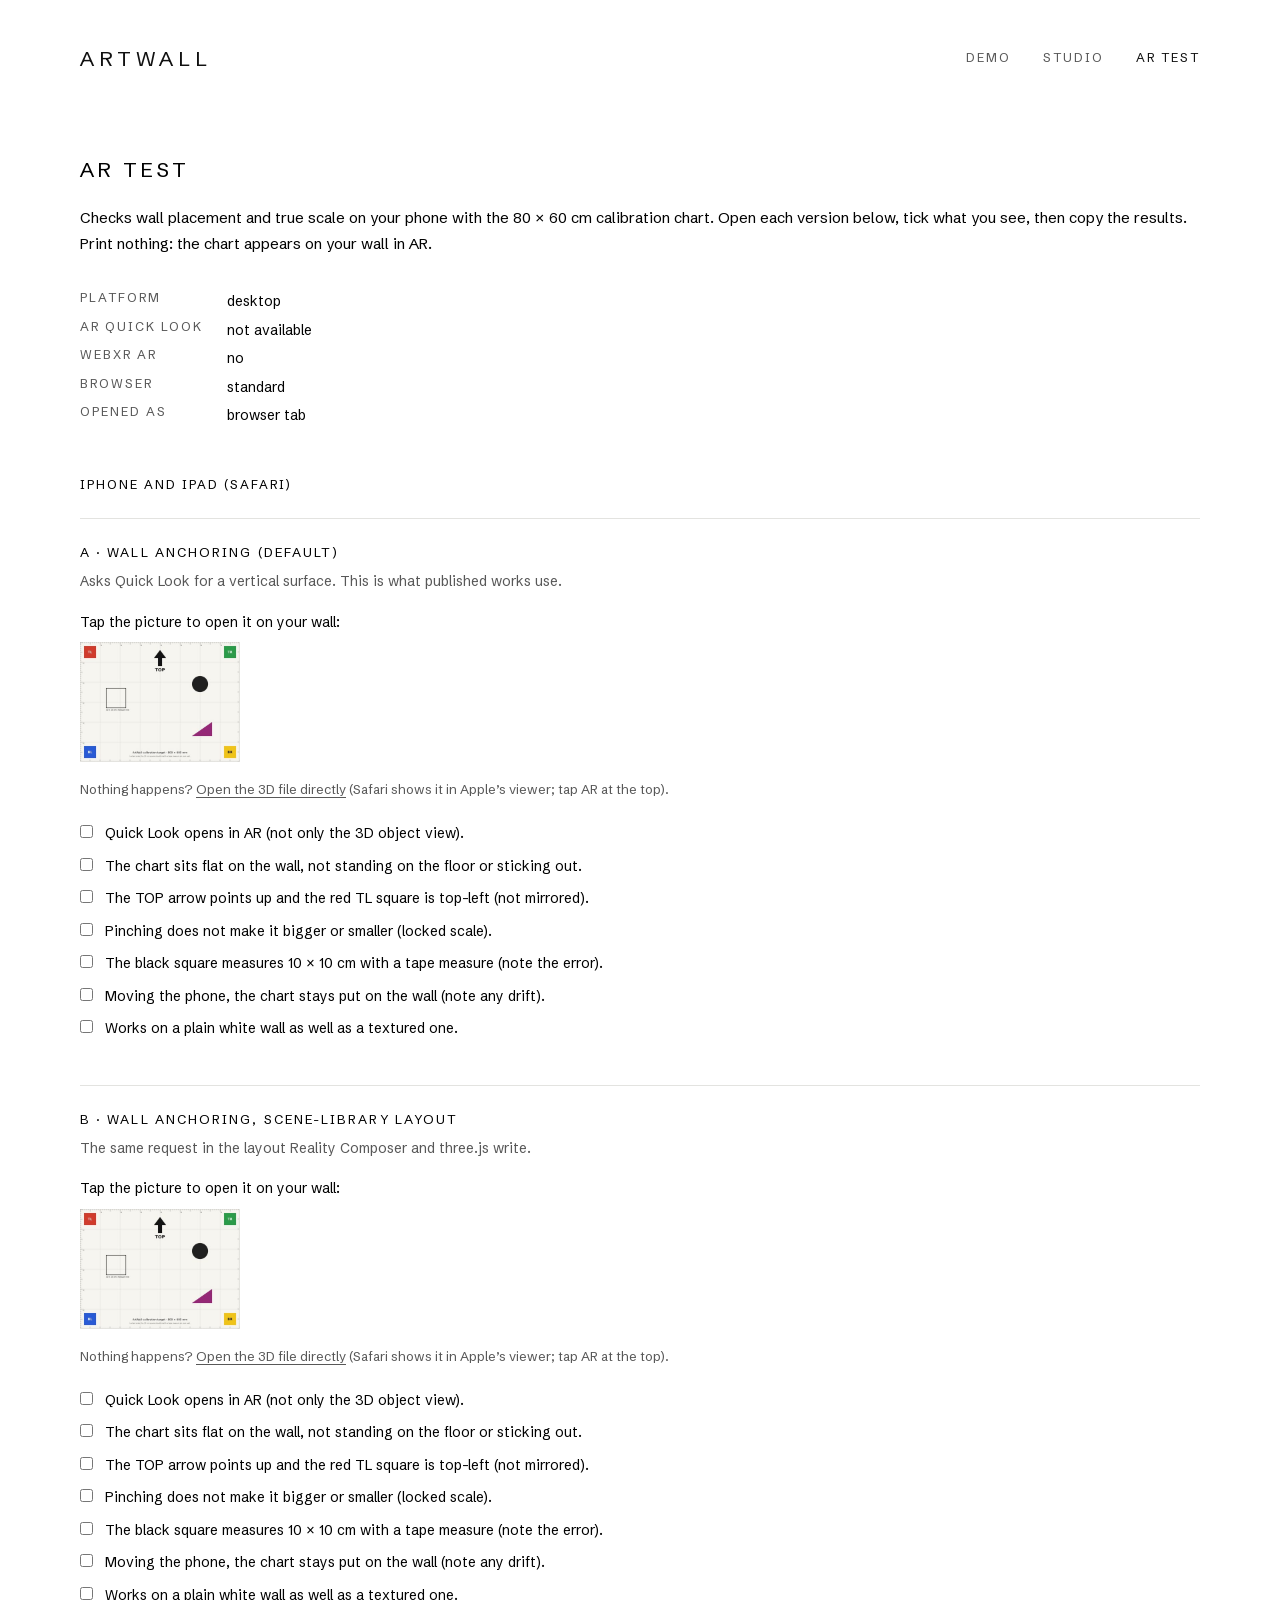
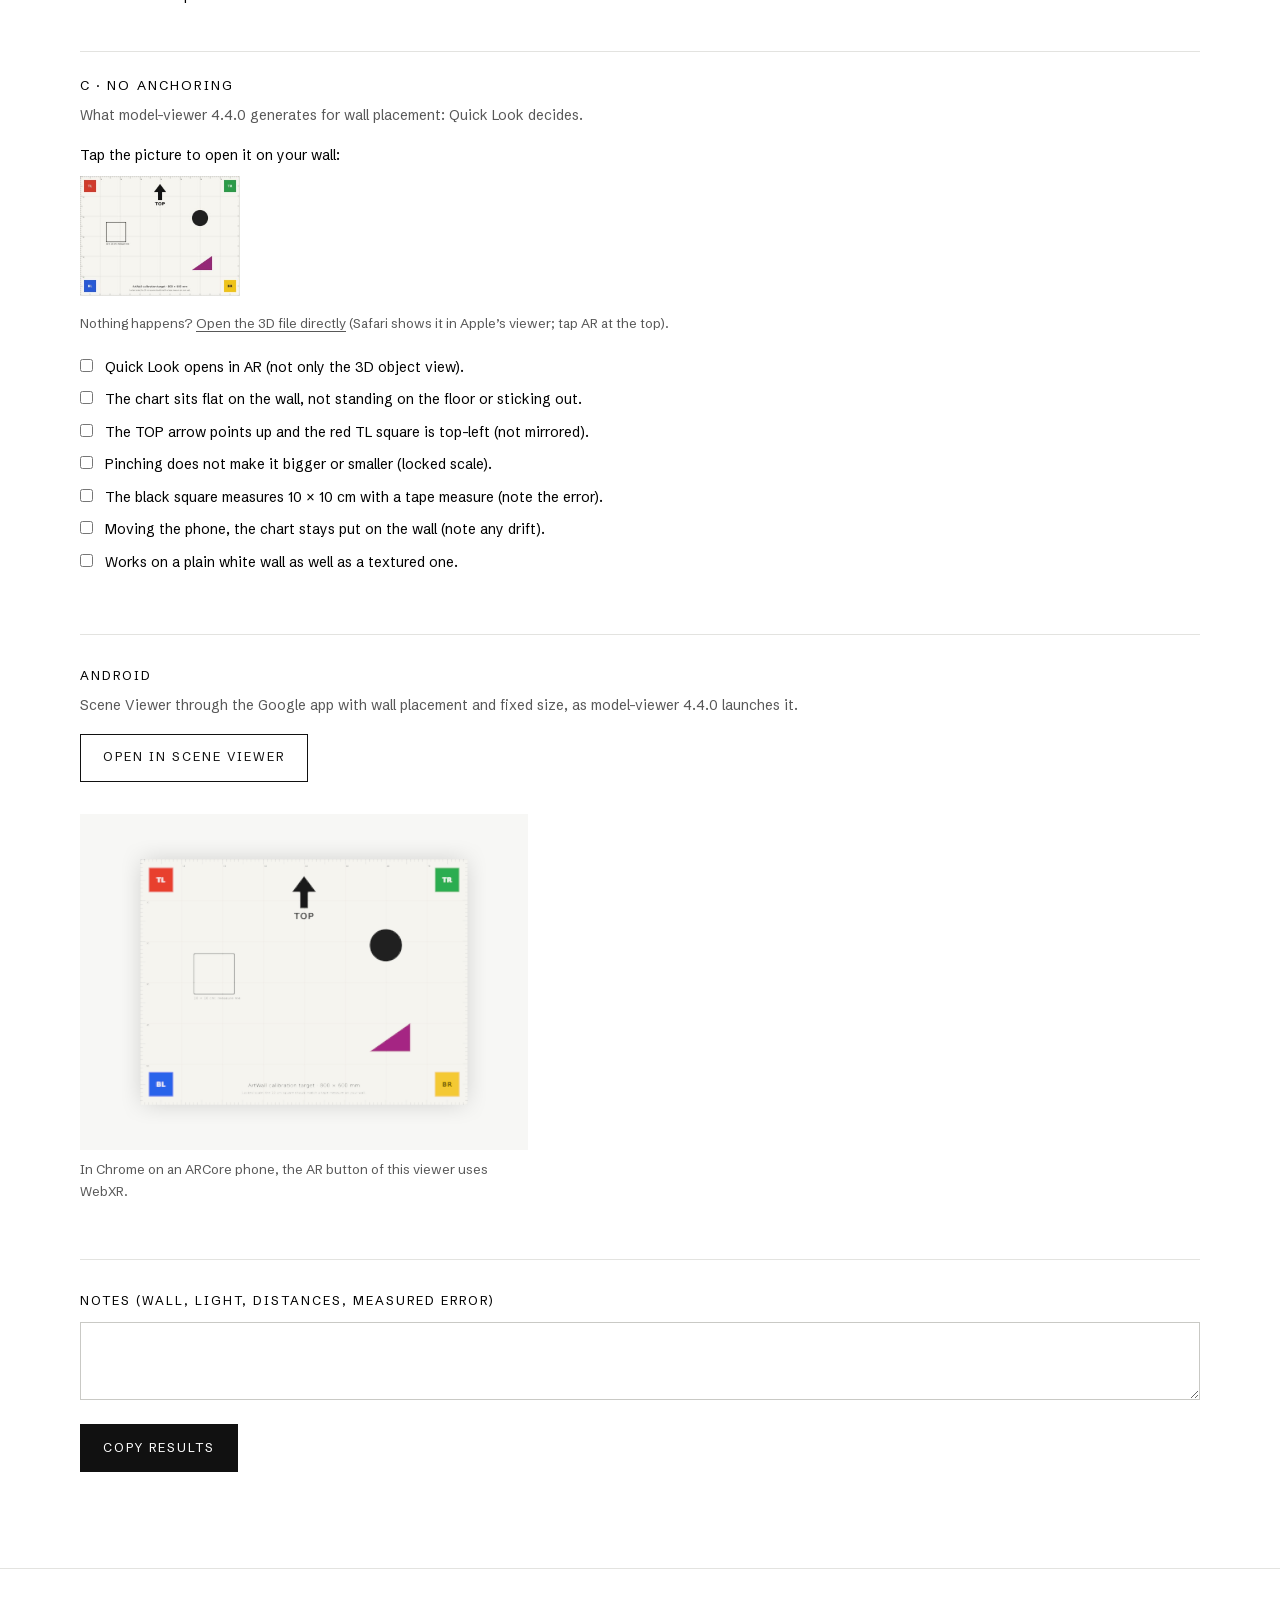
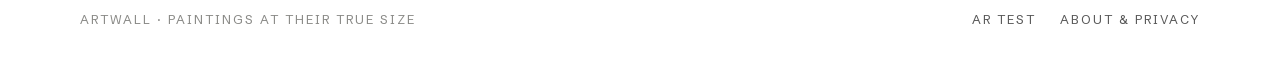
<file: artwall/diagnostics/ar/index.html>
<!DOCTYPE html><html lang="en" class="NMy_5a_variable"><head><meta charSet="utf-8"/><meta name="viewport" content="width=device-width, initial-scale=1, viewport-fit=cover"/><link rel="preload" href="/artwall/_next/static/media/7a79a8532ddacb0c-s.p.1shg3f9j2jih-.woff2" as="font" crossorigin="" type="font/woff2"/><link rel="preload" href="/artwall/_next/static/media/ded494f396ddea9f-s.p.3j3x29wbycqkn.woff2" as="font" crossorigin="" type="font/woff2"/><link rel="preload" as="image" href="/artwall/demo/calibration-target/thumb.jpg"/><link rel="preload" as="image" href="/artwall/demo/calibration-target/poster.jpg"/><link rel="stylesheet" href="/artwall/_next/static/chunks/1mej-q7yaf5xn.css" data-precedence="next"/><link rel="preload" as="script" fetchPriority="low" href="/artwall/_next/static/chunks/310vm2bl3xxpt.js"/><script src="/artwall/_next/static/chunks/27uw2qb0ponco.js" async=""></script><script src="/artwall/_next/static/chunks/3_rnq7tzsq25r.js" async=""></script><script src="/artwall/_next/static/chunks/2byeq6a-j782m.js" async=""></script><script src="/artwall/_next/static/chunks/turbopack-3t0lq1nxefxr3.js" async=""></script><script src="/artwall/_next/static/chunks/24ncsx3veul4p.js" async=""></script><script src="/artwall/_next/static/chunks/43q_g2skg3y99.js" async=""></script><script src="/artwall/_next/static/chunks/2iexyxdct-_yz.js" async=""></script><meta name="theme-color" content="#ffffff"/><title>AR test · ArtWall</title><meta name="description" content="See a painting on your own wall at its true size."/><link rel="manifest" href="/artwall/manifest.webmanifest"/><meta name="mobile-web-app-capable" content="yes"/><meta name="apple-mobile-web-app-title" content="ArtWall"/><meta name="apple-mobile-web-app-status-bar-style" content="default"/><link rel="icon" href="/artwall/icons/icon-192.png"/><link rel="apple-touch-icon" href="/artwall/icons/apple-touch-icon.png"/><meta name="next-size-adjust" content=""/><script src="/artwall/_next/static/chunks/0cz1d0mv5g_q7.js" noModule=""></script></head><body><div hidden=""><!--$--><!--/$--></div><a href="#main" class="skip-link">Skip to content</a><header class="wrap flex items-center justify-between py-6 lg:py-10"><a class="text-[21px] tracking-[0.22em] text-[var(--color-ink)] no-underline" aria-label="ArtWall home" href="/artwall/">ARTWALL</a><nav aria-label="Main" class="hidden gap-8 md:flex"><a class="link" href="/artwall/demo/">Demo</a><a class="link" href="/artwall/studio/">Studio</a><a class="link" aria-current="page" href="/artwall/diagnostics/ar/">AR test</a></nav><button type="button" class="link md:hidden" aria-expanded="false" aria-controls="mobile-nav">Menu</button></header><main id="main"><div class="wrap max-w-[56rem] pt-4 lg:pt-10"><h1 class="heading">AR test</h1><p class="mt-6">Checks wall placement and true scale on your phone with the 80 × 60 cm calibration chart. Open each version below, tick what you see, then copy the results. Print nothing: the chart appears on your wall in AR.</p><dl class="mt-8 grid grid-cols-[auto_1fr] gap-x-6 gap-y-1 text-[14px]" data-testid="device-info"><dt class="label muted">Platform</dt><dd>…</dd><dt class="label muted">AR Quick Look</dt><dd>…</dd><dt class="label muted">WebXR AR</dt><dd>checking</dd><dt class="label muted">Browser</dt><dd>…</dd><dt class="label muted">Opened as</dt><dd>…</dd></dl><section class="mt-12"><h2 class="label">iPhone and iPad (Safari)</h2><ul class="mt-6 flex flex-col gap-10"><li class="rule pt-6"><p class="subheading">A · Wall anchoring (default)</p><p class="muted mt-2 text-[14px]">Asks Quick Look for a vertical surface. This is what published works use.</p><p class="mt-4 text-[14px]">Tap the picture to open it on your wall:</p><a rel="ar" href="/artwall/demo/calibration-target/model-vertical.usdz#allowsContentScaling=0" class="mt-2 inline-block" data-testid="variant-A"><img src="/artwall/demo/calibration-target/thumb.jpg" alt="Open version A in AR Quick Look" class="block w-40"/></a><p class="muted mt-2 text-[13px]">Nothing happens?<!-- --> <a href="/artwall/demo/calibration-target/model-vertical.usdz" target="_blank" rel="noopener" class="prose-link" data-testid="variant-A-file">Open the 3D file directly</a> <!-- -->(Safari shows it in Apple’s viewer; tap AR at the top).</p><fieldset class="mt-4"><legend class="sr-only">What you saw with version <!-- -->A</legend><label class="flex items-start gap-3 py-1 text-[14px]"><input type="checkbox" class="mt-1"/><span>Quick Look opens in AR (not only the 3D object view).</span></label><label class="flex items-start gap-3 py-1 text-[14px]"><input type="checkbox" class="mt-1"/><span>The chart sits flat on the wall, not standing on the floor or sticking out.</span></label><label class="flex items-start gap-3 py-1 text-[14px]"><input type="checkbox" class="mt-1"/><span>The TOP arrow points up and the red TL square is top-left (not mirrored).</span></label><label class="flex items-start gap-3 py-1 text-[14px]"><input type="checkbox" class="mt-1"/><span>Pinching does not make it bigger or smaller (locked scale).</span></label><label class="flex items-start gap-3 py-1 text-[14px]"><input type="checkbox" class="mt-1"/><span>The black square measures 10 × 10 cm with a tape measure (note the error).</span></label><label class="flex items-start gap-3 py-1 text-[14px]"><input type="checkbox" class="mt-1"/><span>Moving the phone, the chart stays put on the wall (note any drift).</span></label><label class="flex items-start gap-3 py-1 text-[14px]"><input type="checkbox" class="mt-1"/><span>Works on a plain white wall as well as a textured one.</span></label></fieldset></li><li class="rule pt-6"><p class="subheading">B · Wall anchoring, scene-library layout</p><p class="muted mt-2 text-[14px]">The same request in the layout Reality Composer and three.js write.</p><p class="mt-4 text-[14px]">Tap the picture to open it on your wall:</p><a rel="ar" href="/artwall/demo/calibration-target/model-scene-library.usdz#allowsContentScaling=0" class="mt-2 inline-block" data-testid="variant-B"><img src="/artwall/demo/calibration-target/thumb.jpg" alt="Open version B in AR Quick Look" class="block w-40"/></a><p class="muted mt-2 text-[13px]">Nothing happens?<!-- --> <a href="/artwall/demo/calibration-target/model-scene-library.usdz" target="_blank" rel="noopener" class="prose-link" data-testid="variant-B-file">Open the 3D file directly</a> <!-- -->(Safari shows it in Apple’s viewer; tap AR at the top).</p><fieldset class="mt-4"><legend class="sr-only">What you saw with version <!-- -->B</legend><label class="flex items-start gap-3 py-1 text-[14px]"><input type="checkbox" class="mt-1"/><span>Quick Look opens in AR (not only the 3D object view).</span></label><label class="flex items-start gap-3 py-1 text-[14px]"><input type="checkbox" class="mt-1"/><span>The chart sits flat on the wall, not standing on the floor or sticking out.</span></label><label class="flex items-start gap-3 py-1 text-[14px]"><input type="checkbox" class="mt-1"/><span>The TOP arrow points up and the red TL square is top-left (not mirrored).</span></label><label class="flex items-start gap-3 py-1 text-[14px]"><input type="checkbox" class="mt-1"/><span>Pinching does not make it bigger or smaller (locked scale).</span></label><label class="flex items-start gap-3 py-1 text-[14px]"><input type="checkbox" class="mt-1"/><span>The black square measures 10 × 10 cm with a tape measure (note the error).</span></label><label class="flex items-start gap-3 py-1 text-[14px]"><input type="checkbox" class="mt-1"/><span>Moving the phone, the chart stays put on the wall (note any drift).</span></label><label class="flex items-start gap-3 py-1 text-[14px]"><input type="checkbox" class="mt-1"/><span>Works on a plain white wall as well as a textured one.</span></label></fieldset></li><li class="rule pt-6"><p class="subheading">C · No anchoring</p><p class="muted mt-2 text-[14px]">What model-viewer 4.4.0 generates for wall placement: Quick Look decides.</p><p class="mt-4 text-[14px]">Tap the picture to open it on your wall:</p><a rel="ar" href="/artwall/demo/calibration-target/model-unanchored.usdz#allowsContentScaling=0" class="mt-2 inline-block" data-testid="variant-C"><img src="/artwall/demo/calibration-target/thumb.jpg" alt="Open version C in AR Quick Look" class="block w-40"/></a><p class="muted mt-2 text-[13px]">Nothing happens?<!-- --> <a href="/artwall/demo/calibration-target/model-unanchored.usdz" target="_blank" rel="noopener" class="prose-link" data-testid="variant-C-file">Open the 3D file directly</a> <!-- -->(Safari shows it in Apple’s viewer; tap AR at the top).</p><fieldset class="mt-4"><legend class="sr-only">What you saw with version <!-- -->C</legend><label class="flex items-start gap-3 py-1 text-[14px]"><input type="checkbox" class="mt-1"/><span>Quick Look opens in AR (not only the 3D object view).</span></label><label class="flex items-start gap-3 py-1 text-[14px]"><input type="checkbox" class="mt-1"/><span>The chart sits flat on the wall, not standing on the floor or sticking out.</span></label><label class="flex items-start gap-3 py-1 text-[14px]"><input type="checkbox" class="mt-1"/><span>The TOP arrow points up and the red TL square is top-left (not mirrored).</span></label><label class="flex items-start gap-3 py-1 text-[14px]"><input type="checkbox" class="mt-1"/><span>Pinching does not make it bigger or smaller (locked scale).</span></label><label class="flex items-start gap-3 py-1 text-[14px]"><input type="checkbox" class="mt-1"/><span>The black square measures 10 × 10 cm with a tape measure (note the error).</span></label><label class="flex items-start gap-3 py-1 text-[14px]"><input type="checkbox" class="mt-1"/><span>Moving the phone, the chart stays put on the wall (note any drift).</span></label><label class="flex items-start gap-3 py-1 text-[14px]"><input type="checkbox" class="mt-1"/><span>Works on a plain white wall as well as a textured one.</span></label></fieldset></li></ul></section><section class="rule mt-14 pt-8"><h2 class="label">Android</h2><p class="muted mt-2 text-[14px]">Scene Viewer through the Google app with wall placement and fixed size, as model-viewer 4.4.0 launches it.</p><a class="btn btn-secondary mt-4" href="#" data-testid="scene-viewer-link">Open in Scene Viewer</a><div class="mt-8 max-w-[28rem]"><div class="ground relative w-full " style="aspect-ratio:1.3333333333333333"><img src="/artwall/demo/calibration-target/poster.jpg" alt="Calibration target" class="absolute inset-0 h-full w-full object-contain p-[6%]"/></div><p class="muted mt-2 text-[13px]">In Chrome on an ARCore phone, the AR button of this viewer uses WebXR.</p></div></section><section class="rule mt-14 pt-8"><label for="diag-notes" class="label block">Notes (wall, light, distances, measured error)</label><textarea id="diag-notes" class="field mt-3 min-h-28"></textarea><button type="button" class="btn btn-primary mt-6">Copy results</button></section></div><!--$--><!--/$--></main><footer class="wrap rule mt-24 flex flex-col gap-3 py-10 text-[13px] sm:flex-row sm:items-center sm:justify-between"><span class="label text-[var(--color-faint)]">ArtWall · paintings at their true size</span><span class="flex gap-6"><a class="link" href="/artwall/diagnostics/ar/">AR test</a><a class="link" href="/artwall/about/">About &amp; privacy</a></span></footer><script id="_R_">(globalThis["TURBOPACK"] || (globalThis["TURBOPACK"] = [])).push({"otherChunks":["static/chunks/310vm2bl3xxpt.js","static/chunks/27uw2qb0ponco.js","static/chunks/3_rnq7tzsq25r.js","static/chunks/2byeq6a-j782m.js"],"runtimeModuleIds":[94553]});</script><script src="/artwall/_next/static/chunks/310vm2bl3xxpt.js" async=""></script><script>(self.__next_f=self.__next_f||[]).push([0])</script><script>self.__next_f.push([1,"1:\"$Sreact.fragment\"\n2:\"/artwall/_next/static/chunks/24ncsx3veul4p.js\"\n3:I[11557,[\"$2\"],\"SiteHeader\"]\n4:I[39756,[\"$2\"],\"default\"]\n5:I[37457,[\"$2\"],\"default\"]\n6:I[22016,[\"$2\"],\"\"]\nb:\"/artwall/_next/static/chunks/43q_g2skg3y99.js\"\nc:\"/artwall/_next/static/chunks/2iexyxdct-_yz.js\"\nd:I[58158,[\"$2\",\"$b\",\"$c\"],\"ArDiagnostics\"]\ne:I[97367,[\"$2\"],\"OutletBoundary\"]\nf:\"$Sreact.suspense\"\n11:\"ViewportBoundary\"\n12:I[97367,[\"$2\"],\"$11\"]\n14:\"MetadataBoundary\"\n15:I[97367,[\"$2\"],\"$14\"]\n17:I[68027,[\"$2\"],\"default\",1]\n:HL[\"/artwall/_next/static/chunks/1mej-q7yaf5xn.css\",\"style\"]\n:HL[\"/artwall/_next/static/media/7a79a8532ddacb0c-s.p.1shg3f9j2jih-.woff2\",\"font\",{\"crossOrigin\":\"\",\"type\":\"font/woff2\"}]\n:HL[\"/artwall/_next/static/media/ded494f396ddea9f-s.p.3j3x29wbycqkn.woff2\",\"font\",{\"crossOrigin\":\"\",\"type\":\"font/woff2\"}]\n8:X\na:[[\"children\",{\"s\":\"__PAGE__\",\"h\":512,\"d\":{\"r\":[\"$\",\"$1\",\"c\",{\"children\":[[\"$\",\"$Ld\",null,{}],[[\"$\",\"script\",\"script-0\",{\"src\":\"/artwall/_next/static/chunks/43q_g2skg3y99.js\",\"async\":true,\"nonce\":\"$undefined\"}],[\"$\",\"script\",\"script-1\",{\"src\":\"/artwall/_next/static/chunks/2iexyxdct-_yz.js\",\"async\":true,\"nonce\":\"$undefined\"}]],[\"$\",\"$Le\",null,{\"children\":[\"$\",\"$f\",null,{\"name\":\"Next.MetadataOutlet\",\"children\":\"$@10\"}]}]]}],\"p\":false,\"v\":null}}]]\n9:[[\"children\",{\"s\":\"ar\",\"h\":512,\"d\":{\"r\":[\"$\",\"$1\",\"c\",{\"children\":[null,[\"$\",\"$L4\",null,{\"parallelRouterKey\":\"children\",\"error\":\"$undefined\",\"errorStyles\":\"$undefined\",\"errorScripts\":\"$undefined\",\"template\":[\"$\",\"$L5\",null,{}],\"templateStyles\":\"$undefined\",\"templateScripts\":\"$undefined\",\"notFound\":\"$undefined\",\"forbidden\":\"$undefined\",\"unauthorized\":\"$undefined\"}]]}],\"p\":false,\"v\":\"$8\"},\"c\":\"$Qa\"}]]\n7:[[\"children\",{\"s\":\"diagnostics\",\"h\":512,\"d\":{\"r\":[\"$\",\"$1\",\"c\",{\"children\":[null,[\"$\",\"$L4\",null,{\"parallelRouterKey\":\"children\",\"error\":\"$undefined\",\"errorStyles\":\"$undefined\",\"errorScripts\":\"$undefined\",\"template\":[\"$\",\"$L5\",null,{}],\"templateStyles\":\"$undefined\",\"templateScripts\":\"$undefined\",\"notFound\":\"$undefined\",\"forbidden\":\"$undefined\",\"unauthorized\":\"$undefined\"}]]}],\"p\":false,\"v\":\"$8\"},\"c\":\"$Q9\"}]]\n0:{\"P\":null,\"c\":[\"\",\"diagnostics\",\"ar\",\"\"],\"q\":\"\",\"i\":false,\"t\":{\"t\":{\"s\":\"\",\"h\":528,\"d\":{\"r\":[\"$\",\"$1\",\"c\",{\"children\":[[[\"$\",\"link\",\"0\",{\"rel\":\"stylesheet\",\"href\":\"/artwall/_next/static/chunks/1mej-q7yaf5xn.css\",\"precedence\":\"next\",\"crossOrigin\":\"$undefined\",\"nonce\":\"$undefined\"}],[\"$\",\"script\",\"script-0\",{\"src\":\"/artwall/_next/static/chunks/24ncsx3veul4p.js\",\"async\":true,\"nonce\":\"$undefined\"}]],[\"$\",\"html\",null,{\"lang\":\"en\",\"className\":\"NMy_5a_variable\",\"children\":[\"$\",\"body\",null,{\"children\":[[\"$\",\"a\",null,{\"href\":\"#main\",\"className\":\"skip-link\",\"children\":\"Skip to content\"}],[\"$\",\"$L3\",null,{}],[\"$\",\"main\",null,{\"id\":\"main\",\"children\":[\"$\",\"$L4\",null,{\"parallelRouterKey\":\"children\",\"error\":\"$undefined\",\"errorStyles\":\"$undefined\",\"errorScripts\":\"$undefined\",\"template\":[\"$\",\"$L5\",null,{}],\"templateStyles\":\"$undefined\",\"templateScripts\":\"$undefined\",\"notFound\":[[\"$\",\"div\",null,{\"className\":\"wrap pt-12\",\"children\":[[\"$\",\"h1\",null,{\"className\":\"heading\",\"children\":\"Not found\"}],[\"$\",\"p\",null,{\"className\":\"mt-6\",\"children\":\"This work is not published, the link has expired, or the address is wrong.\"}],[\"$\",\"$L6\",null,{\"href\":\"/demo/\",\"className\":\"btn btn-secondary mt-10\",\"children\":\"See the demo works\"}]]}],[]],\"forbidden\":\"$undefined\",\"unauthorized\":\"$undefined\"}]}],[\"$\",\"footer\",null,{\"className\":\"wrap rule mt-24 flex flex-col gap-3 py-10 text-[13px] sm:flex-row sm:items-center sm:justify-between\",\"children\":[[\"$\",\"span\",null,{\"className\":\"label text-[var(--color-faint)]\",\"children\":\"ArtWall · paintings at their true size\"}],[\"$\",\"span\",null,{\"className\":\"flex gap-6\",\"children\":[[\"$\",\"$L6\",null,{\"className\":\"link\",\"href\":\"/diagnostics/ar/\",\"children\":\"AR test\"}],[\"$\",\"$L6\",null,{\"className\":\"link\",\"href\":\"/about/\",\"children\":\"About \u0026 privacy\"}]]}]]}]]}]}]]}],\"p\":false,\"v\":null},\"c\":\"$Q7\"},\"h\":{\"r\":[\"$\",\"$1\",\"h\",{\"children\":[null,[\"$\",\"$L12\",null,{\"children\":\"$L13\"}],[\"$\",\"$L15\",null,{\"children\":[[\"$\",\"div\",null,{\"hidden\":true,\"children\":[\"$\",\"$f\",null,{\"name\":\"Next.Metadata\",\"children\":\"$L16\"}]}],null]}],[\"$\",\"meta\",null,{\"name\":\"next-size-adjust\",\"content\":\"\"}]]}],\"p\":false,\"v\":null}},\"m\":\"$undefined\",\"G\":[\"$17\",[[\"$\",\"link\",\"0\",{\"rel\":\"stylesheet\",\"href\":\"/artwall/_next/static/chunks/1mej-q7yaf5xn.css\",\"precedence\":\"next\",\"crossOrigin\":\"$undefined\",\"nonce\":\"$undefined\"}]]],\"S\":true,\"r\":\"$undefined\",\"s\":\"$undefined\",\"a\":\"$undefined\",\"l\":\"$undefined\",\"p\":\"$undefined\",\"d\":\"$undefined\",\"b\":\"Tv8RKZIAP0S5U1DkNwx6n\"}\n8:C\n13:[[\"$\",\"meta\",\"0\",{\"charSet\":\"utf-8\"}],[\"$\",\"meta\",\"1\",{\"name\":\"viewport\",\"content\":\"width=device-width, initial-scale=1, viewport-fit=cover\"}],[\"$\",\"meta\",\"2\",{\"name\":\"theme-color\",\"content\":\"#ffffff\"}]]\n18:I[27201,[\"$2\"],\"IconMark\"]\n10:null\n16:[[\"$\",\"title\",\"0\",{\"children\":\"AR test · ArtWall\"}],[\"$\",\"meta\",\"1\",{\"name\":\"description\",\"content\":\"See a painting on your own wall at its true size.\"}],[\"$\",\"link\",\"2\",{\"rel\":\"manifest\",\"href\":\"/artwall/manifest.webmanifest\",\"crossOrigin\":\"$undefined\"}],[\"$\",\"meta\",\"3\",{\"name\":\"mobile-web-app-capable\",\"content\":\"yes\"}],[\"$\",\"meta\",\"4\",{\"name\":\"apple-mobile-web-app-title\",\"content\":\"ArtWall\"}],[\"$\",\"meta\",\"5\",{\"name\":\"apple-mobile-web-app-status-bar-style\",\"content\":\"default\"}],[\"$\",\"link\",\"6\",{\"rel\":\"icon\",\"href\":\"/artwall/icons/icon-192.png\"}],[\"$\",\"link\",\"7\",{\"rel\":\"apple-touch-icon\",\"href\":\"/artwall/icons/apple-touch-icon.png\"}],[\"$\",\"$L18\",\"8\",{}]]\n"])</script></body></html>
</file>
<file: artwall/_next/static/chunks/1mej-q7yaf5xn.css>
@font-face{font-family:Schibsted Grotesk;font-style:normal;font-weight:400;font-display:swap;src:url(../media/7a79a8532ddacb0c-s.p.1shg3f9j2jih-.woff2)format("woff2");unicode-range:U+100-2BA,U+2BD-2C5,U+2C7-2CC,U+2CE-2D7,U+2DD-2FF,U+304,U+308,U+329,U+1D00-1DBF,U+1E00-1E9F,U+1EF2-1EFF,U+2020,U+20A0-20AB,U+20AD-20C4,U+2113,U+2C60-2C7F,U+A720-A7FF}@font-face{font-family:Schibsted Grotesk;font-style:normal;font-weight:400;font-display:swap;src:url(../media/ded494f396ddea9f-s.p.3j3x29wbycqkn.woff2)format("woff2");unicode-range:U+??,U+131,U+152-153,U+2BB-2BC,U+2C6,U+2DA,U+2DC,U+304,U+308,U+329,U+2000-206F,U+20AC,U+2122,U+2191,U+2193,U+2212,U+2215,U+FEFF,U+FFFD}@font-face{font-family:Schibsted Grotesk;font-style:normal;font-weight:500;font-display:swap;src:url(../media/7a79a8532ddacb0c-s.p.1shg3f9j2jih-.woff2)format("woff2");unicode-range:U+100-2BA,U+2BD-2C5,U+2C7-2CC,U+2CE-2D7,U+2DD-2FF,U+304,U+308,U+329,U+1D00-1DBF,U+1E00-1E9F,U+1EF2-1EFF,U+2020,U+20A0-20AB,U+20AD-20C4,U+2113,U+2C60-2C7F,U+A720-A7FF}@font-face{font-family:Schibsted Grotesk;font-style:normal;font-weight:500;font-display:swap;src:url(../media/ded494f396ddea9f-s.p.3j3x29wbycqkn.woff2)format("woff2");unicode-range:U+??,U+131,U+152-153,U+2BB-2BC,U+2C6,U+2DA,U+2DC,U+304,U+308,U+329,U+2000-206F,U+20AC,U+2122,U+2191,U+2193,U+2212,U+2215,U+FEFF,U+FFFD}@font-face{font-family:Schibsted Grotesk;font-style:normal;font-weight:600;font-display:swap;src:url(../media/7a79a8532ddacb0c-s.p.1shg3f9j2jih-.woff2)format("woff2");unicode-range:U+100-2BA,U+2BD-2C5,U+2C7-2CC,U+2CE-2D7,U+2DD-2FF,U+304,U+308,U+329,U+1D00-1DBF,U+1E00-1E9F,U+1EF2-1EFF,U+2020,U+20A0-20AB,U+20AD-20C4,U+2113,U+2C60-2C7F,U+A720-A7FF}@font-face{font-family:Schibsted Grotesk;font-style:normal;font-weight:600;font-display:swap;src:url(../media/ded494f396ddea9f-s.p.3j3x29wbycqkn.woff2)format("woff2");unicode-range:U+??,U+131,U+152-153,U+2BB-2BC,U+2C6,U+2DA,U+2DC,U+304,U+308,U+329,U+2000-206F,U+20AC,U+2122,U+2191,U+2193,U+2212,U+2215,U+FEFF,U+FFFD}@font-face{font-family:Schibsted Grotesk Fallback;src:local(Arial);ascent-override:93.46%;descent-override:24.67%;line-gap-override:0.0%;size-adjust:104.49%}.NMy_5a_className{font-family:Schibsted Grotesk,Schibsted Grotesk Fallback;font-style:normal}.NMy_5a_variable{--font-grotesk:"Schibsted Grotesk", "Schibsted Grotesk Fallback"}
@layer properties{@supports (((-webkit-hyphens:none)) and (not (margin-trim:inline))) or ((-moz-orient:inline) and (not (color:rgb(from red r g b)))){*,:before,:after,::backdrop{--tw-translate-x:0;--tw-translate-y:0;--tw-translate-z:0;--tw-rotate-x:initial;--tw-rotate-y:initial;--tw-rotate-z:initial;--tw-skew-x:initial;--tw-skew-y:initial;--tw-border-style:solid;--tw-leading:initial;--tw-font-weight:initial;--tw-tracking:initial;--tw-shadow:0 0 #0000;--tw-shadow-color:initial;--tw-shadow-alpha:100%;--tw-inset-shadow:0 0 #0000;--tw-inset-shadow-color:initial;--tw-inset-shadow-alpha:100%;--tw-ring-color:initial;--tw-ring-shadow:0 0 #0000;--tw-inset-ring-color:initial;--tw-inset-ring-shadow:0 0 #0000;--tw-ring-inset:initial;--tw-ring-offset-width:0px;--tw-ring-offset-color:#fff;--tw-ring-offset-shadow:0 0 #0000;--tw-outline-style:solid;--tw-blur:initial;--tw-brightness:initial;--tw-contrast:initial;--tw-grayscale:initial;--tw-hue-rotate:initial;--tw-invert:initial;--tw-opacity:initial;--tw-saturate:initial;--tw-sepia:initial;--tw-drop-shadow:initial;--tw-drop-shadow-color:initial;--tw-drop-shadow-alpha:100%;--tw-drop-shadow-size:initial;--tw-duration:initial;--tw-ease:initial;--tw-scale-x:1;--tw-scale-y:1;--tw-scale-z:1}}}@layer theme{:root,:host{--font-sans:var(--font-grotesk), "Helvetica Neue", Helvetica, Arial, sans-serif;--font-mono:ui-monospace, SFMono-Regular, Menlo, Monaco, Consolas, "Liberation Mono", "Courier New", monospace;--color-black:#000;--color-white:#fff;--spacing:.25rem;--font-weight-medium:500;--leading-snug:1.375;--ease-out:cubic-bezier(0, 0, .2, 1);--default-transition-duration:.15s;--default-transition-timing-function:cubic-bezier(.4, 0, .2, 1);--default-font-family:var(--font-sans);--default-mono-font-family:var(--font-mono);--color-paper:#fff;--color-ink:#111;--color-body:#010101;--color-mute:#585858;--color-faint:#8a8a87;--color-rule:#e3e3e0;--color-ground:#f7f7f5;--color-warn:#8a4b00;--color-error:#a11a1a;--color-ok:#2f6b3a;--tracking-label:.16em}}@layer base{*,:after,:before,::backdrop{box-sizing:border-box;border:0 solid;margin:0;padding:0}::file-selector-button{box-sizing:border-box;border:0 solid;margin:0;padding:0}html,:host{-webkit-text-size-adjust:100%;tab-size:4;line-height:1.5;font-family:var(--default-font-family,-apple-system, BlinkMacSystemFont, "Segoe UI", Roboto, "Helvetica Neue", "Noto Sans", Arial, sans-serif, "Apple Color Emoji", "Segoe UI Emoji", "Segoe UI Symbol", "Noto Color Emoji");font-feature-settings:var(--default-font-feature-settings,normal);font-variation-settings:var(--default-font-variation-settings,normal);-webkit-tap-highlight-color:transparent}hr{height:0;color:inherit;border-top-width:1px}abbr:where([title]){-webkit-text-decoration:underline dotted;text-decoration:underline dotted}h1,h2,h3,h4,h5,h6{font-size:inherit;font-weight:inherit}a{color:inherit;-webkit-text-decoration:inherit;-webkit-text-decoration:inherit;-webkit-text-decoration:inherit;-webkit-text-decoration:inherit;text-decoration:inherit}b,strong{font-weight:bolder}code,kbd,samp,pre{font-family:var(--default-mono-font-family,ui-monospace, SFMono-Regular, Menlo, Monaco, Consolas, "Liberation Mono", "Courier New", monospace);font-feature-settings:var(--default-mono-font-feature-settings,normal);font-variation-settings:var(--default-mono-font-variation-settings,normal);font-size:1em}small{font-size:80%}sub,sup{vertical-align:baseline;font-size:75%;line-height:0;position:relative}sub{bottom:-.25em}sup{top:-.5em}table{text-indent:0;border-color:inherit;border-collapse:collapse}:-moz-focusring:where(:not(iframe)){outline:auto}progress{vertical-align:baseline}summary{display:list-item}ol,ul,menu{list-style:none}img,svg,video,canvas,audio,iframe,embed,object{vertical-align:middle;display:block}img,video{max-width:100%;height:auto}button,input,select,optgroup,textarea{font:inherit;font-feature-settings:inherit;font-variation-settings:inherit;letter-spacing:inherit;color:inherit;opacity:1;background-color:#0000;border-radius:0}::file-selector-button{font:inherit;font-feature-settings:inherit;font-variation-settings:inherit;letter-spacing:inherit;color:inherit;opacity:1;background-color:#0000;border-radius:0}:where(select:is([multiple],[size])) optgroup{font-weight:bolder}:where(select:is([multiple],[size])) optgroup option{padding-inline-start:20px}::file-selector-button{margin-inline-end:4px}::placeholder{opacity:1}@supports (not ((-webkit-appearance:-apple-pay-button))) or (contain-intrinsic-size:1px){::placeholder{color:currentColor}@supports (color:color-mix(in lab, red, red)){::placeholder{color:color-mix(in oklab, currentcolor 50%, transparent)}}}textarea{resize:vertical}::-webkit-search-decoration{-webkit-appearance:none}::-webkit-date-and-time-value{min-height:1lh;text-align:inherit}::-webkit-datetime-edit{display:inline-flex}::-webkit-datetime-edit-fields-wrapper{padding:0}::-webkit-datetime-edit{padding-block:0}::-webkit-datetime-edit-year-field{padding-block:0}::-webkit-datetime-edit-month-field{padding-block:0}::-webkit-datetime-edit-day-field{padding-block:0}::-webkit-datetime-edit-hour-field{padding-block:0}::-webkit-datetime-edit-minute-field{padding-block:0}::-webkit-datetime-edit-second-field{padding-block:0}::-webkit-datetime-edit-millisecond-field{padding-block:0}::-webkit-datetime-edit-meridiem-field{padding-block:0}::-webkit-calendar-picker-indicator{line-height:1}:-moz-ui-invalid{box-shadow:none}button,input:where([type=button],[type=reset],[type=submit]){appearance:button}::file-selector-button{appearance:button}::-webkit-inner-spin-button{height:auto}::-webkit-outer-spin-button{height:auto}[hidden]:where(:not([hidden=until-found])){display:none!important}}@layer components;@layer utilities{.pointer-events-none{pointer-events:none}.visible{visibility:visible}.sr-only{clip-path:inset(50%);white-space:nowrap;border-width:0;width:1px;height:1px;margin:-1px;padding:0;position:absolute;overflow:hidden}.absolute{position:absolute}.fixed{position:fixed}.relative{position:relative}.static{position:static}.inset-0{inset:0}.inset-x-0{inset-inline:0}.top-1\/2{top:50%}.top-2{top:calc(var(--spacing) * 2)}.top-3{top:calc(var(--spacing) * 3)}.top-\[76px\]{top:76px}.right-3{right:calc(var(--spacing) * 3)}.bottom-0{bottom:0}.bottom-3{bottom:calc(var(--spacing) * 3)}.z-40{z-index:40}.z-50{z-index:50}.z-\[60\]{z-index:60}.z-\[70\]{z-index:70}.order-1{order:1}.order-2{order:2}.mx-auto{margin-inline:auto}.mt-1{margin-top:var(--spacing)}.mt-2{margin-top:calc(var(--spacing) * 2)}.mt-3{margin-top:calc(var(--spacing) * 3)}.mt-4{margin-top:calc(var(--spacing) * 4)}.mt-5{margin-top:calc(var(--spacing) * 5)}.mt-6{margin-top:calc(var(--spacing) * 6)}.mt-8{margin-top:calc(var(--spacing) * 8)}.mt-10{margin-top:calc(var(--spacing) * 10)}.mt-12{margin-top:calc(var(--spacing) * 12)}.mt-14{margin-top:calc(var(--spacing) * 14)}.mt-24{margin-top:calc(var(--spacing) * 24)}.mt-\[3px\]{margin-top:3px}.mr-2{margin-right:calc(var(--spacing) * 2)}.mb-6{margin-bottom:calc(var(--spacing) * 6)}.mb-8{margin-bottom:calc(var(--spacing) * 8)}.mb-10{margin-bottom:calc(var(--spacing) * 10)}.ml-2{margin-left:calc(var(--spacing) * 2)}.ml-3{margin-left:calc(var(--spacing) * 3)}.block{display:block}.flex{display:flex}.grid{display:grid}.hidden{display:none}.inline-block{display:inline-block}.aspect-\[4\/3\]{aspect-ratio:4/3}.h-1\.5{height:calc(var(--spacing) * 1.5)}.h-4{height:calc(var(--spacing) * 4)}.h-5{height:calc(var(--spacing) * 5)}.h-7{height:calc(var(--spacing) * 7)}.h-10{height:calc(var(--spacing) * 10)}.h-11{height:calc(var(--spacing) * 11)}.h-\[3px\]{height:3px}.h-\[62px\]{height:62px}.h-\[80px\]{height:80px}.h-full{height:100%}.max-h-\[60vh\]{max-height:60vh}.max-h-\[78vh\]{max-height:78vh}.max-h-full{max-height:100%}.min-h-24{min-height:calc(var(--spacing) * 24)}.min-h-28{min-height:calc(var(--spacing) * 28)}.min-h-\[2\.8em\]{min-height:2.8em}.min-h-\[40px\]{min-height:40px}.w-1\.5{width:calc(var(--spacing) * 1.5)}.w-1\/3{width:33.3333%}.w-4{width:calc(var(--spacing) * 4)}.w-5{width:calc(var(--spacing) * 5)}.w-7{width:calc(var(--spacing) * 7)}.w-10{width:calc(var(--spacing) * 10)}.w-11{width:calc(var(--spacing) * 11)}.w-40{width:calc(var(--spacing) * 40)}.w-\[62px\]{width:62px}.w-\[80px\]{width:80px}.w-full{width:100%}.max-w-\[24rem\]{max-width:24rem}.max-w-\[26rem\]{max-width:26rem}.max-w-\[27rem\]{max-width:27rem}.max-w-\[28rem\]{max-width:28rem}.max-w-\[30rem\]{max-width:30rem}.max-w-\[34rem\]{max-width:34rem}.max-w-\[36rem\]{max-width:36rem}.max-w-\[38rem\]{max-width:38rem}.max-w-\[40rem\]{max-width:40rem}.max-w-\[44rem\]{max-width:44rem}.max-w-\[46rem\]{max-width:46rem}.max-w-\[56rem\]{max-width:56rem}.max-w-full{max-width:100%}.min-w-16{min-width:calc(var(--spacing) * 16)}.flex-1{flex:1}.shrink-0{flex-shrink:0}.-translate-x-1\/2{--tw-translate-x:calc(calc(1 / 2 * 100%) * -1);translate:var(--tw-translate-x) var(--tw-translate-y)}.-translate-y-1\/2{--tw-translate-y:calc(calc(1 / 2 * 100%) * -1);translate:var(--tw-translate-x) var(--tw-translate-y)}.transform{transform:var(--tw-rotate-x,) var(--tw-rotate-y,) var(--tw-rotate-z,) var(--tw-skew-x,) var(--tw-skew-y,)}.cursor-pointer{cursor:pointer}.touch-none{touch-action:none}.grid-cols-1{grid-template-columns:repeat(1,minmax(0,1fr))}.grid-cols-2{grid-template-columns:repeat(2,minmax(0,1fr))}.grid-cols-\[auto_1fr\]{grid-template-columns:auto 1fr}.flex-col{flex-direction:column}.flex-wrap{flex-wrap:wrap}.items-baseline{align-items:baseline}.items-center{align-items:center}.items-end{align-items:flex-end}.items-start{align-items:flex-start}.justify-between{justify-content:space-between}.justify-center{justify-content:center}.gap-1{gap:var(--spacing)}.gap-2{gap:calc(var(--spacing) * 2)}.gap-2\.5{gap:calc(var(--spacing) * 2.5)}.gap-3{gap:calc(var(--spacing) * 3)}.gap-4{gap:calc(var(--spacing) * 4)}.gap-5{gap:calc(var(--spacing) * 5)}.gap-6{gap:calc(var(--spacing) * 6)}.gap-8{gap:calc(var(--spacing) * 8)}.gap-10{gap:calc(var(--spacing) * 10)}.gap-12{gap:calc(var(--spacing) * 12)}.gap-16{gap:calc(var(--spacing) * 16)}.gap-x-4{column-gap:calc(var(--spacing) * 4)}.gap-x-6{column-gap:calc(var(--spacing) * 6)}.gap-x-8{column-gap:calc(var(--spacing) * 8)}.gap-x-10{column-gap:calc(var(--spacing) * 10)}.gap-y-1{row-gap:var(--spacing)}.gap-y-2{row-gap:calc(var(--spacing) * 2)}.gap-y-3{row-gap:calc(var(--spacing) * 3)}.gap-y-12{row-gap:calc(var(--spacing) * 12)}.gap-y-14{row-gap:calc(var(--spacing) * 14)}.self-center{align-self:center}.self-end{align-self:flex-end}.self-start{align-self:flex-start}.overflow-hidden{overflow:hidden}.rounded-\[18px\]{border-radius:18px}.rounded-full{border-radius:2147483647px}.border{border-style:var(--tw-border-style);border-width:1px}.border-2{border-style:var(--tw-border-style);border-width:2px}.border-t{border-top-style:var(--tw-border-style);border-top-width:1px}.border-l-2{border-left-style:var(--tw-border-style);border-left-width:2px}.border-\[var\(--color-error\)\]{border-color:var(--color-error)}.border-\[var\(--color-ink\)\]{border-color:var(--color-ink)}.border-\[var\(--color-rule\)\]{border-color:var(--color-rule)}.border-\[var\(--color-warn\)\]{border-color:var(--color-warn)}.border-white{border-color:var(--color-white)}.bg-\[var\(--color-ground\)\]{background-color:var(--color-ground)}.bg-\[var\(--color-ink\)\]{background-color:var(--color-ink)}.bg-\[var\(--color-rule\)\]{background-color:var(--color-rule)}.bg-black{background-color:var(--color-black)}.bg-black\/40{background-color:#0006}@supports (color:color-mix(in lab, red, red)){.bg-black\/40{background-color:color-mix(in oklab, var(--color-black) 40%, transparent)}}.bg-white{background-color:var(--color-white)}.object-contain{object-fit:contain}.p-3{padding:calc(var(--spacing) * 3)}.p-4{padding:calc(var(--spacing) * 4)}.p-5{padding:calc(var(--spacing) * 5)}.p-6{padding:calc(var(--spacing) * 6)}.p-\[5\%\]{padding:5%}.p-\[6\%\]{padding:6%}.p-\[8\%\]{padding:8%}.p-\[10\%\]{padding:10%}.px-3{padding-inline:calc(var(--spacing) * 3)}.px-3\.5{padding-inline:calc(var(--spacing) * 3.5)}.px-4{padding-inline:calc(var(--spacing) * 4)}.px-\[var\(--gutter\)\]{padding-inline:var(--gutter)}.py-1{padding-block:var(--spacing)}.py-1\.5{padding-block:calc(var(--spacing) * 1.5)}.py-2{padding-block:calc(var(--spacing) * 2)}.py-3{padding-block:calc(var(--spacing) * 3)}.py-6{padding-block:calc(var(--spacing) * 6)}.py-10{padding-block:calc(var(--spacing) * 10)}.py-14{padding-block:calc(var(--spacing) * 14)}.py-20{padding-block:calc(var(--spacing) * 20)}.pt-2{padding-top:calc(var(--spacing) * 2)}.pt-3{padding-top:calc(var(--spacing) * 3)}.pt-4{padding-top:calc(var(--spacing) * 4)}.pt-6{padding-top:calc(var(--spacing) * 6)}.pt-8{padding-top:calc(var(--spacing) * 8)}.pt-12{padding-top:calc(var(--spacing) * 12)}.pt-\[2px\]{padding-top:2px}.pt-\[max\(14px\,env\(safe-area-inset-top\)\)\]{padding-top:max(14px, env(safe-area-inset-top))}.pr-8{padding-right:calc(var(--spacing) * 8)}.pr-12{padding-right:calc(var(--spacing) * 12)}.pb-3{padding-bottom:calc(var(--spacing) * 3)}.pb-8{padding-bottom:calc(var(--spacing) * 8)}.pb-16{padding-bottom:calc(var(--spacing) * 16)}.pb-24{padding-bottom:calc(var(--spacing) * 24)}.pb-48{padding-bottom:calc(var(--spacing) * 48)}.pb-\[max\(20px\,env\(safe-area-inset-bottom\)\)\]{padding-bottom:max(20px, env(safe-area-inset-bottom))}.pb-\[max\(24px\,env\(safe-area-inset-bottom\)\)\]{padding-bottom:max(24px, env(safe-area-inset-bottom))}.pl-3{padding-left:calc(var(--spacing) * 3)}.pl-4{padding-left:calc(var(--spacing) * 4)}.text-center{text-align:center}.text-left{text-align:left}.font-mono{font-family:var(--font-mono)}.text-\[11\.5px\]{font-size:11.5px}.text-\[12\.5px\]{font-size:12.5px}.text-\[12px\]{font-size:12px}.text-\[13\.5px\]{font-size:13.5px}.text-\[13px\]{font-size:13px}.text-\[14\.5px\]{font-size:14.5px}.text-\[14px\]{font-size:14px}.text-\[15px\]{font-size:15px}.text-\[18px\]{font-size:18px}.text-\[21px\]{font-size:21px}.text-\[22px\]{font-size:22px}.leading-6{--tw-leading:calc(var(--spacing) * 6);line-height:calc(var(--spacing) * 6)}.leading-none{--tw-leading:1;line-height:1}.leading-snug{--tw-leading:var(--leading-snug);line-height:var(--leading-snug)}.font-medium{--tw-font-weight:var(--font-weight-medium);font-weight:var(--font-weight-medium)}.tracking-\[0\.22em\]{--tw-tracking:.22em;letter-spacing:.22em}.break-all{word-break:break-all}.whitespace-nowrap{white-space:nowrap}.text-\[var\(--color-error\)\]{color:var(--color-error)}.text-\[var\(--color-faint\)\]{color:var(--color-faint)}.text-\[var\(--color-ink\)\]{color:var(--color-ink)}.text-\[var\(--color-mute\)\]{color:var(--color-mute)}.text-\[var\(--color-ok\)\]{color:var(--color-ok)}.text-\[var\(--color-warn\)\]{color:var(--color-warn)}.text-black{color:var(--color-black)}.text-white{color:var(--color-white)}.text-white\/60{color:#fff9}@supports (color:color-mix(in lab, red, red)){.text-white\/60{color:color-mix(in oklab, var(--color-white) 60%, transparent)}}.no-underline{text-decoration-line:none}.underline{text-decoration-line:underline}.opacity-50{opacity:.5}.shadow-\[0_0_0_1px_\#111\]{--tw-shadow:0 0 0 1px var(--tw-shadow-color,#111);box-shadow:var(--tw-inset-shadow), var(--tw-inset-ring-shadow), var(--tw-ring-offset-shadow), var(--tw-ring-shadow), var(--tw-shadow)}.outline{outline-style:var(--tw-outline-style);outline-width:1px}.blur{--tw-blur:blur(8px);filter:var(--tw-blur,) var(--tw-brightness,) var(--tw-contrast,) var(--tw-grayscale,) var(--tw-hue-rotate,) var(--tw-invert,) var(--tw-saturate,) var(--tw-sepia,) var(--tw-drop-shadow,)}.transition{transition-property:color,background-color,border-color,outline-color,text-decoration-color,fill,stroke,--tw-gradient-from,--tw-gradient-via,--tw-gradient-to,opacity,box-shadow,transform,translate,scale,rotate,filter,-webkit-backdrop-filter,backdrop-filter,display,content-visibility,overlay,pointer-events;transition-timing-function:var(--tw-ease,var(--default-transition-timing-function));transition-duration:var(--tw-duration,var(--default-transition-duration))}.transition-\[width\]{transition-property:width;transition-timing-function:var(--tw-ease,var(--default-transition-timing-function));transition-duration:var(--tw-duration,var(--default-transition-duration))}.transition-transform{transition-property:transform,translate,scale,rotate;transition-timing-function:var(--tw-ease,var(--default-transition-timing-function));transition-duration:var(--tw-duration,var(--default-transition-duration))}.duration-150{--tw-duration:.15s;transition-duration:.15s}.duration-500{--tw-duration:.5s;transition-duration:.5s}.ease-out{--tw-ease:var(--ease-out);transition-timing-function:var(--ease-out)}.outline-none{--tw-outline-style:none;outline-style:none}.select-none{-webkit-user-select:none;user-select:none}.active\:scale-90:active{--tw-scale-x:90%;--tw-scale-y:90%;--tw-scale-z:90%;scale:var(--tw-scale-x) var(--tw-scale-y)}.disabled\:opacity-50:disabled{opacity:.5}@media (min-width:40rem){.sm\:ml-4{margin-left:calc(var(--spacing) * 4)}.sm\:w-auto{width:auto}.sm\:grid-cols-2{grid-template-columns:repeat(2,minmax(0,1fr))}.sm\:grid-cols-3{grid-template-columns:repeat(3,minmax(0,1fr))}.sm\:flex-row{flex-direction:row}.sm\:items-center{align-items:center}.sm\:justify-between{justify-content:space-between}}@media (min-width:48rem){.md\:block{display:block}.md\:flex{display:flex}.md\:hidden{display:none}.md\:grid-cols-3{grid-template-columns:repeat(3,minmax(0,1fr))}.md\:pb-24{padding-bottom:calc(var(--spacing) * 24)}}@media (min-width:64rem){.lg\:order-1{order:1}.lg\:order-2{order:2}.lg\:grid-cols-2{grid-template-columns:repeat(2,minmax(0,1fr))}.lg\:grid-cols-3{grid-template-columns:repeat(3,minmax(0,1fr))}.lg\:grid-cols-\[2fr_1fr\]{grid-template-columns:2fr 1fr}.lg\:grid-cols-\[auto_1fr\]{grid-template-columns:auto 1fr}.lg\:grid-cols-\[minmax\(280px\,1fr\)_2fr\]{grid-template-columns:minmax(280px,1fr) 2fr}.lg\:gap-16{gap:calc(var(--spacing) * 16)}.lg\:gap-20{gap:calc(var(--spacing) * 20)}.lg\:py-10{padding-block:calc(var(--spacing) * 10)}.lg\:pt-6{padding-top:calc(var(--spacing) * 6)}.lg\:pt-8{padding-top:calc(var(--spacing) * 8)}.lg\:pt-10{padding-top:calc(var(--spacing) * 10)}.lg\:pt-12{padding-top:calc(var(--spacing) * 12)}.lg\:pt-16{padding-top:calc(var(--spacing) * 16)}}}:root{--lightningcss-light:initial;--lightningcss-dark: ;color-scheme:light;--gutter:30px;--safe-b:max(16px, env(safe-area-inset-bottom,0px))}@media (min-width:1024px){:root{--gutter:80px}}html{-moz-text-size-adjust:100%;text-size-adjust:100%}body{background:var(--color-paper);color:var(--color-body);font-family:var(--font-sans);-webkit-font-smoothing:antialiased;font-size:15px;line-height:1.75}.label{letter-spacing:var(--tracking-label);text-transform:uppercase;font-size:12.5px;font-weight:400;line-height:1.45}.heading{letter-spacing:var(--tracking-label);text-transform:uppercase;font-size:21px;font-weight:400;line-height:1.15}.subheading{letter-spacing:var(--tracking-label);text-transform:uppercase;font-size:13px;line-height:1.4}.wrap{width:100%;max-width:1440px;padding-inline:var(--gutter);margin-inline:auto}.btn{border:1px solid var(--color-ink);min-height:48px;letter-spacing:var(--tracking-label);text-transform:uppercase;cursor:pointer;-webkit-tap-highlight-color:transparent;-webkit-user-select:none;user-select:none;justify-content:center;align-items:center;gap:10px;padding:0 22px;font-size:12.5px;line-height:1;transition:background-color .15s,color .15s,opacity .15s;display:inline-flex}.btn-primary{background:var(--color-ink);color:var(--color-paper)}.btn-primary:hover{background:#2a2a2a}.btn-secondary{background:var(--color-paper);color:var(--color-ink)}.btn-secondary:hover{background:var(--color-ground)}.btn:disabled,.btn[aria-disabled=true]{opacity:.35;cursor:not-allowed}.link{letter-spacing:var(--tracking-label);text-transform:uppercase;color:var(--color-mute);cursor:pointer;background:0 0;border:0;padding:0;font-size:12.5px;text-decoration:none}.link:hover,.link[aria-current=page]{color:var(--color-ink)}.prose-link{color:inherit;text-underline-offset:3px;text-decoration:underline;text-decoration-thickness:1px}.field{background:var(--color-paper);width:100%;min-height:48px;color:var(--color-ink);font:inherit;border:1px solid #c9c9c5;border-radius:0;padding:10px 12px;font-size:16px;display:block}.field:focus{border-color:var(--color-ink);outline:none}.field[aria-invalid=true]{border-color:var(--color-error)}:focus-visible{outline:2px solid var(--color-ink);outline-offset:2px}.muted{color:var(--color-mute)}.tabular{font-variant-numeric:tabular-nums}.rule{border-top:1px solid var(--color-rule)}.ground{background:var(--color-ground)}.sr-only{clip:rect(0, 0, 0, 0);white-space:nowrap;border:0;width:1px;height:1px;margin:-1px;padding:0;position:absolute;overflow:hidden}.skip-link{z-index:100;background:var(--color-ink);color:var(--color-paper);padding:10px 14px;position:absolute;top:-60px;left:8px}.skip-link:focus{top:8px}model-viewer{--poster-color:var(--color-ground);--progress-bar-color:var(--color-ink);--progress-bar-height:2px;background-color:var(--color-ground)}.scan-glass{color:#fff;-webkit-backdrop-filter:blur(14px)saturate(140%);backdrop-filter:blur(14px)saturate(140%);background:#1414146b;border:1px solid #ffffff29}.scan-breathe{transform-box:view-box;transform-origin:50%;animation:2.4s ease-in-out infinite scan-breathe}@keyframes scan-breathe{0%,to{opacity:1;transform:scale(1)}50%{opacity:.55;transform:scale(.955)}}.scan-flash{animation:.42s ease-out forwards scan-flash}@keyframes scan-flash{0%{opacity:.85}to{opacity:0}}.scan-spinner{border:2px solid #ffffff4d;border-top-color:#fff;border-radius:9999px;width:16px;height:16px;animation:.8s linear infinite scan-spin}.spinner-dark{border:2px solid #00000024;border-top-color:#111;border-radius:9999px;width:14px;height:14px;animation:.8s linear infinite scan-spin;display:inline-block}.ar-indeterminate{animation:1.3s ease-in-out infinite ar-indeterminate}@keyframes ar-indeterminate{0%{transform:translate(-110%)}to{transform:translate(320%)}}.scan-lock-pulse{transform-box:fill-box;transform-origin:50%;animation:.45s cubic-bezier(.2,.8,.2,1) scan-lock-pulse}@keyframes scan-lock-pulse{0%{opacity:.55;transform:scale(1.045)}to{opacity:1;transform:scale(1)}}.scan-fade{animation:.3s ease-out both scan-fade}@keyframes scan-fade{0%{opacity:0;transform:translateY(-4px)}to{opacity:1;transform:none}}.scan-spin{animation:1s linear infinite scan-spin}@keyframes scan-spin{to{transform:rotate(360deg)}}.scan-pop{animation:.5s cubic-bezier(.2,.9,.3,1.25) both scan-pop}@keyframes scan-pop{0%{opacity:0;transform:scale(.4)}to{opacity:1;transform:scale(1)}}.scan-check{stroke-dasharray:24;stroke-dashoffset:24px;animation:.45s ease-out .18s forwards scan-check}@keyframes scan-check{to{stroke-dashoffset:0}}.scan-sheet{animation:.38s cubic-bezier(.2,.8,.2,1) both scan-sheet}@keyframes scan-sheet{0%{opacity:0;transform:translateY(28px)}to{opacity:1;transform:none}}.scan-ready{animation:1.2s ease-in-out infinite scan-ready}@keyframes scan-ready{0%,to{transform:scale(1)}50%{transform:scale(1.06)}}@media (prefers-reduced-motion:reduce){*{transition:none!important;animation:none!important}}@property --tw-translate-x{syntax:"*";inherits:false;initial-value:0}@property --tw-translate-y{syntax:"*";inherits:false;initial-value:0}@property --tw-translate-z{syntax:"*";inherits:false;initial-value:0}@property --tw-rotate-x{syntax:"*";inherits:false}@property --tw-rotate-y{syntax:"*";inherits:false}@property --tw-rotate-z{syntax:"*";inherits:false}@property --tw-skew-x{syntax:"*";inherits:false}@property --tw-skew-y{syntax:"*";inherits:false}@property --tw-border-style{syntax:"*";inherits:false;initial-value:solid}@property --tw-leading{syntax:"*";inherits:false}@property --tw-font-weight{syntax:"*";inherits:false}@property --tw-tracking{syntax:"*";inherits:false}@property --tw-shadow{syntax:"*";inherits:false;initial-value:0 0 #0000}@property --tw-shadow-color{syntax:"*";inherits:false}@property --tw-shadow-alpha{syntax:"<percentage>";inherits:false;initial-value:100%}@property --tw-inset-shadow{syntax:"*";inherits:false;initial-value:0 0 #0000}@property --tw-inset-shadow-color{syntax:"*";inherits:false}@property --tw-inset-shadow-alpha{syntax:"<percentage>";inherits:false;initial-value:100%}@property --tw-ring-color{syntax:"*";inherits:false}@property --tw-ring-shadow{syntax:"*";inherits:false;initial-value:0 0 #0000}@property --tw-inset-ring-color{syntax:"*";inherits:false}@property --tw-inset-ring-shadow{syntax:"*";inherits:false;initial-value:0 0 #0000}@property --tw-ring-inset{syntax:"*";inherits:false}@property --tw-ring-offset-width{syntax:"<length>";inherits:false;initial-value:0}@property --tw-ring-offset-color{syntax:"*";inherits:false;initial-value:#fff}@property --tw-ring-offset-shadow{syntax:"*";inherits:false;initial-value:0 0 #0000}@property --tw-outline-style{syntax:"*";inherits:false;initial-value:solid}@property --tw-blur{syntax:"*";inherits:false}@property --tw-brightness{syntax:"*";inherits:false}@property --tw-contrast{syntax:"*";inherits:false}@property --tw-grayscale{syntax:"*";inherits:false}@property --tw-hue-rotate{syntax:"*";inherits:false}@property --tw-invert{syntax:"*";inherits:false}@property --tw-opacity{syntax:"*";inherits:false}@property --tw-saturate{syntax:"*";inherits:false}@property --tw-sepia{syntax:"*";inherits:false}@property --tw-drop-shadow{syntax:"*";inherits:false}@property --tw-drop-shadow-color{syntax:"*";inherits:false}@property --tw-drop-shadow-alpha{syntax:"<percentage>";inherits:false;initial-value:100%}@property --tw-drop-shadow-size{syntax:"*";inherits:false}@property --tw-duration{syntax:"*";inherits:false}@property --tw-ease{syntax:"*";inherits:false}@property --tw-scale-x{syntax:"*";inherits:false;initial-value:1}@property --tw-scale-y{syntax:"*";inherits:false;initial-value:1}@property --tw-scale-z{syntax:"*";inherits:false;initial-value:1}
</file>
